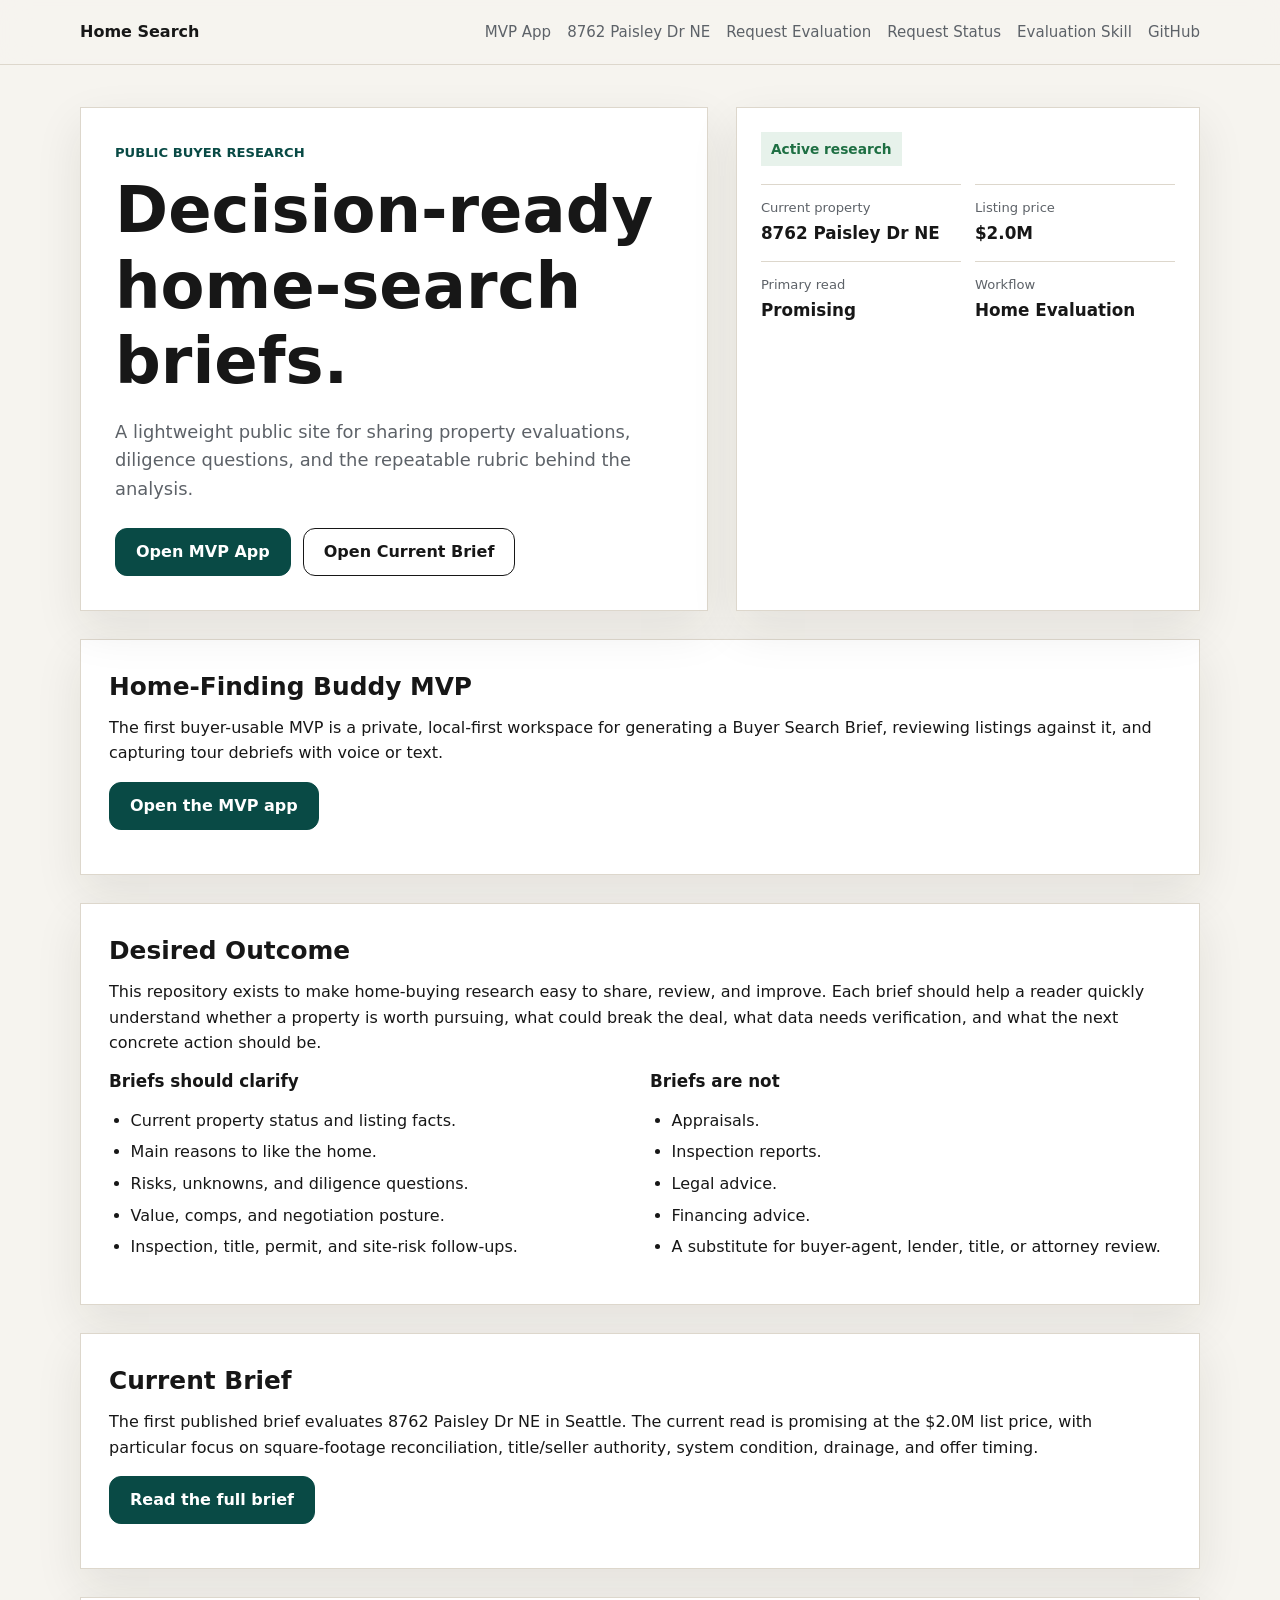
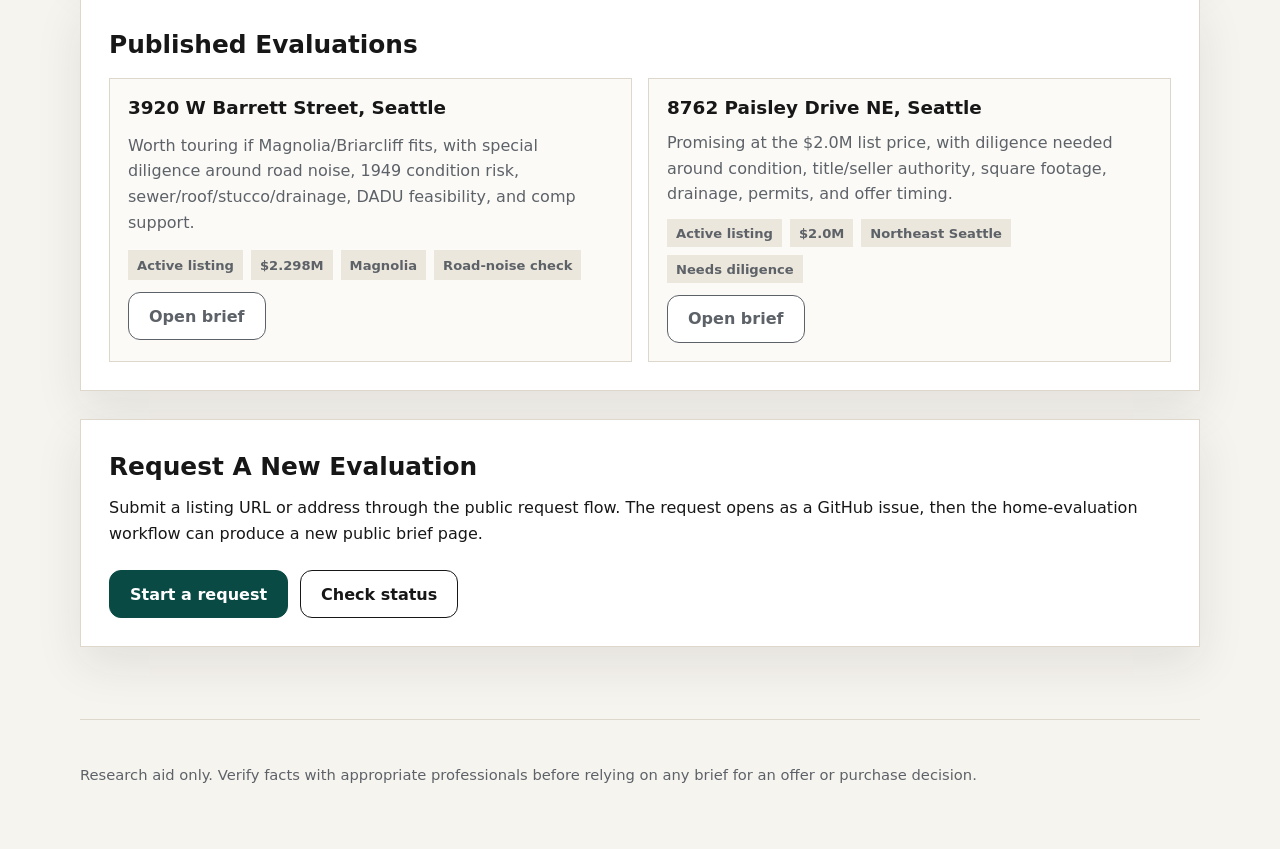
<file: index.html>
<!doctype html>
<html lang="en">
  <head>
    <meta charset="utf-8">
    <meta name="viewport" content="width=device-width, initial-scale=1">
    <title>Home Search Briefs</title>
    <meta name="description" content="Decision-ready home-search research briefs and reusable evaluation workflow.">
    <link rel="stylesheet" href="assets/site.css">
  </head>
  <body>
    <header class="site-header">
      <nav class="nav" aria-label="Primary navigation">
        <a class="brand" href="index.html">Home Search</a>
        <div class="nav-links">
          <a href="app.html">MVP App</a>
          <a href="homes/8762-paisley-drive-ne.html">8762 Paisley Dr NE</a>
          <a href="submit.html">Request Evaluation</a>
          <a href="requests.html">Request Status</a>
          <a href="skills/home-evaluation/SKILL.md">Evaluation Skill</a>
          <a href="https://github.com/mass-efa/home-search">GitHub</a>
        </div>
      </nav>
    </header>

    <main class="page">
      <section class="hero">
        <div class="hero-main">
          <p class="eyebrow">Public buyer research</p>
          <h1>Decision-ready home-search briefs.</h1>
          <p class="lede">A lightweight public site for sharing property evaluations, diligence questions, and the repeatable rubric behind the analysis.</p>
          <div class="hero-actions">
            <a class="button" href="app.html">Open MVP App</a>
            <a class="button secondary" href="homes/8762-paisley-drive-ne.html">Open Current Brief</a>
          </div>
        </div>
        <aside class="panel fact-panel" aria-label="Site outcome">
          <div class="status-pill">Active research</div>
          <div class="fact-grid">
            <div class="fact">
              <span>Current property</span>
              <strong>8762 Paisley Dr NE</strong>
            </div>
            <div class="fact">
              <span>Listing price</span>
              <strong>$2.0M</strong>
            </div>
            <div class="fact">
              <span>Primary read</span>
              <strong>Promising</strong>
            </div>
            <div class="fact">
              <span>Workflow</span>
              <strong>Home Evaluation</strong>
            </div>
          </div>
        </aside>
      </section>

      <section class="section">
        <h2>Home-Finding Buddy MVP</h2>
        <p>The first buyer-usable MVP is a private, local-first workspace for generating a Buyer Search Brief, reviewing listings against it, and capturing tour debriefs with voice or text.</p>
        <p><a class="button" href="app.html">Open the MVP app</a></p>
      </section>

      <section class="section">
        <h2>Desired Outcome</h2>
        <p>This repository exists to make home-buying research easy to share, review, and improve. Each brief should help a reader quickly understand whether a property is worth pursuing, what could break the deal, what data needs verification, and what the next concrete action should be.</p>
        <div class="split">
          <div>
            <h3>Briefs should clarify</h3>
            <ul>
              <li>Current property status and listing facts.</li>
              <li>Main reasons to like the home.</li>
              <li>Risks, unknowns, and diligence questions.</li>
              <li>Value, comps, and negotiation posture.</li>
              <li>Inspection, title, permit, and site-risk follow-ups.</li>
            </ul>
          </div>
          <div>
            <h3>Briefs are not</h3>
            <ul>
              <li>Appraisals.</li>
              <li>Inspection reports.</li>
              <li>Legal advice.</li>
              <li>Financing advice.</li>
              <li>A substitute for buyer-agent, lender, title, or attorney review.</li>
            </ul>
          </div>
        </div>
      </section>

      <section class="section">
        <h2>Current Brief</h2>
        <p>The first published brief evaluates 8762 Paisley Dr NE in Seattle. The current read is promising at the $2.0M list price, with particular focus on square-footage reconciliation, title/seller authority, system condition, drainage, and offer timing.</p>
        <p><a class="button" href="homes/8762-paisley-drive-ne.html">Read the full brief</a></p>
      </section>

      <section class="section">
        <h2>Published Evaluations</h2>
        <div class="home-list" data-home-list data-src="data/homes.json">
          <p>Loading published evaluations...</p>
        </div>
      </section>

      <section class="section">
        <h2>Request A New Evaluation</h2>
        <p>Submit a listing URL or address through the public request flow. The request opens as a GitHub issue, then the home-evaluation workflow can produce a new public brief page.</p>
        <div class="hero-actions">
          <a class="button" href="submit.html">Start a request</a>
          <a class="button secondary" href="requests.html">Check status</a>
        </div>
      </section>
    </main>

    <footer class="footer">
      <p>Research aid only. Verify facts with appropriate professionals before relying on any brief for an offer or purchase decision.</p>
    </footer>
    <script src="assets/site.js"></script>
  </body>
</html>
</file>
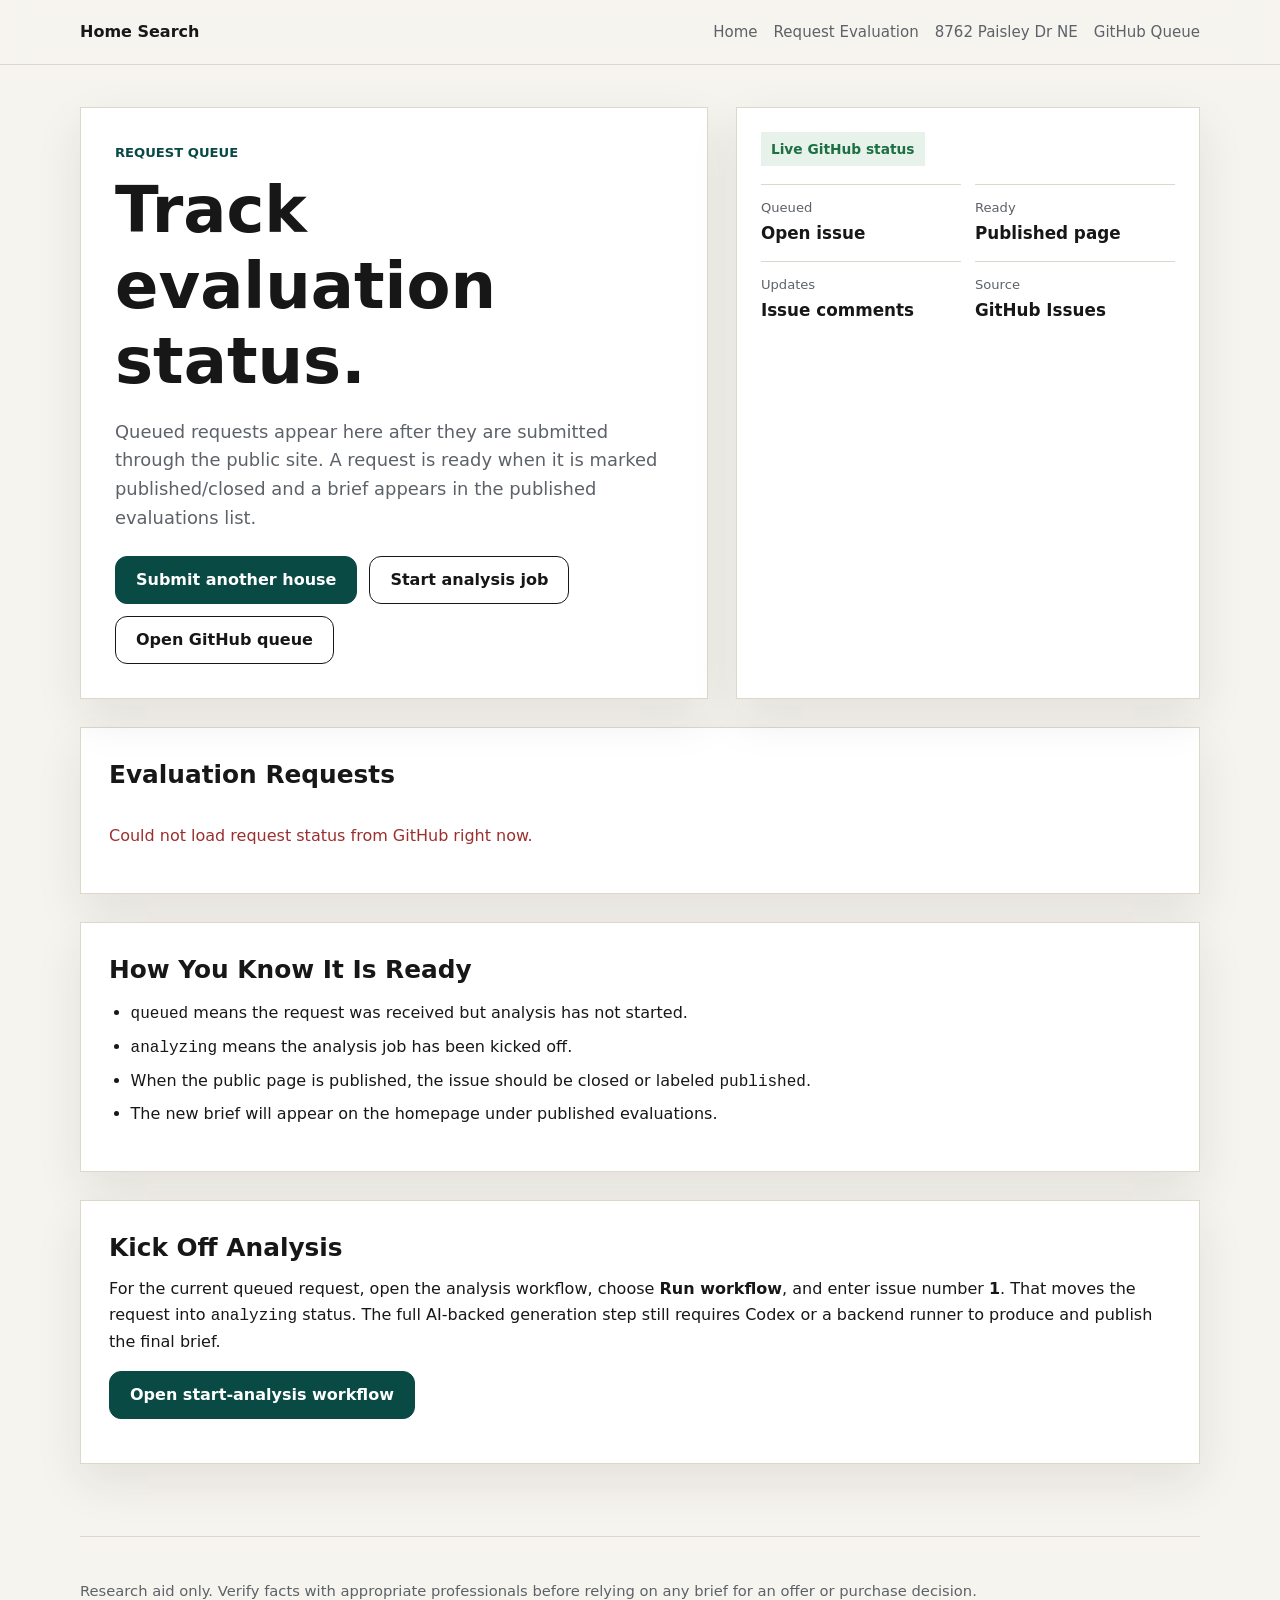
<file: requests.html>
<!doctype html>
<html lang="en">
  <head>
    <meta charset="utf-8">
    <meta name="viewport" content="width=device-width, initial-scale=1">
    <title>Home Evaluation Request Status</title>
    <meta name="description" content="Track queued and published home evaluation requests.">
    <link rel="stylesheet" href="assets/site.css">
  </head>
  <body>
    <header class="site-header">
      <nav class="nav" aria-label="Primary navigation">
        <a class="brand" href="index.html">Home Search</a>
        <div class="nav-links">
          <a href="index.html">Home</a>
          <a href="submit.html">Request Evaluation</a>
          <a href="homes/8762-paisley-drive-ne.html">8762 Paisley Dr NE</a>
          <a href="https://github.com/mass-efa/home-search/issues?q=label%3Ahome-evaluation">GitHub Queue</a>
        </div>
      </nav>
    </header>

    <main class="page">
      <section class="hero">
        <div class="hero-main">
          <p class="eyebrow">Request queue</p>
          <h1>Track evaluation status.</h1>
          <p class="lede">Queued requests appear here after they are submitted through the public site. A request is ready when it is marked published/closed and a brief appears in the published evaluations list.</p>
          <div class="hero-actions">
            <a class="button" href="submit.html">Submit another house</a>
            <a class="button secondary" href="https://github.com/mass-efa/home-search/actions/workflows/start-analysis.yml">Start analysis job</a>
            <a class="button secondary" href="https://github.com/mass-efa/home-search/issues?q=label%3Ahome-evaluation">Open GitHub queue</a>
          </div>
        </div>
        <aside class="panel fact-panel">
          <div class="status-pill">Live GitHub status</div>
          <div class="fact-grid">
            <div class="fact">
              <span>Queued</span>
              <strong>Open issue</strong>
            </div>
            <div class="fact">
              <span>Ready</span>
              <strong>Published page</strong>
            </div>
            <div class="fact">
              <span>Updates</span>
              <strong>Issue comments</strong>
            </div>
            <div class="fact">
              <span>Source</span>
              <strong>GitHub Issues</strong>
            </div>
          </div>
        </aside>
      </section>

      <section class="section">
        <h2>Evaluation Requests</h2>
        <div class="status-list" data-request-status>
          <p>Loading request status...</p>
        </div>
      </section>

      <section class="section">
        <h2>How You Know It Is Ready</h2>
        <ul>
          <li><code>queued</code> means the request was received but analysis has not started.</li>
          <li><code>analyzing</code> means the analysis job has been kicked off.</li>
          <li>When the public page is published, the issue should be closed or labeled <code>published</code>.</li>
          <li>The new brief will appear on the homepage under published evaluations.</li>
        </ul>
      </section>

      <section class="section">
        <h2>Kick Off Analysis</h2>
        <p>For the current queued request, open the analysis workflow, choose <strong>Run workflow</strong>, and enter issue number <strong>1</strong>. That moves the request into <code>analyzing</code> status. The full AI-backed generation step still requires Codex or a backend runner to produce and publish the final brief.</p>
        <p><a class="button" href="https://github.com/mass-efa/home-search/actions/workflows/start-analysis.yml">Open start-analysis workflow</a></p>
      </section>
    </main>

    <footer class="footer">
      <p>Research aid only. Verify facts with appropriate professionals before relying on any brief for an offer or purchase decision.</p>
    </footer>
    <script src="assets/site.js"></script>
  </body>
</html>
</file>
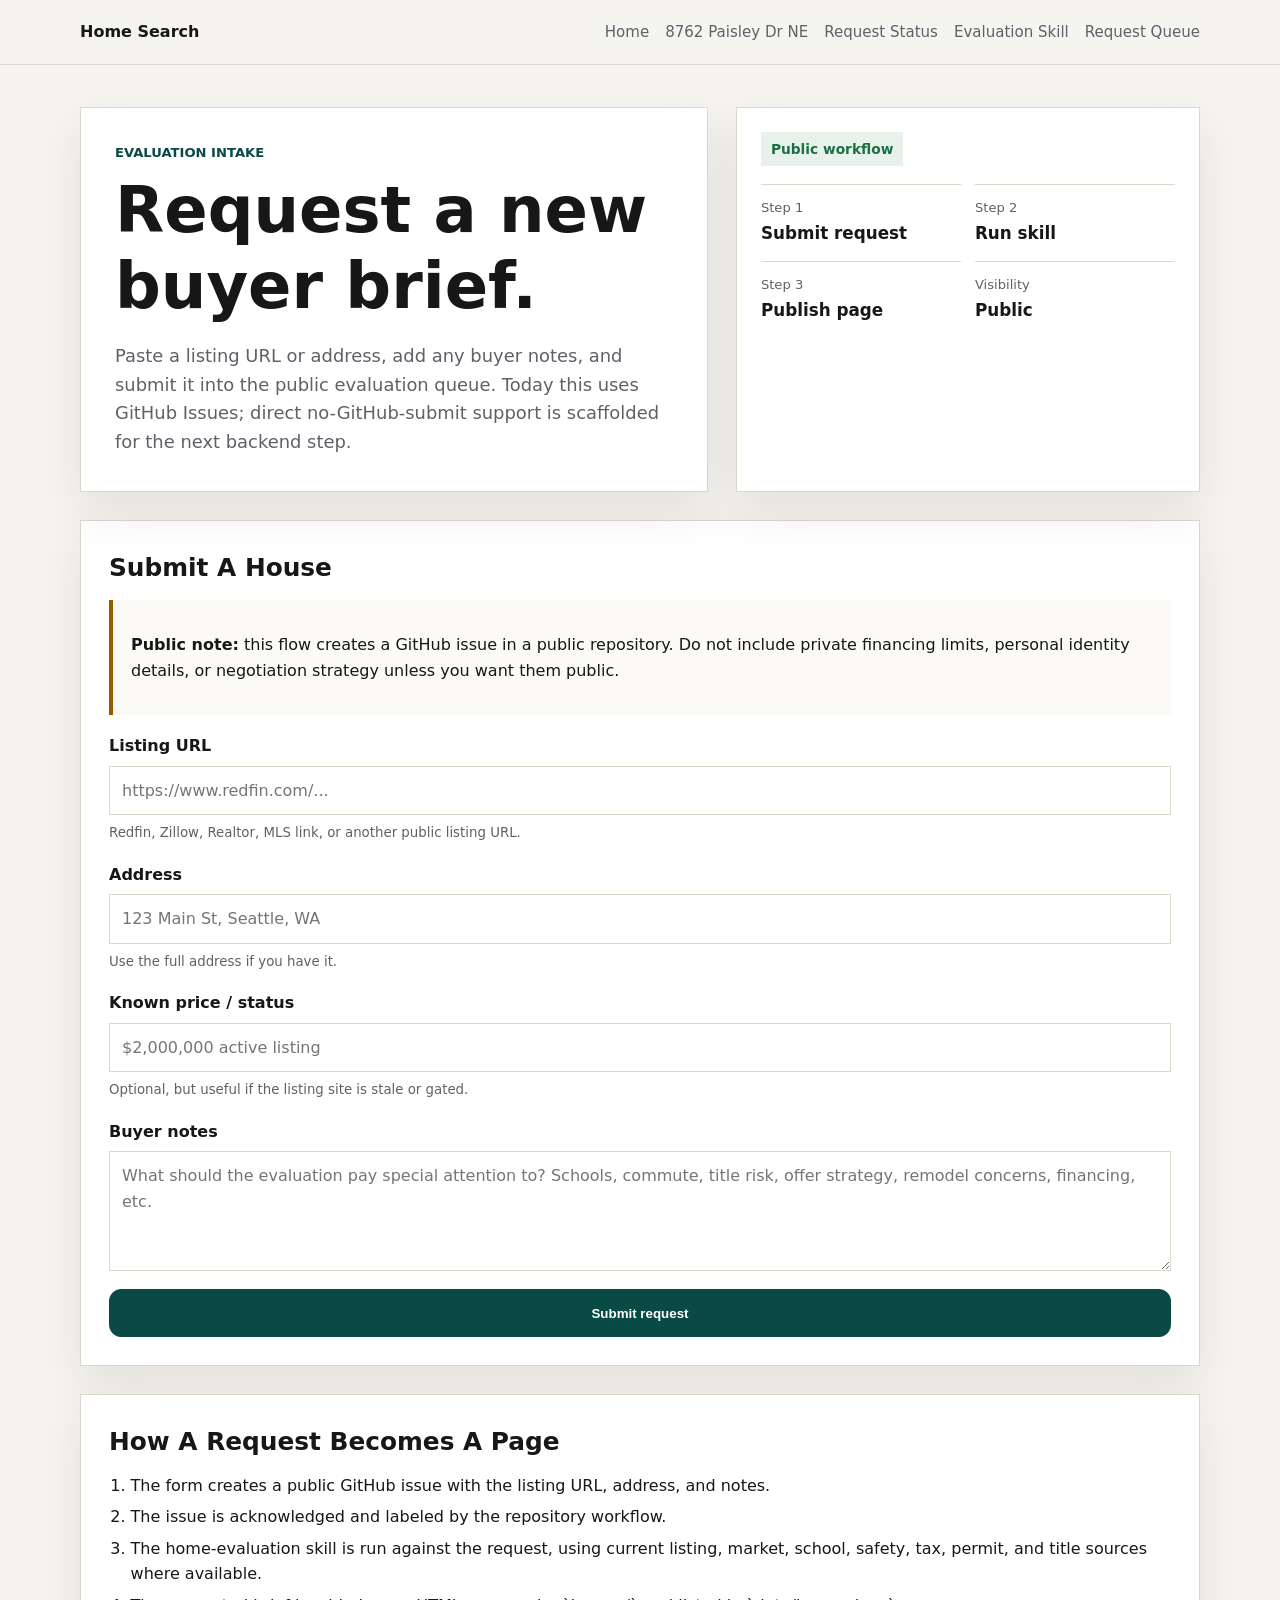
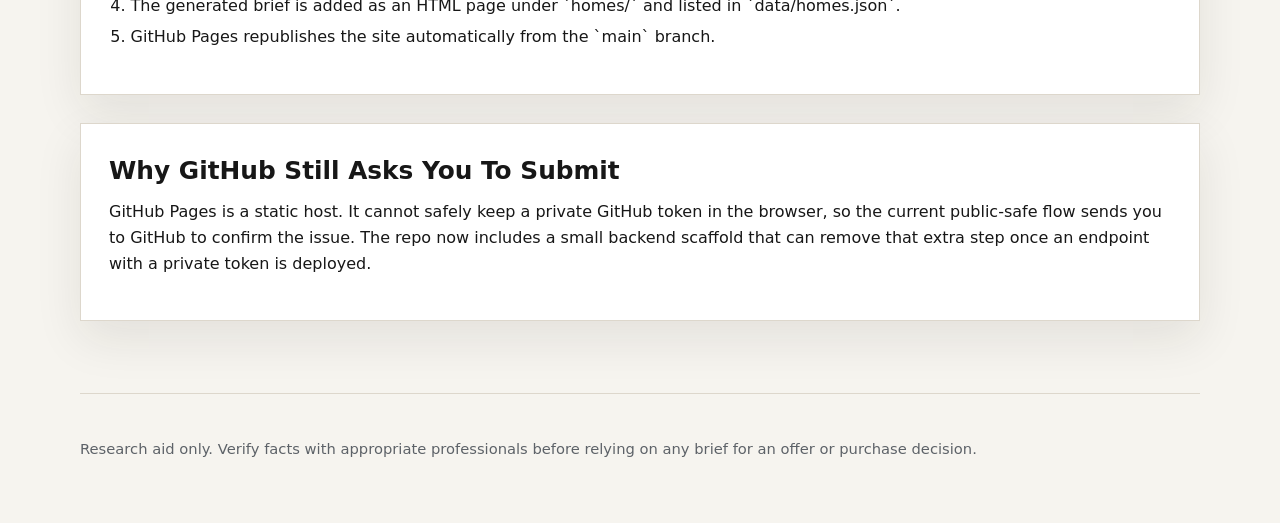
<file: submit.html>
<!doctype html>
<html lang="en">
  <head>
    <meta charset="utf-8">
    <meta name="viewport" content="width=device-width, initial-scale=1">
    <title>Request A Home Evaluation</title>
    <meta name="description" content="Submit a home for evaluation through the public home-search workflow.">
    <link rel="stylesheet" href="assets/site.css">
  </head>
  <body>
    <header class="site-header">
      <nav class="nav" aria-label="Primary navigation">
        <a class="brand" href="index.html">Home Search</a>
        <div class="nav-links">
          <a href="index.html">Home</a>
          <a href="homes/8762-paisley-drive-ne.html">8762 Paisley Dr NE</a>
          <a href="requests.html">Request Status</a>
          <a href="skills/home-evaluation/SKILL.md">Evaluation Skill</a>
          <a href="https://github.com/mass-efa/home-search/issues">Request Queue</a>
        </div>
      </nav>
    </header>

    <main class="page">
      <section class="hero">
        <div class="hero-main">
          <p class="eyebrow">Evaluation intake</p>
          <h1>Request a new buyer brief.</h1>
          <p class="lede">Paste a listing URL or address, add any buyer notes, and submit it into the public evaluation queue. Today this uses GitHub Issues; direct no-GitHub-submit support is scaffolded for the next backend step.</p>
        </div>
        <aside class="panel fact-panel">
          <div class="status-pill">Public workflow</div>
          <div class="fact-grid">
            <div class="fact">
              <span>Step 1</span>
              <strong>Submit request</strong>
            </div>
            <div class="fact">
              <span>Step 2</span>
              <strong>Run skill</strong>
            </div>
            <div class="fact">
              <span>Step 3</span>
              <strong>Publish page</strong>
            </div>
            <div class="fact">
              <span>Visibility</span>
              <strong>Public</strong>
            </div>
          </div>
        </aside>
      </section>

      <section class="section">
        <h2>Submit A House</h2>
        <div class="callout warning">
          <p><strong>Public note:</strong> this flow creates a GitHub issue in a public repository. Do not include private financing limits, personal identity details, or negotiation strategy unless you want them public.</p>
        </div>
        <form class="form-grid" data-request-form>
          <div class="field">
            <label for="listingUrl">Listing URL</label>
            <input id="listingUrl" name="listingUrl" type="url" placeholder="https://www.redfin.com/..." autocomplete="url">
            <small>Redfin, Zillow, Realtor, MLS link, or another public listing URL.</small>
          </div>

          <div class="field">
            <label for="address">Address</label>
            <input id="address" name="address" type="text" placeholder="123 Main St, Seattle, WA">
            <small>Use the full address if you have it.</small>
          </div>

          <div class="field">
            <label for="price">Known price / status</label>
            <input id="price" name="price" type="text" placeholder="$2,000,000 active listing">
            <small>Optional, but useful if the listing site is stale or gated.</small>
          </div>

          <div class="field">
            <label for="notes">Buyer notes</label>
            <textarea id="notes" name="notes" placeholder="What should the evaluation pay special attention to? Schools, commute, title risk, offer strategy, remodel concerns, financing, etc."></textarea>
          </div>

          <button class="button" type="submit">Submit request</button>
        </form>

        <div class="generated-link" data-generated-link>
          <h3>Request Ready</h3>
          <p data-fallback-copy>Open the GitHub issue link below, review the text, and submit it. That issue becomes the public queue item for evaluation and publishing.</p>
          <p data-direct-copy hidden>Your request was submitted to the queue. Use the status page to track it.</p>
          <p><a class="button" href="#" data-issue-link>Open GitHub issue</a></p>
          <p><a class="button secondary" href="requests.html">Check request status</a></p>
          <div class="field">
            <label for="requestBody">Generated issue body</label>
            <textarea id="requestBody" class="copy-box" data-request-body readonly></textarea>
          </div>
        </div>
      </section>

      <section class="section">
        <h2>How A Request Becomes A Page</h2>
        <ol>
          <li>The form creates a public GitHub issue with the listing URL, address, and notes.</li>
          <li>The issue is acknowledged and labeled by the repository workflow.</li>
          <li>The home-evaluation skill is run against the request, using current listing, market, school, safety, tax, permit, and title sources where available.</li>
          <li>The generated brief is added as an HTML page under `homes/` and listed in `data/homes.json`.</li>
          <li>GitHub Pages republishes the site automatically from the `main` branch.</li>
        </ol>
      </section>

      <section class="section">
        <h2>Why GitHub Still Asks You To Submit</h2>
        <p>GitHub Pages is a static host. It cannot safely keep a private GitHub token in the browser, so the current public-safe flow sends you to GitHub to confirm the issue. The repo now includes a small backend scaffold that can remove that extra step once an endpoint with a private token is deployed.</p>
      </section>
    </main>

    <footer class="footer">
      <p>Research aid only. Verify facts with appropriate professionals before relying on any brief for an offer or purchase decision.</p>
    </footer>
    <script src="assets/config.js"></script>
    <script src="assets/site.js"></script>
  </body>
</html>
</file>
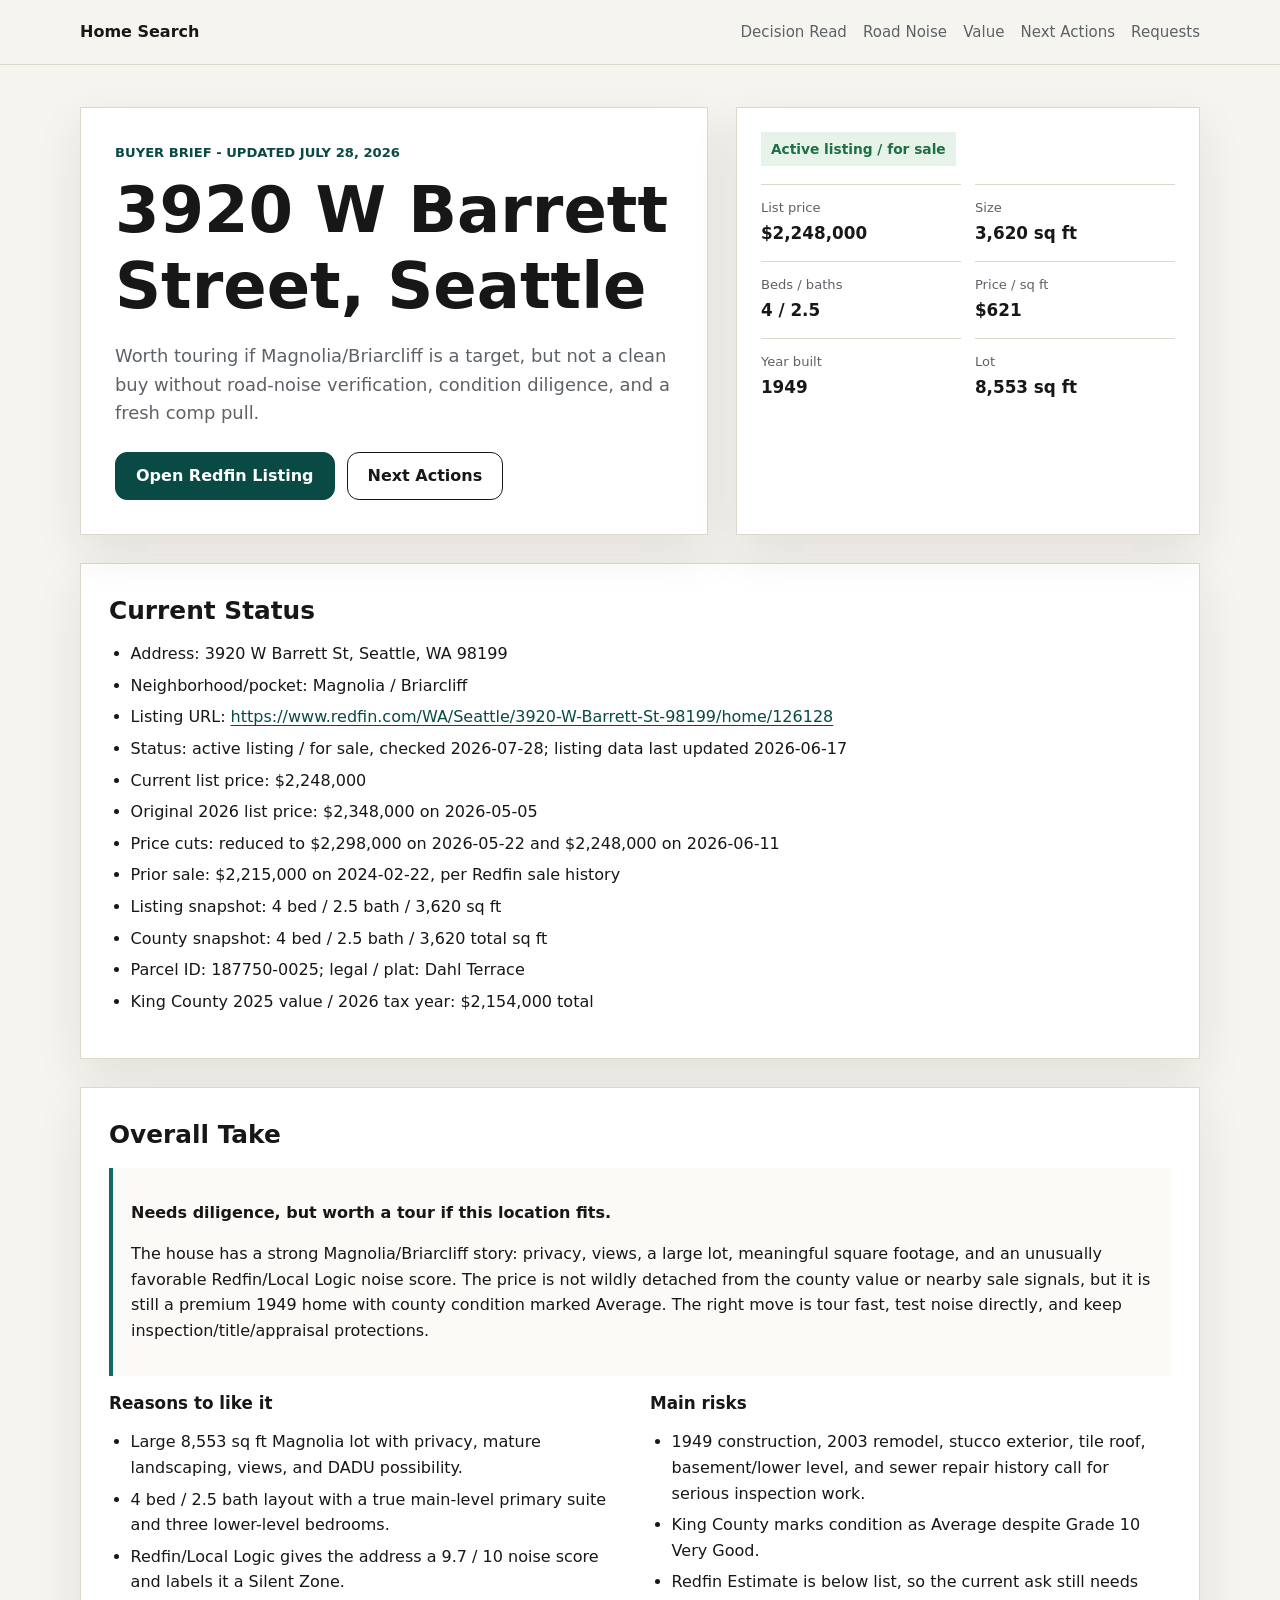
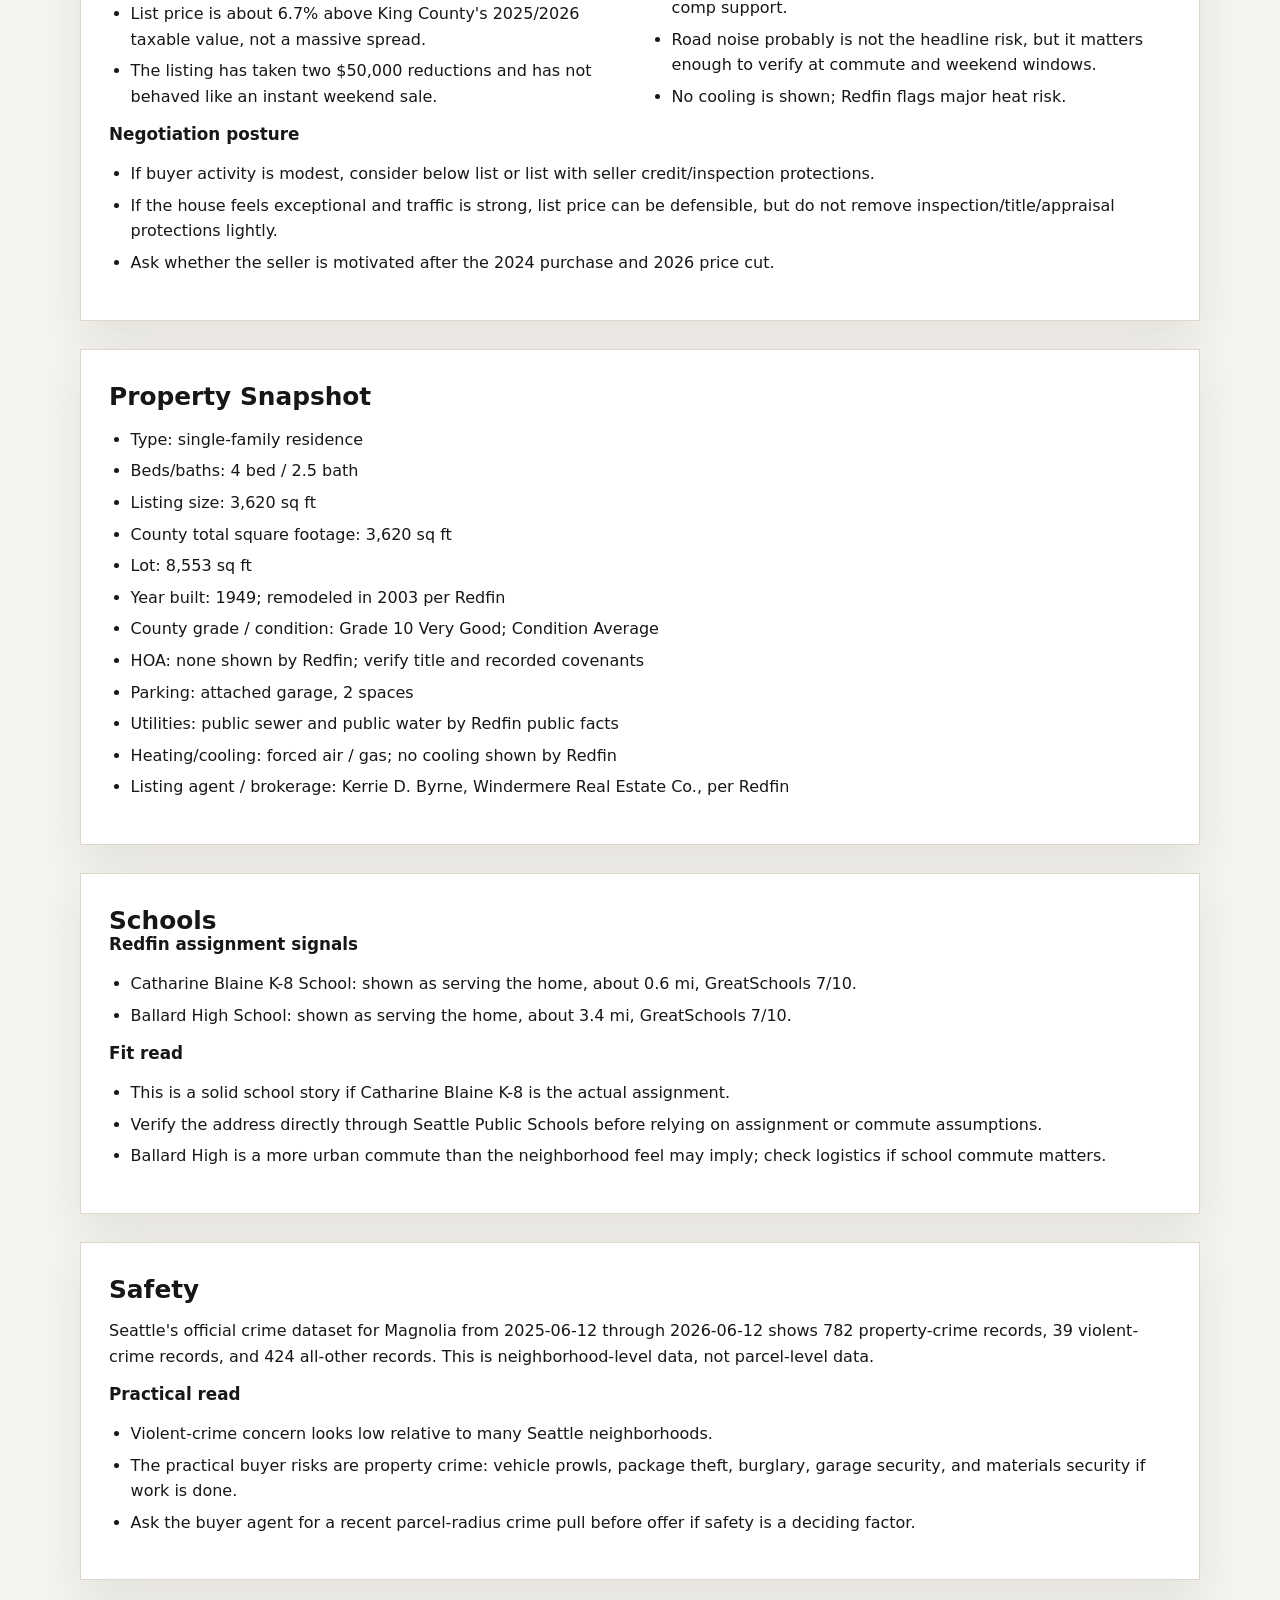
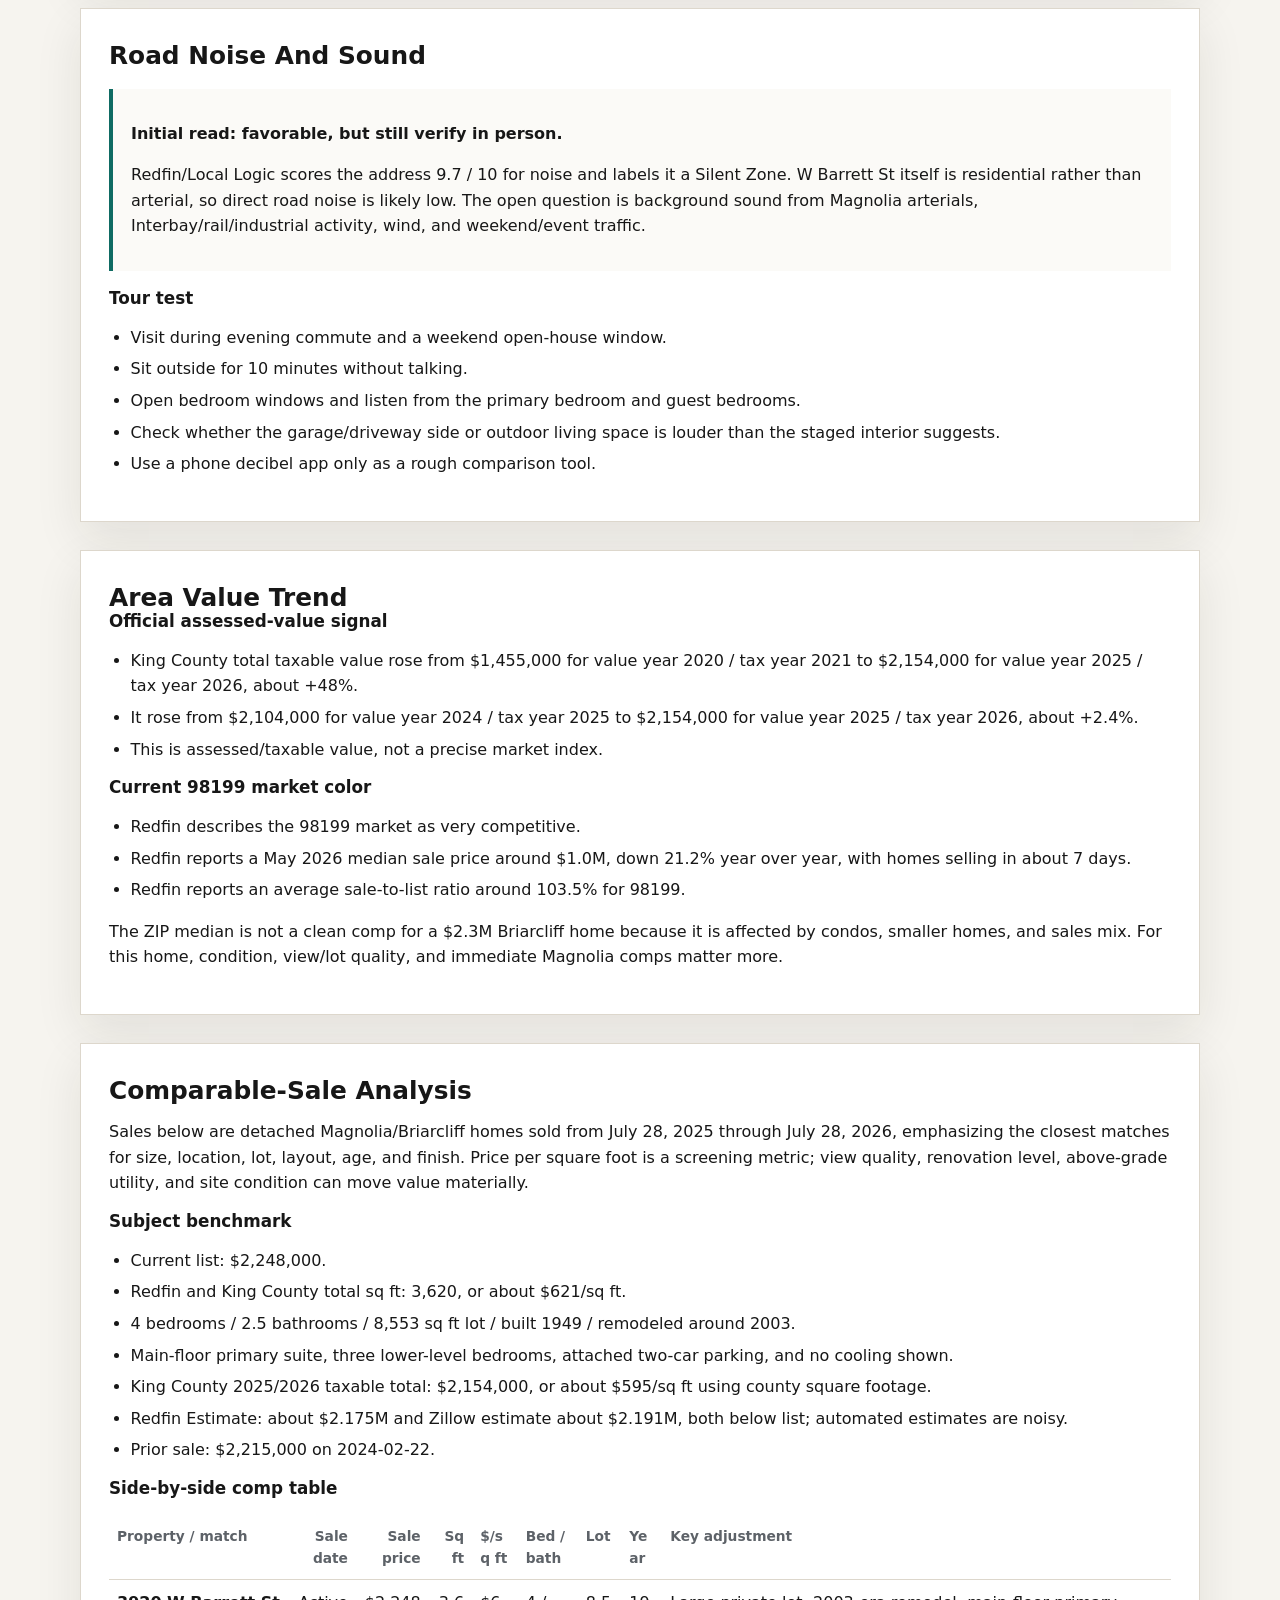
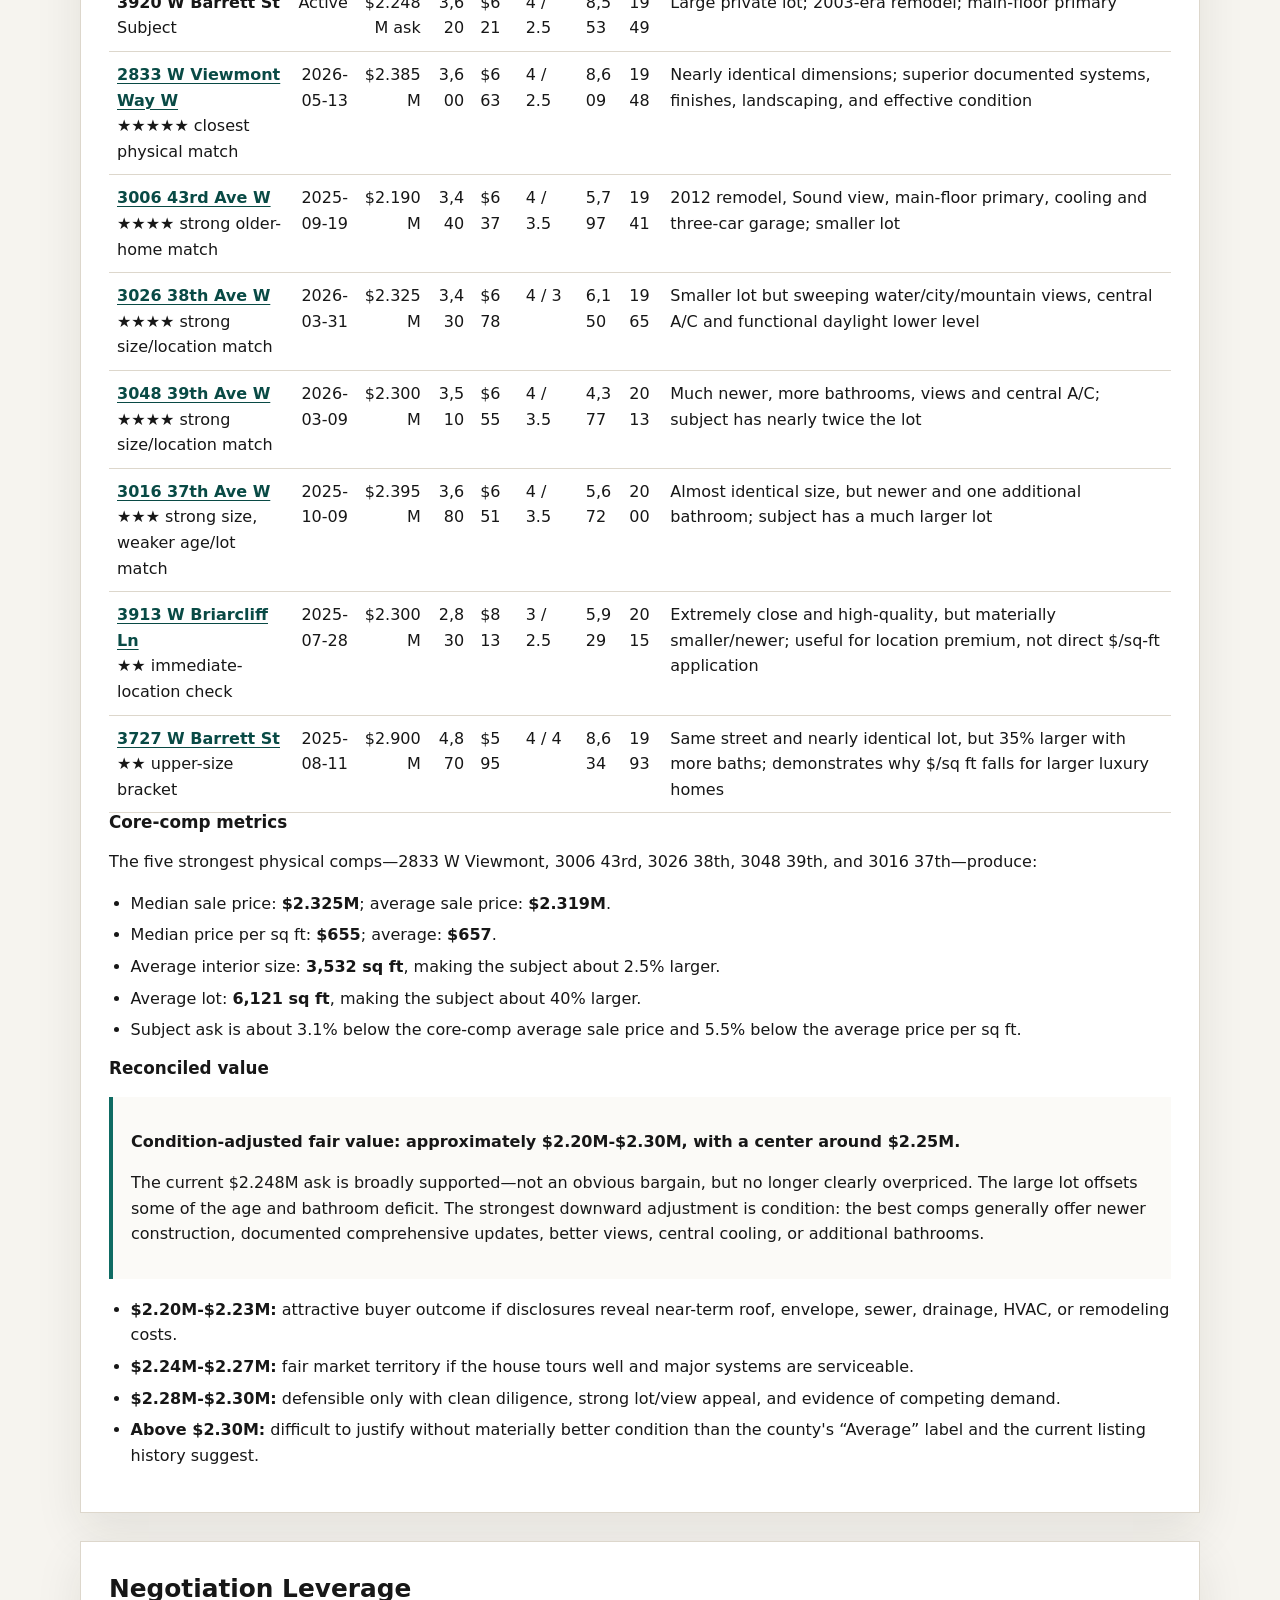
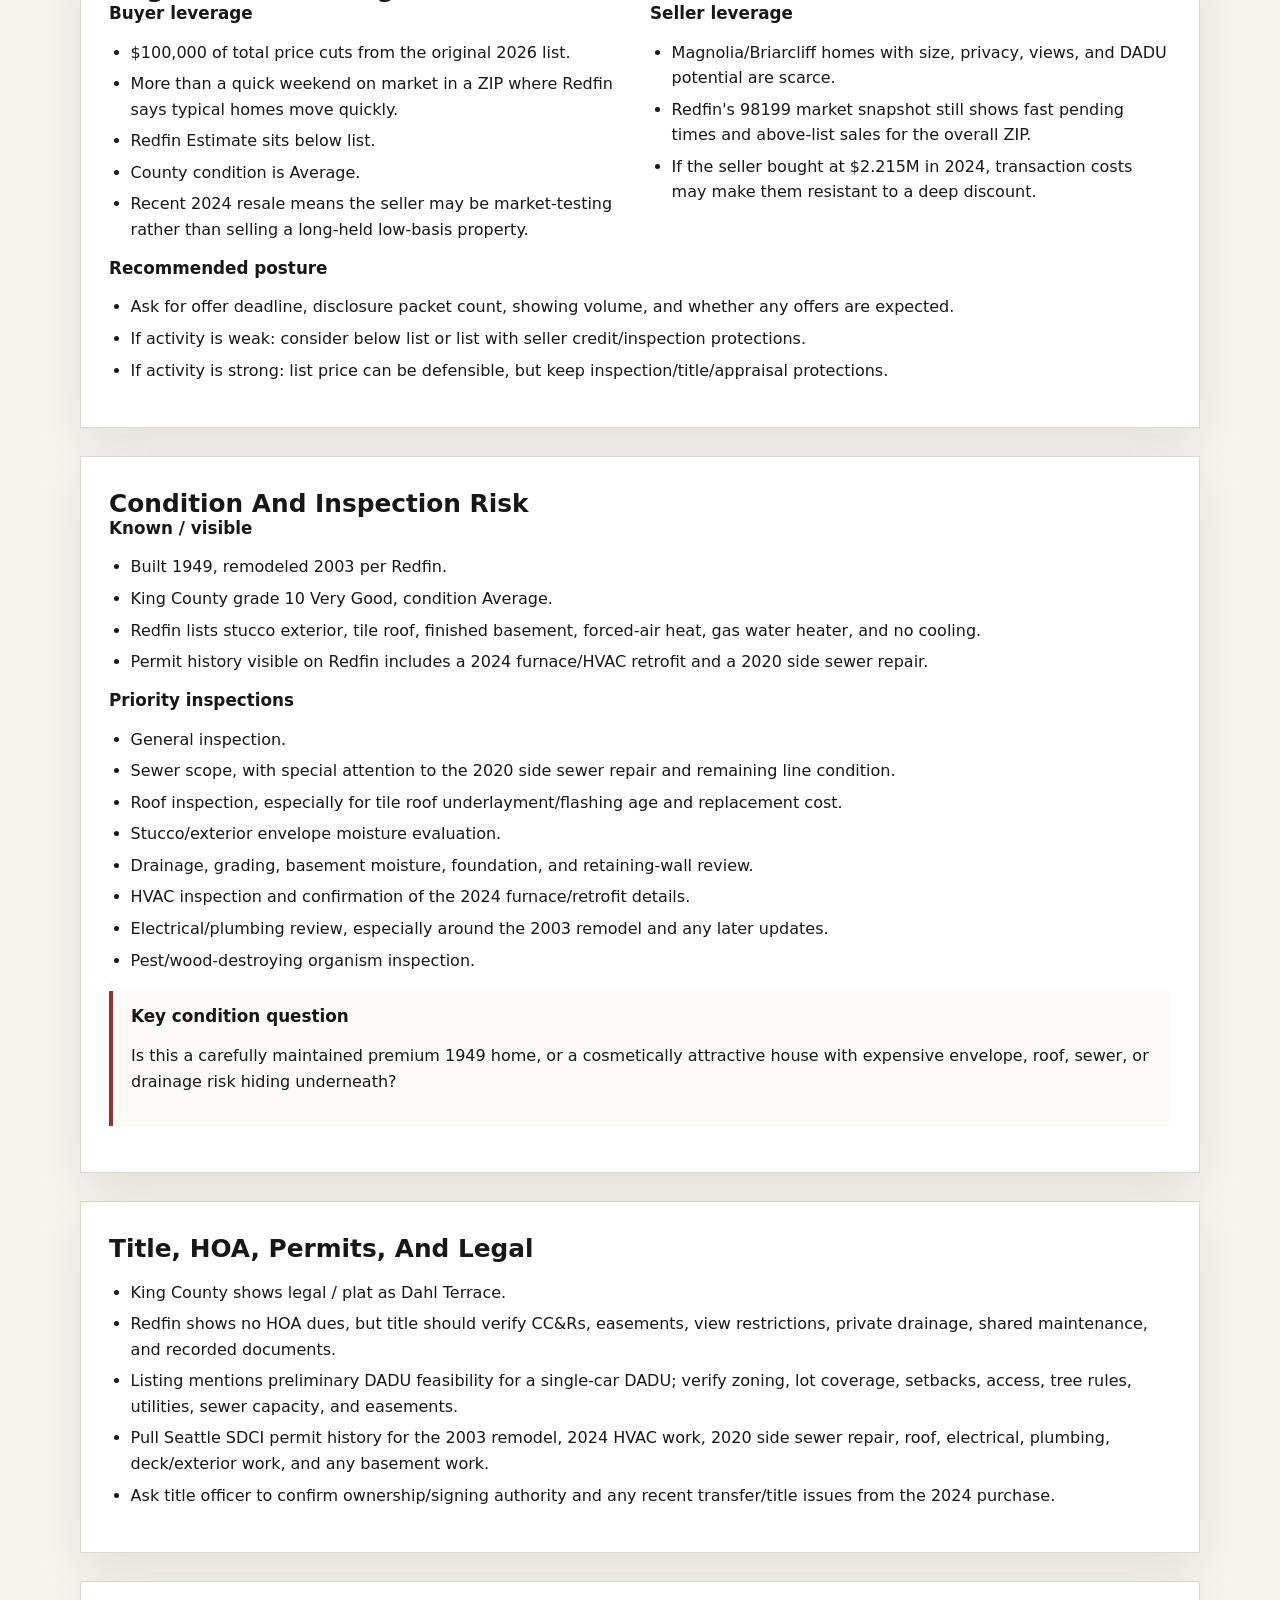
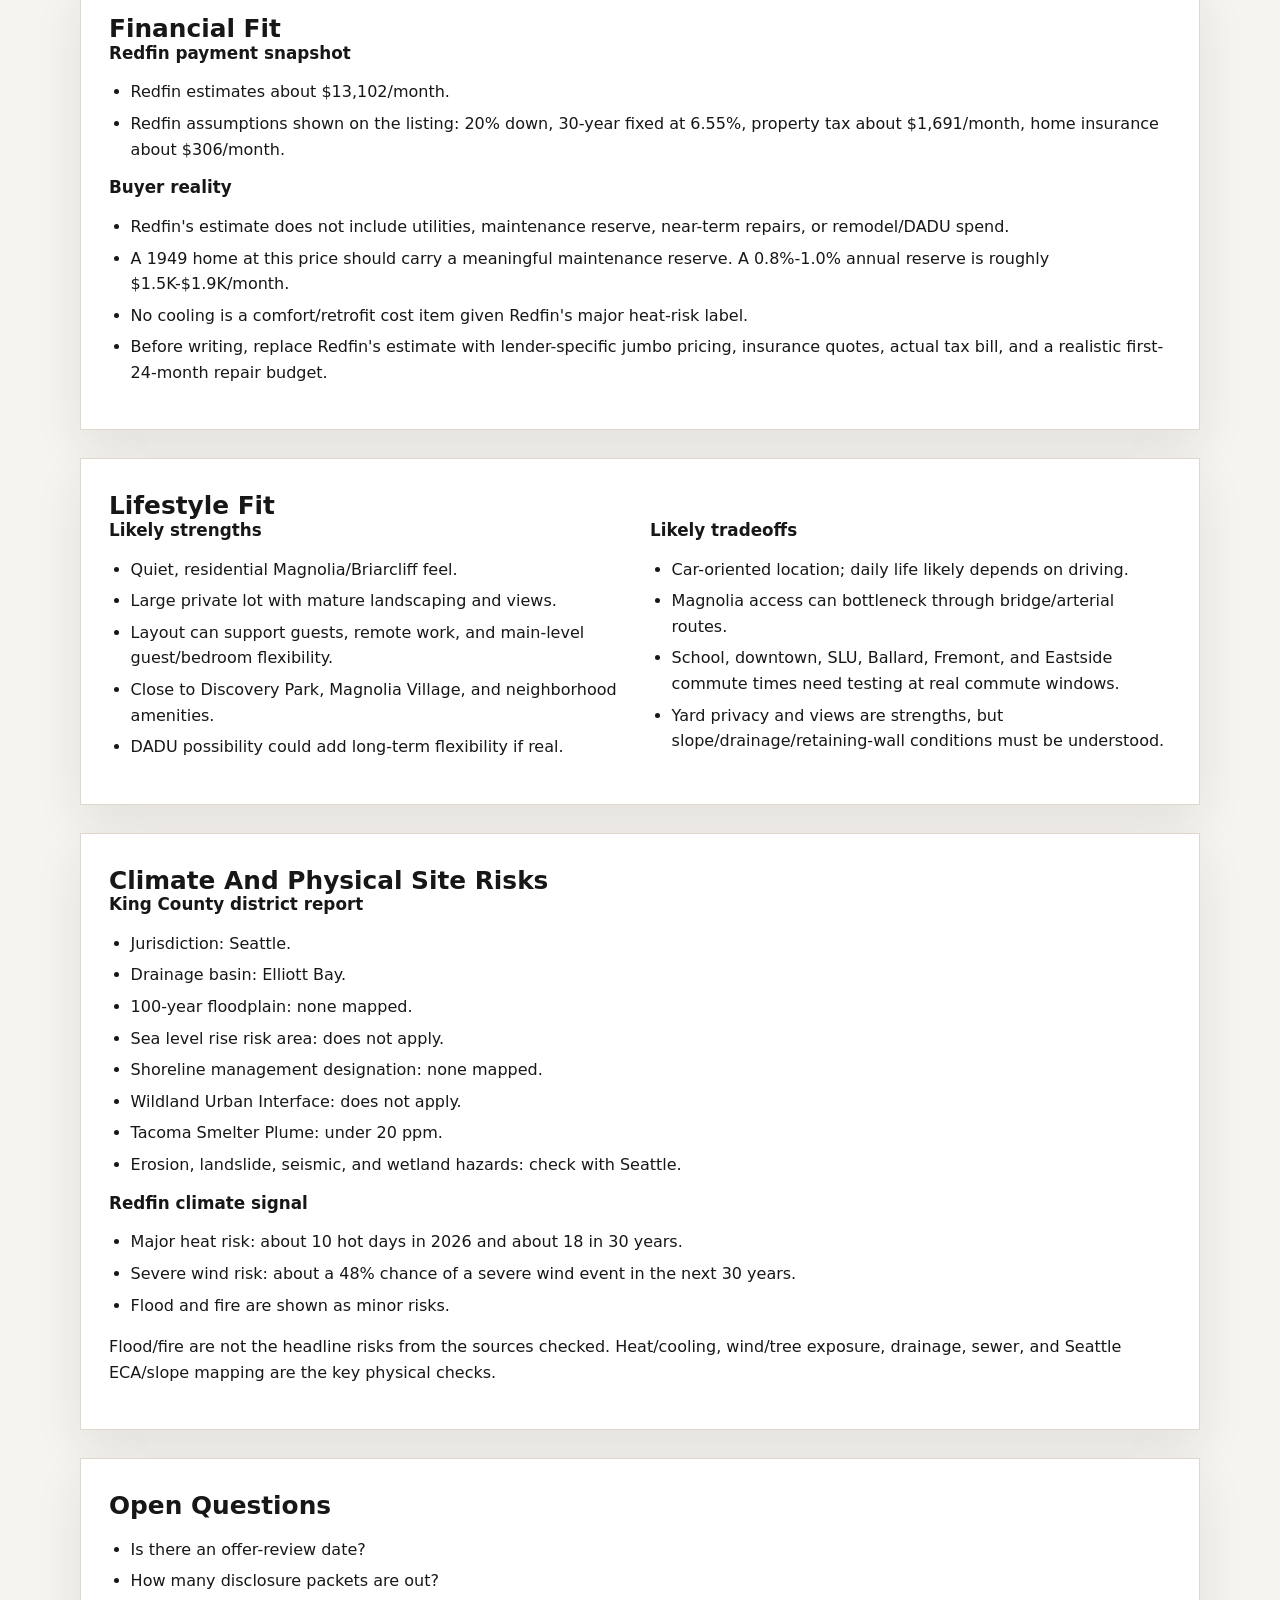
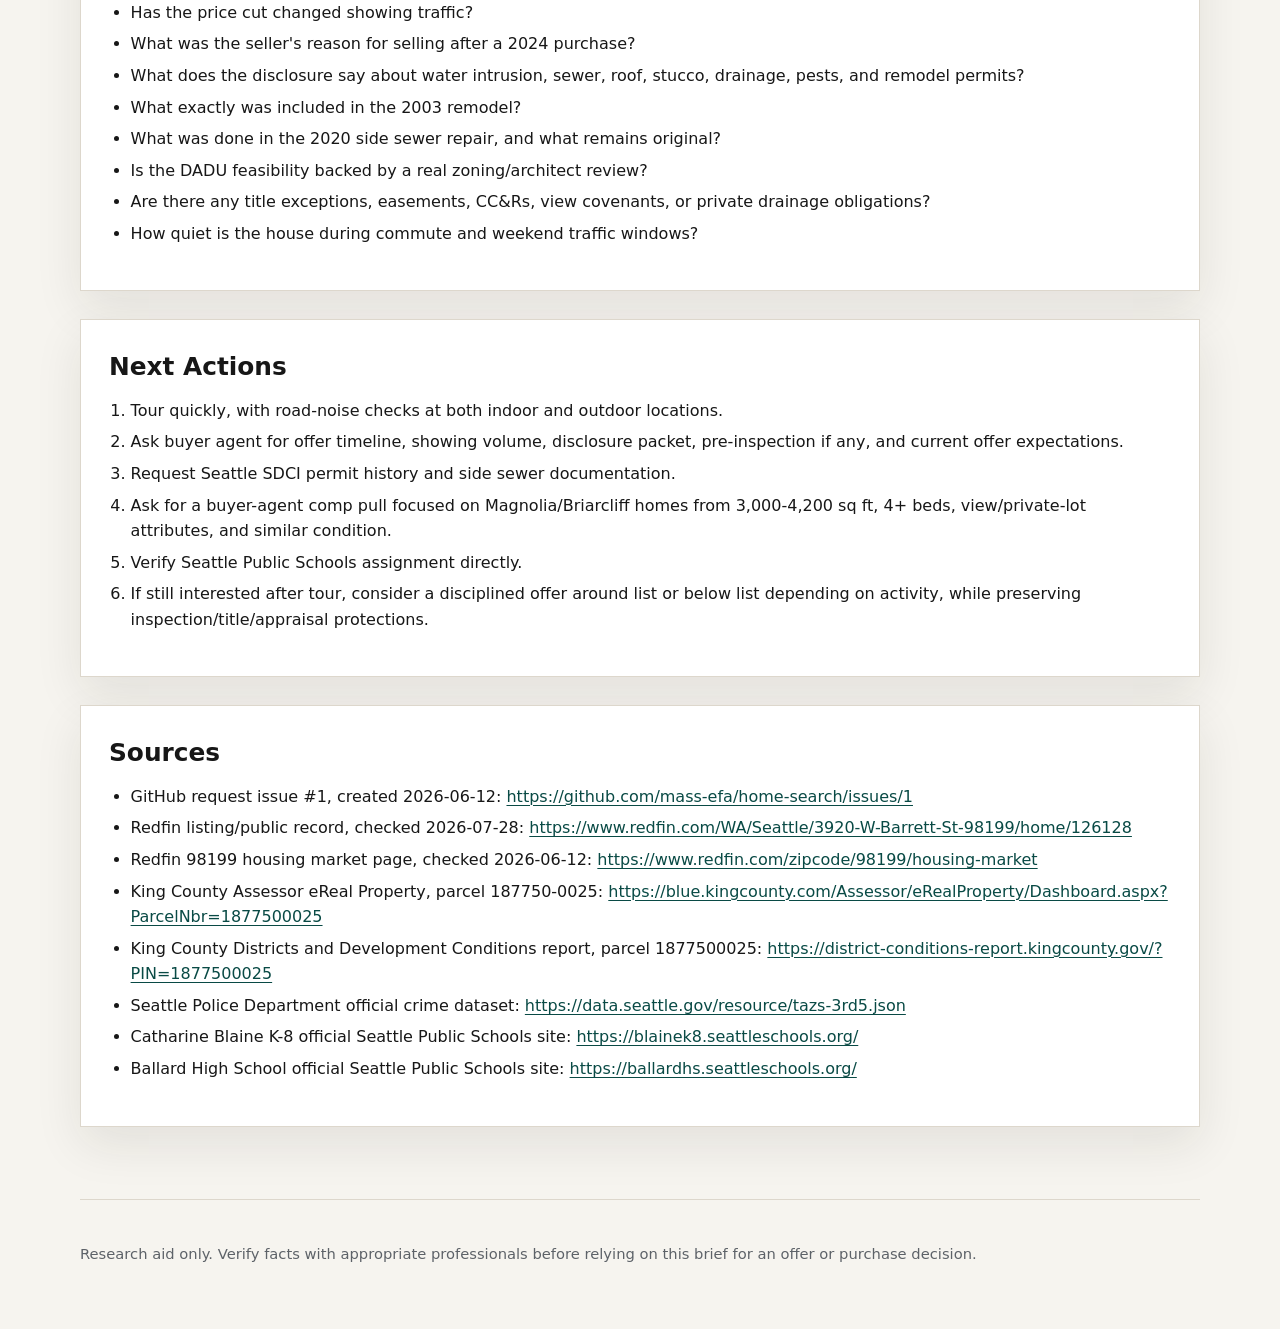
<file: homes/3920-w-barrett-st-seattle-wa-98199.html>
<!doctype html>
<html lang="en">
  <head>
    <meta charset="utf-8">
    <meta name="viewport" content="width=device-width, initial-scale=1">
    <title>3920 W Barrett Street Buyer Brief</title>
    <meta name="description" content="Buyer brief for 3920 W Barrett St, Seattle, WA 98199.">
    <link rel="stylesheet" href="../assets/site.css">
  </head>
  <body>
    <header class="site-header">
      <nav class="nav" aria-label="Primary navigation">
        <a class="brand" href="../index.html">Home Search</a>
        <div class="nav-links">
          <a href="#overall">Decision Read</a>
          <a href="#noise">Road Noise</a>
          <a href="#value">Value</a>
          <a href="#next-actions">Next Actions</a>
          <a href="../requests.html">Requests</a>
        </div>
      </nav>
    </header>

    <main class="page">
      <section class="hero">
        <div class="hero-main">
          <p class="eyebrow">Buyer brief - updated July 28, 2026</p>
          <h1>3920 W Barrett Street, Seattle</h1>
          <p class="lede">Worth touring if Magnolia/Briarcliff is a target, but not a clean buy without road-noise verification, condition diligence, and a fresh comp pull.</p>
          <div class="hero-actions">
            <a class="button" href="https://www.redfin.com/WA/Seattle/3920-W-Barrett-St-98199/home/126128">Open Redfin Listing</a>
            <a class="button secondary" href="#next-actions">Next Actions</a>
          </div>
        </div>
        <aside class="panel fact-panel" aria-label="Property snapshot">
          <div class="status-pill">Active listing / for sale</div>
          <div class="fact-grid">
            <div class="fact">
              <span>List price</span>
              <strong>$2,248,000</strong>
            </div>
            <div class="fact">
              <span>Size</span>
              <strong>3,620 sq ft</strong>
            </div>
            <div class="fact">
              <span>Beds / baths</span>
              <strong>4 / 2.5</strong>
            </div>
            <div class="fact">
              <span>Price / sq ft</span>
              <strong>$621</strong>
            </div>
            <div class="fact">
              <span>Year built</span>
              <strong>1949</strong>
            </div>
            <div class="fact">
              <span>Lot</span>
              <strong>8,553 sq ft</strong>
            </div>
          </div>
        </aside>
      </section>

      <section class="section" id="current-status">
        <h2>Current Status</h2>
        <ul>
          <li>Address: 3920 W Barrett St, Seattle, WA 98199</li>
          <li>Neighborhood/pocket: Magnolia / Briarcliff</li>
          <li>Listing URL: <a href="https://www.redfin.com/WA/Seattle/3920-W-Barrett-St-98199/home/126128">https://www.redfin.com/WA/Seattle/3920-W-Barrett-St-98199/home/126128</a></li>
          <li>Status: active listing / for sale, checked 2026-07-28; listing data last updated 2026-06-17</li>
          <li>Current list price: $2,248,000</li>
          <li>Original 2026 list price: $2,348,000 on 2026-05-05</li>
          <li>Price cuts: reduced to $2,298,000 on 2026-05-22 and $2,248,000 on 2026-06-11</li>
          <li>Prior sale: $2,215,000 on 2024-02-22, per Redfin sale history</li>
          <li>Listing snapshot: 4 bed / 2.5 bath / 3,620 sq ft</li>
          <li>County snapshot: 4 bed / 2.5 bath / 3,620 total sq ft</li>
          <li>Parcel ID: 187750-0025; legal / plat: Dahl Terrace</li>
          <li>King County 2025 value / 2026 tax year: $2,154,000 total</li>
        </ul>
      </section>

      <section class="section" id="overall">
        <h2>Overall Take</h2>
        <div class="callout">
          <p><strong>Needs diligence, but worth a tour if this location fits.</strong></p>
          <p>The house has a strong Magnolia/Briarcliff story: privacy, views, a large lot, meaningful square footage, and an unusually favorable Redfin/Local Logic noise score. The price is not wildly detached from the county value or nearby sale signals, but it is still a premium 1949 home with county condition marked Average. The right move is tour fast, test noise directly, and keep inspection/title/appraisal protections.</p>
        </div>

        <div class="split">
          <div>
            <h3>Reasons to like it</h3>
            <ul>
              <li>Large 8,553 sq ft Magnolia lot with privacy, mature landscaping, views, and DADU possibility.</li>
              <li>4 bed / 2.5 bath layout with a true main-level primary suite and three lower-level bedrooms.</li>
              <li>Redfin/Local Logic gives the address a 9.7 / 10 noise score and labels it a Silent Zone.</li>
              <li>List price is about 6.7% above King County's 2025/2026 taxable value, not a massive spread.</li>
              <li>The listing has taken two $50,000 reductions and has not behaved like an instant weekend sale.</li>
            </ul>
          </div>
          <div>
            <h3>Main risks</h3>
            <ul>
              <li>1949 construction, 2003 remodel, stucco exterior, tile roof, basement/lower level, and sewer repair history call for serious inspection work.</li>
              <li>King County marks condition as Average despite Grade 10 Very Good.</li>
              <li>Redfin Estimate is below list, so the current ask still needs comp support.</li>
              <li>Road noise probably is not the headline risk, but it matters enough to verify at commute and weekend windows.</li>
              <li>No cooling is shown; Redfin flags major heat risk.</li>
            </ul>
          </div>
        </div>

        <h3>Negotiation posture</h3>
        <ul>
          <li>If buyer activity is modest, consider below list or list with seller credit/inspection protections.</li>
          <li>If the house feels exceptional and traffic is strong, list price can be defensible, but do not remove inspection/title/appraisal protections lightly.</li>
          <li>Ask whether the seller is motivated after the 2024 purchase and 2026 price cut.</li>
        </ul>
      </section>

      <section class="section" id="snapshot">
        <h2>Property Snapshot</h2>
        <ul>
          <li>Type: single-family residence</li>
          <li>Beds/baths: 4 bed / 2.5 bath</li>
          <li>Listing size: 3,620 sq ft</li>
          <li>County total square footage: 3,620 sq ft</li>
          <li>Lot: 8,553 sq ft</li>
          <li>Year built: 1949; remodeled in 2003 per Redfin</li>
          <li>County grade / condition: Grade 10 Very Good; Condition Average</li>
          <li>HOA: none shown by Redfin; verify title and recorded covenants</li>
          <li>Parking: attached garage, 2 spaces</li>
          <li>Utilities: public sewer and public water by Redfin public facts</li>
          <li>Heating/cooling: forced air / gas; no cooling shown by Redfin</li>
          <li>Listing agent / brokerage: Kerrie D. Byrne, Windermere Real Estate Co., per Redfin</li>
        </ul>
      </section>

      <section class="section" id="schools">
        <h2>Schools</h2>
        <h3>Redfin assignment signals</h3>
        <ul>
          <li>Catharine Blaine K-8 School: shown as serving the home, about 0.6 mi, GreatSchools 7/10.</li>
          <li>Ballard High School: shown as serving the home, about 3.4 mi, GreatSchools 7/10.</li>
        </ul>
        <h3>Fit read</h3>
        <ul>
          <li>This is a solid school story if Catharine Blaine K-8 is the actual assignment.</li>
          <li>Verify the address directly through Seattle Public Schools before relying on assignment or commute assumptions.</li>
          <li>Ballard High is a more urban commute than the neighborhood feel may imply; check logistics if school commute matters.</li>
        </ul>
      </section>

      <section class="section" id="safety">
        <h2>Safety</h2>
        <p>Seattle's official crime dataset for Magnolia from 2025-06-12 through 2026-06-12 shows 782 property-crime records, 39 violent-crime records, and 424 all-other records. This is neighborhood-level data, not parcel-level data.</p>
        <h3>Practical read</h3>
        <ul>
          <li>Violent-crime concern looks low relative to many Seattle neighborhoods.</li>
          <li>The practical buyer risks are property crime: vehicle prowls, package theft, burglary, garage security, and materials security if work is done.</li>
          <li>Ask the buyer agent for a recent parcel-radius crime pull before offer if safety is a deciding factor.</li>
        </ul>
      </section>

      <section class="section" id="noise">
        <h2>Road Noise And Sound</h2>
        <div class="callout">
          <p><strong>Initial read: favorable, but still verify in person.</strong></p>
          <p>Redfin/Local Logic scores the address 9.7 / 10 for noise and labels it a Silent Zone. W Barrett St itself is residential rather than arterial, so direct road noise is likely low. The open question is background sound from Magnolia arterials, Interbay/rail/industrial activity, wind, and weekend/event traffic.</p>
        </div>
        <h3>Tour test</h3>
        <ul>
          <li>Visit during evening commute and a weekend open-house window.</li>
          <li>Sit outside for 10 minutes without talking.</li>
          <li>Open bedroom windows and listen from the primary bedroom and guest bedrooms.</li>
          <li>Check whether the garage/driveway side or outdoor living space is louder than the staged interior suggests.</li>
          <li>Use a phone decibel app only as a rough comparison tool.</li>
        </ul>
      </section>

      <section class="section" id="area-trend">
        <h2>Area Value Trend</h2>
        <h3>Official assessed-value signal</h3>
        <ul>
          <li>King County total taxable value rose from $1,455,000 for value year 2020 / tax year 2021 to $2,154,000 for value year 2025 / tax year 2026, about +48%.</li>
          <li>It rose from $2,104,000 for value year 2024 / tax year 2025 to $2,154,000 for value year 2025 / tax year 2026, about +2.4%.</li>
          <li>This is assessed/taxable value, not a precise market index.</li>
        </ul>
        <h3>Current 98199 market color</h3>
        <ul>
          <li>Redfin describes the 98199 market as very competitive.</li>
          <li>Redfin reports a May 2026 median sale price around $1.0M, down 21.2% year over year, with homes selling in about 7 days.</li>
          <li>Redfin reports an average sale-to-list ratio around 103.5% for 98199.</li>
        </ul>
        <p>The ZIP median is not a clean comp for a $2.3M Briarcliff home because it is affected by condos, smaller homes, and sales mix. For this home, condition, view/lot quality, and immediate Magnolia comps matter more.</p>
      </section>

      <section class="section" id="value">
        <h2>Comparable-Sale Analysis</h2>
        <p>Sales below are detached Magnolia/Briarcliff homes sold from July 28, 2025 through July 28, 2026, emphasizing the closest matches for size, location, lot, layout, age, and finish. Price per square foot is a screening metric; view quality, renovation level, above-grade utility, and site condition can move value materially.</p>

        <h3>Subject benchmark</h3>
        <ul>
          <li>Current list: $2,248,000.</li>
          <li>Redfin and King County total sq ft: 3,620, or about $621/sq ft.</li>
          <li>4 bedrooms / 2.5 bathrooms / 8,553 sq ft lot / built 1949 / remodeled around 2003.</li>
          <li>Main-floor primary suite, three lower-level bedrooms, attached two-car parking, and no cooling shown.</li>
          <li>King County 2025/2026 taxable total: $2,154,000, or about $595/sq ft using county square footage.</li>
          <li>Redfin Estimate: about $2.175M and Zillow estimate about $2.191M, both below list; automated estimates are noisy.</li>
          <li>Prior sale: $2,215,000 on 2024-02-22.</li>
        </ul>

        <h3>Side-by-side comp table</h3>
        <table class="data-table">
          <thead>
            <tr>
              <th>Property / match</th>
              <th>Sale date</th>
              <th>Sale price</th>
              <th>Sq ft</th>
              <th>$/sq ft</th>
              <th>Bed / bath</th>
              <th>Lot</th>
              <th>Year</th>
              <th>Key adjustment</th>
            </tr>
          </thead>
          <tbody>
            <tr>
              <td><strong>3920 W Barrett St</strong><br>Subject</td>
              <td>Active</td>
              <td>$2.248M ask</td>
              <td>3,620</td>
              <td>$621</td>
              <td>4 / 2.5</td>
              <td>8,553</td>
              <td>1949</td>
              <td>Large private lot; 2003-era remodel; main-floor primary</td>
            </tr>
            <tr>
              <td><a href="https://www.redfin.com/WA/Seattle/2833-W-Viewmont-Way-W-98199/home/125329"><strong>2833 W Viewmont Way W</strong></a><br>★★★★★ closest physical match</td>
              <td>2026-05-13</td>
              <td>$2.385M</td>
              <td>3,600</td>
              <td>$663</td>
              <td>4 / 2.5</td>
              <td>8,609</td>
              <td>1948</td>
              <td>Nearly identical dimensions; superior documented systems, finishes, landscaping, and effective condition</td>
            </tr>
            <tr>
              <td><a href="https://www.zillow.com/homedetails/3006-43rd-Ave-W-Seattle-WA-98199/48855699_zpid/"><strong>3006 43rd Ave W</strong></a><br>★★★★ strong older-home match</td>
              <td>2025-09-19</td>
              <td>$2.190M</td>
              <td>3,440</td>
              <td>$637</td>
              <td>4 / 3.5</td>
              <td>5,797</td>
              <td>1941</td>
              <td>2012 remodel, Sound view, main-floor primary, cooling and three-car garage; smaller lot</td>
            </tr>
            <tr>
              <td><a href="https://www.zillow.com/homedetails/3026-38th-Ave-W-Seattle-WA-98199/48943285_zpid/"><strong>3026 38th Ave W</strong></a><br>★★★★ strong size/location match</td>
              <td>2026-03-31</td>
              <td>$2.325M</td>
              <td>3,430</td>
              <td>$678</td>
              <td>4 / 3</td>
              <td>6,150</td>
              <td>1965</td>
              <td>Smaller lot but sweeping water/city/mountain views, central A/C and functional daylight lower level</td>
            </tr>
            <tr>
              <td><a href="https://www.zillow.com/homedetails/3048-39th-Ave-W-Seattle-WA-98199/96657352_zpid/"><strong>3048 39th Ave W</strong></a><br>★★★★ strong size/location match</td>
              <td>2026-03-09</td>
              <td>$2.300M</td>
              <td>3,510</td>
              <td>$655</td>
              <td>4 / 3.5</td>
              <td>4,377</td>
              <td>2013</td>
              <td>Much newer, more bathrooms, views and central A/C; subject has nearly twice the lot</td>
            </tr>
            <tr>
              <td><a href="https://www.zillow.com/homedetails/3016-37th-Ave-W-Seattle-WA-98199/48943306_zpid/"><strong>3016 37th Ave W</strong></a><br>★★★ strong size, weaker age/lot match</td>
              <td>2025-10-09</td>
              <td>$2.395M</td>
              <td>3,680</td>
              <td>$651</td>
              <td>4 / 3.5</td>
              <td>5,672</td>
              <td>2000</td>
              <td>Almost identical size, but newer and one additional bathroom; subject has a much larger lot</td>
            </tr>
            <tr>
              <td><a href="https://www.redfin.com/WA/Seattle/3913-W-Briarcliff-Ln-98199/home/22808062"><strong>3913 W Briarcliff Ln</strong></a><br>★★ immediate-location check</td>
              <td>2025-07-28</td>
              <td>$2.300M</td>
              <td>2,830</td>
              <td>$813</td>
              <td>3 / 2.5</td>
              <td>5,929</td>
              <td>2015</td>
              <td>Extremely close and high-quality, but materially smaller/newer; useful for location premium, not direct $/sq-ft application</td>
            </tr>
            <tr>
              <td><a href="https://www.redfin.com/WA/Seattle/3727-W-Barrett-St-98199/home/126675"><strong>3727 W Barrett St</strong></a><br>★★ upper-size bracket</td>
              <td>2025-08-11</td>
              <td>$2.900M</td>
              <td>4,870</td>
              <td>$595</td>
              <td>4 / 4</td>
              <td>8,634</td>
              <td>1993</td>
              <td>Same street and nearly identical lot, but 35% larger with more baths; demonstrates why $/sq ft falls for larger luxury homes</td>
            </tr>
          </tbody>
        </table>

        <h3>Core-comp metrics</h3>
        <p>The five strongest physical comps—2833 W Viewmont, 3006 43rd, 3026 38th, 3048 39th, and 3016 37th—produce:</p>
        <ul>
          <li>Median sale price: <strong>$2.325M</strong>; average sale price: <strong>$2.319M</strong>.</li>
          <li>Median price per sq ft: <strong>$655</strong>; average: <strong>$657</strong>.</li>
          <li>Average interior size: <strong>3,532 sq ft</strong>, making the subject about 2.5% larger.</li>
          <li>Average lot: <strong>6,121 sq ft</strong>, making the subject about 40% larger.</li>
          <li>Subject ask is about 3.1% below the core-comp average sale price and 5.5% below the average price per sq ft.</li>
        </ul>

        <h3>Reconciled value</h3>
        <div class="callout">
          <p><strong>Condition-adjusted fair value: approximately $2.20M-$2.30M, with a center around $2.25M.</strong></p>
          <p>The current $2.248M ask is broadly supported—not an obvious bargain, but no longer clearly overpriced. The large lot offsets some of the age and bathroom deficit. The strongest downward adjustment is condition: the best comps generally offer newer construction, documented comprehensive updates, better views, central cooling, or additional bathrooms.</p>
        </div>
        <ul>
          <li><strong>$2.20M-$2.23M:</strong> attractive buyer outcome if disclosures reveal near-term roof, envelope, sewer, drainage, HVAC, or remodeling costs.</li>
          <li><strong>$2.24M-$2.27M:</strong> fair market territory if the house tours well and major systems are serviceable.</li>
          <li><strong>$2.28M-$2.30M:</strong> defensible only with clean diligence, strong lot/view appeal, and evidence of competing demand.</li>
          <li><strong>Above $2.30M:</strong> difficult to justify without materially better condition than the county's “Average” label and the current listing history suggest.</li>
        </ul>
      </section>

      <section class="section" id="negotiation">
        <h2>Negotiation Leverage</h2>
        <div class="split">
          <div>
            <h3>Buyer leverage</h3>
            <ul>
              <li>$100,000 of total price cuts from the original 2026 list.</li>
              <li>More than a quick weekend on market in a ZIP where Redfin says typical homes move quickly.</li>
              <li>Redfin Estimate sits below list.</li>
              <li>County condition is Average.</li>
              <li>Recent 2024 resale means the seller may be market-testing rather than selling a long-held low-basis property.</li>
            </ul>
          </div>
          <div>
            <h3>Seller leverage</h3>
            <ul>
              <li>Magnolia/Briarcliff homes with size, privacy, views, and DADU potential are scarce.</li>
              <li>Redfin's 98199 market snapshot still shows fast pending times and above-list sales for the overall ZIP.</li>
              <li>If the seller bought at $2.215M in 2024, transaction costs may make them resistant to a deep discount.</li>
            </ul>
          </div>
        </div>
        <h3>Recommended posture</h3>
        <ul>
          <li>Ask for offer deadline, disclosure packet count, showing volume, and whether any offers are expected.</li>
          <li>If activity is weak: consider below list or list with seller credit/inspection protections.</li>
          <li>If activity is strong: list price can be defensible, but keep inspection/title/appraisal protections.</li>
        </ul>
      </section>

      <section class="section" id="condition">
        <h2>Condition And Inspection Risk</h2>
        <h3>Known / visible</h3>
        <ul>
          <li>Built 1949, remodeled 2003 per Redfin.</li>
          <li>King County grade 10 Very Good, condition Average.</li>
          <li>Redfin lists stucco exterior, tile roof, finished basement, forced-air heat, gas water heater, and no cooling.</li>
          <li>Permit history visible on Redfin includes a 2024 furnace/HVAC retrofit and a 2020 side sewer repair.</li>
        </ul>
        <h3>Priority inspections</h3>
        <ul>
          <li>General inspection.</li>
          <li>Sewer scope, with special attention to the 2020 side sewer repair and remaining line condition.</li>
          <li>Roof inspection, especially for tile roof underlayment/flashing age and replacement cost.</li>
          <li>Stucco/exterior envelope moisture evaluation.</li>
          <li>Drainage, grading, basement moisture, foundation, and retaining-wall review.</li>
          <li>HVAC inspection and confirmation of the 2024 furnace/retrofit details.</li>
          <li>Electrical/plumbing review, especially around the 2003 remodel and any later updates.</li>
          <li>Pest/wood-destroying organism inspection.</li>
        </ul>
        <div class="callout risk">
          <h3>Key condition question</h3>
          <p>Is this a carefully maintained premium 1949 home, or a cosmetically attractive house with expensive envelope, roof, sewer, or drainage risk hiding underneath?</p>
        </div>
      </section>

      <section class="section" id="title">
        <h2>Title, HOA, Permits, And Legal</h2>
        <ul>
          <li>King County shows legal / plat as Dahl Terrace.</li>
          <li>Redfin shows no HOA dues, but title should verify CC&amp;Rs, easements, view restrictions, private drainage, shared maintenance, and recorded documents.</li>
          <li>Listing mentions preliminary DADU feasibility for a single-car DADU; verify zoning, lot coverage, setbacks, access, tree rules, utilities, sewer capacity, and easements.</li>
          <li>Pull Seattle SDCI permit history for the 2003 remodel, 2024 HVAC work, 2020 side sewer repair, roof, electrical, plumbing, deck/exterior work, and any basement work.</li>
          <li>Ask title officer to confirm ownership/signing authority and any recent transfer/title issues from the 2024 purchase.</li>
        </ul>
      </section>

      <section class="section" id="financial">
        <h2>Financial Fit</h2>
        <h3>Redfin payment snapshot</h3>
        <ul>
          <li>Redfin estimates about $13,102/month.</li>
          <li>Redfin assumptions shown on the listing: 20% down, 30-year fixed at 6.55%, property tax about $1,691/month, home insurance about $306/month.</li>
        </ul>
        <h3>Buyer reality</h3>
        <ul>
          <li>Redfin's estimate does not include utilities, maintenance reserve, near-term repairs, or remodel/DADU spend.</li>
          <li>A 1949 home at this price should carry a meaningful maintenance reserve. A 0.8%-1.0% annual reserve is roughly $1.5K-$1.9K/month.</li>
          <li>No cooling is a comfort/retrofit cost item given Redfin's major heat-risk label.</li>
          <li>Before writing, replace Redfin's estimate with lender-specific jumbo pricing, insurance quotes, actual tax bill, and a realistic first-24-month repair budget.</li>
        </ul>
      </section>

      <section class="section" id="lifestyle">
        <h2>Lifestyle Fit</h2>
        <div class="split">
          <div>
            <h3>Likely strengths</h3>
            <ul>
              <li>Quiet, residential Magnolia/Briarcliff feel.</li>
              <li>Large private lot with mature landscaping and views.</li>
              <li>Layout can support guests, remote work, and main-level guest/bedroom flexibility.</li>
              <li>Close to Discovery Park, Magnolia Village, and neighborhood amenities.</li>
              <li>DADU possibility could add long-term flexibility if real.</li>
            </ul>
          </div>
          <div>
            <h3>Likely tradeoffs</h3>
            <ul>
              <li>Car-oriented location; daily life likely depends on driving.</li>
              <li>Magnolia access can bottleneck through bridge/arterial routes.</li>
              <li>School, downtown, SLU, Ballard, Fremont, and Eastside commute times need testing at real commute windows.</li>
              <li>Yard privacy and views are strengths, but slope/drainage/retaining-wall conditions must be understood.</li>
            </ul>
          </div>
        </div>
      </section>

      <section class="section" id="climate">
        <h2>Climate And Physical Site Risks</h2>
        <h3>King County district report</h3>
        <ul>
          <li>Jurisdiction: Seattle.</li>
          <li>Drainage basin: Elliott Bay.</li>
          <li>100-year floodplain: none mapped.</li>
          <li>Sea level rise risk area: does not apply.</li>
          <li>Shoreline management designation: none mapped.</li>
          <li>Wildland Urban Interface: does not apply.</li>
          <li>Tacoma Smelter Plume: under 20 ppm.</li>
          <li>Erosion, landslide, seismic, and wetland hazards: check with Seattle.</li>
        </ul>
        <h3>Redfin climate signal</h3>
        <ul>
          <li>Major heat risk: about 10 hot days in 2026 and about 18 in 30 years.</li>
          <li>Severe wind risk: about a 48% chance of a severe wind event in the next 30 years.</li>
          <li>Flood and fire are shown as minor risks.</li>
        </ul>
        <p>Flood/fire are not the headline risks from the sources checked. Heat/cooling, wind/tree exposure, drainage, sewer, and Seattle ECA/slope mapping are the key physical checks.</p>
      </section>

      <section class="section" id="questions">
        <h2>Open Questions</h2>
        <ul>
          <li>Is there an offer-review date?</li>
          <li>How many disclosure packets are out?</li>
          <li>Has the price cut changed showing traffic?</li>
          <li>What was the seller's reason for selling after a 2024 purchase?</li>
          <li>What does the disclosure say about water intrusion, sewer, roof, stucco, drainage, pests, and remodel permits?</li>
          <li>What exactly was included in the 2003 remodel?</li>
          <li>What was done in the 2020 side sewer repair, and what remains original?</li>
          <li>Is the DADU feasibility backed by a real zoning/architect review?</li>
          <li>Are there any title exceptions, easements, CC&amp;Rs, view covenants, or private drainage obligations?</li>
          <li>How quiet is the house during commute and weekend traffic windows?</li>
        </ul>
      </section>

      <section class="section" id="next-actions">
        <h2>Next Actions</h2>
        <ol>
          <li>Tour quickly, with road-noise checks at both indoor and outdoor locations.</li>
          <li>Ask buyer agent for offer timeline, showing volume, disclosure packet, pre-inspection if any, and current offer expectations.</li>
          <li>Request Seattle SDCI permit history and side sewer documentation.</li>
          <li>Ask for a buyer-agent comp pull focused on Magnolia/Briarcliff homes from 3,000-4,200 sq ft, 4+ beds, view/private-lot attributes, and similar condition.</li>
          <li>Verify Seattle Public Schools assignment directly.</li>
          <li>If still interested after tour, consider a disciplined offer around list or below list depending on activity, while preserving inspection/title/appraisal protections.</li>
        </ol>
      </section>

      <section class="section" id="sources">
        <h2>Sources</h2>
        <ul class="source-list">
          <li>GitHub request issue #1, created 2026-06-12: <a href="https://github.com/mass-efa/home-search/issues/1">https://github.com/mass-efa/home-search/issues/1</a></li>
          <li>Redfin listing/public record, checked 2026-07-28: <a href="https://www.redfin.com/WA/Seattle/3920-W-Barrett-St-98199/home/126128">https://www.redfin.com/WA/Seattle/3920-W-Barrett-St-98199/home/126128</a></li>
          <li>Redfin 98199 housing market page, checked 2026-06-12: <a href="https://www.redfin.com/zipcode/98199/housing-market">https://www.redfin.com/zipcode/98199/housing-market</a></li>
          <li>King County Assessor eReal Property, parcel 187750-0025: <a href="https://blue.kingcounty.com/Assessor/eRealProperty/Dashboard.aspx?ParcelNbr=1877500025">https://blue.kingcounty.com/Assessor/eRealProperty/Dashboard.aspx?ParcelNbr=1877500025</a></li>
          <li>King County Districts and Development Conditions report, parcel 1877500025: <a href="https://district-conditions-report.kingcounty.gov/?PIN=1877500025">https://district-conditions-report.kingcounty.gov/?PIN=1877500025</a></li>
          <li>Seattle Police Department official crime dataset: <a href="https://data.seattle.gov/resource/tazs-3rd5.json">https://data.seattle.gov/resource/tazs-3rd5.json</a></li>
          <li>Catharine Blaine K-8 official Seattle Public Schools site: <a href="https://blainek8.seattleschools.org/">https://blainek8.seattleschools.org/</a></li>
          <li>Ballard High School official Seattle Public Schools site: <a href="https://ballardhs.seattleschools.org/">https://ballardhs.seattleschools.org/</a></li>
        </ul>
      </section>
    </main>

    <footer class="footer">
      <p>Research aid only. Verify facts with appropriate professionals before relying on this brief for an offer or purchase decision.</p>
    </footer>
  </body>
</html>
</file>
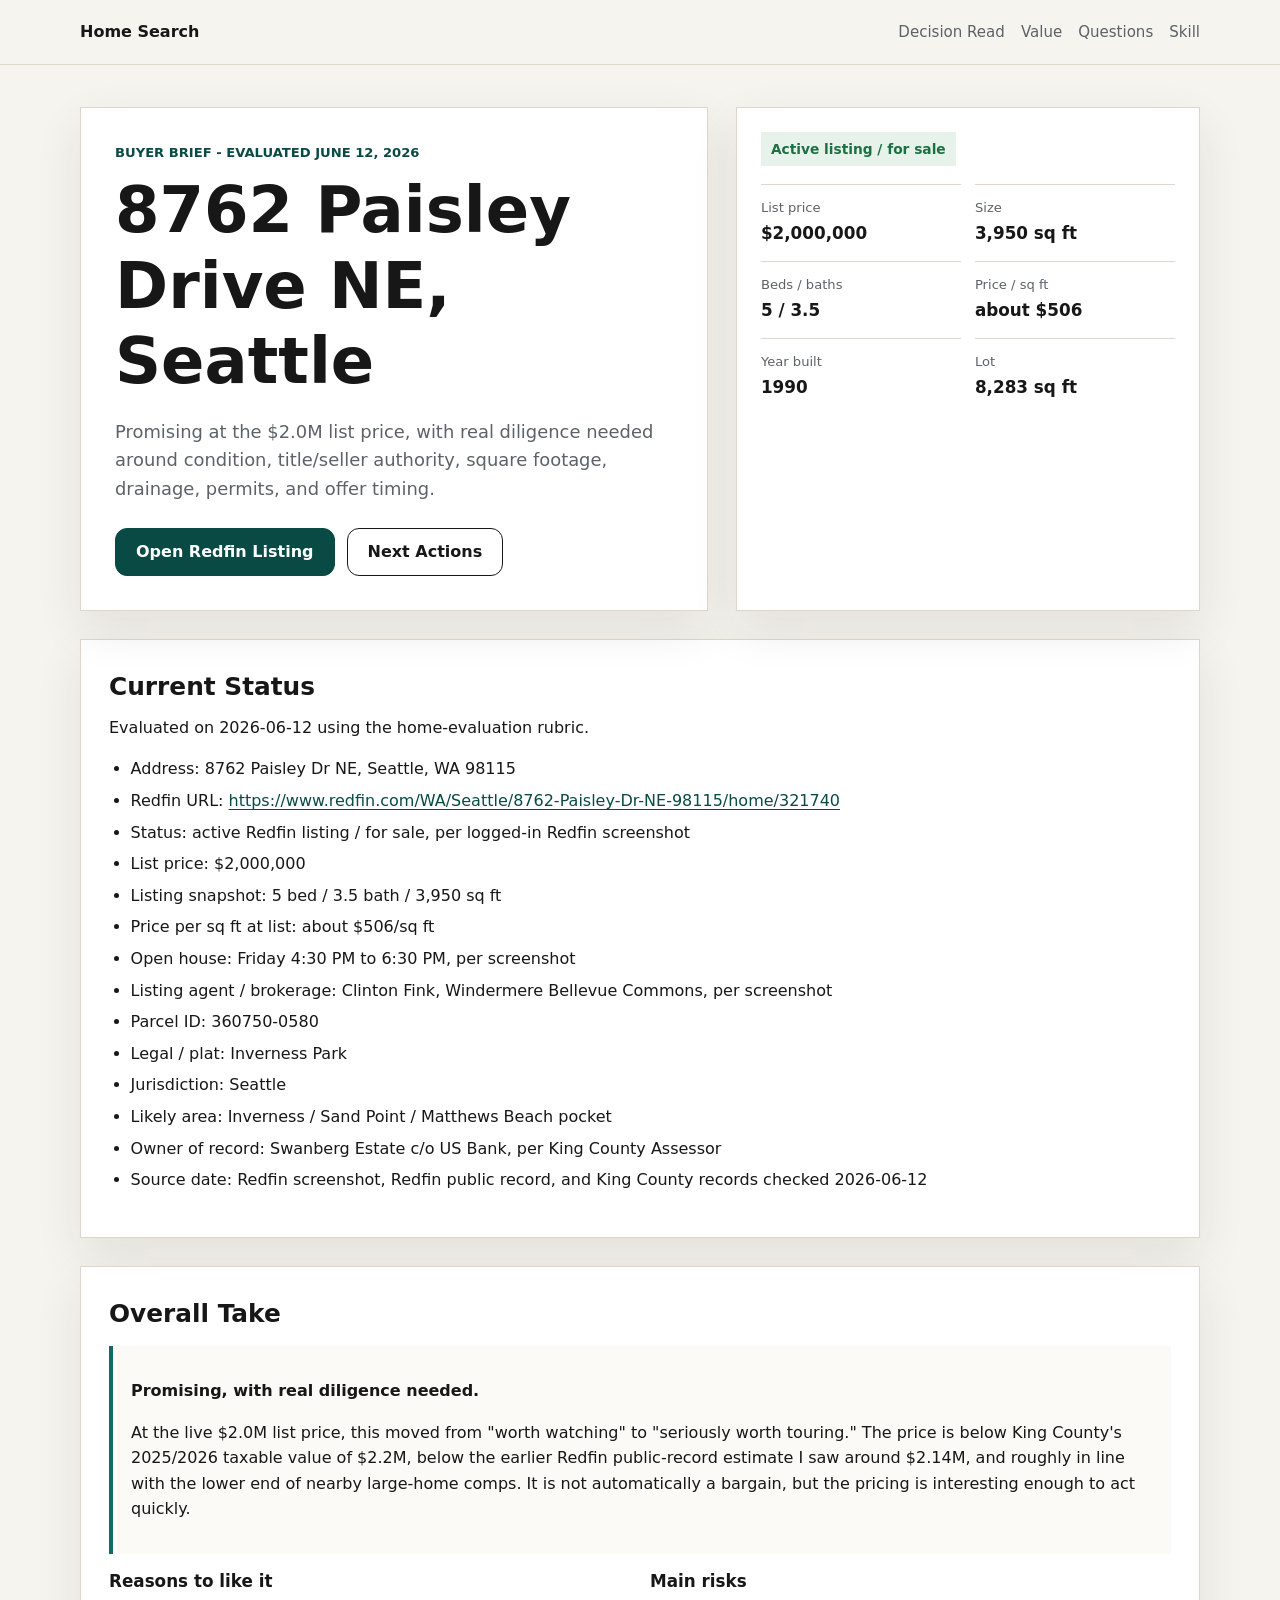
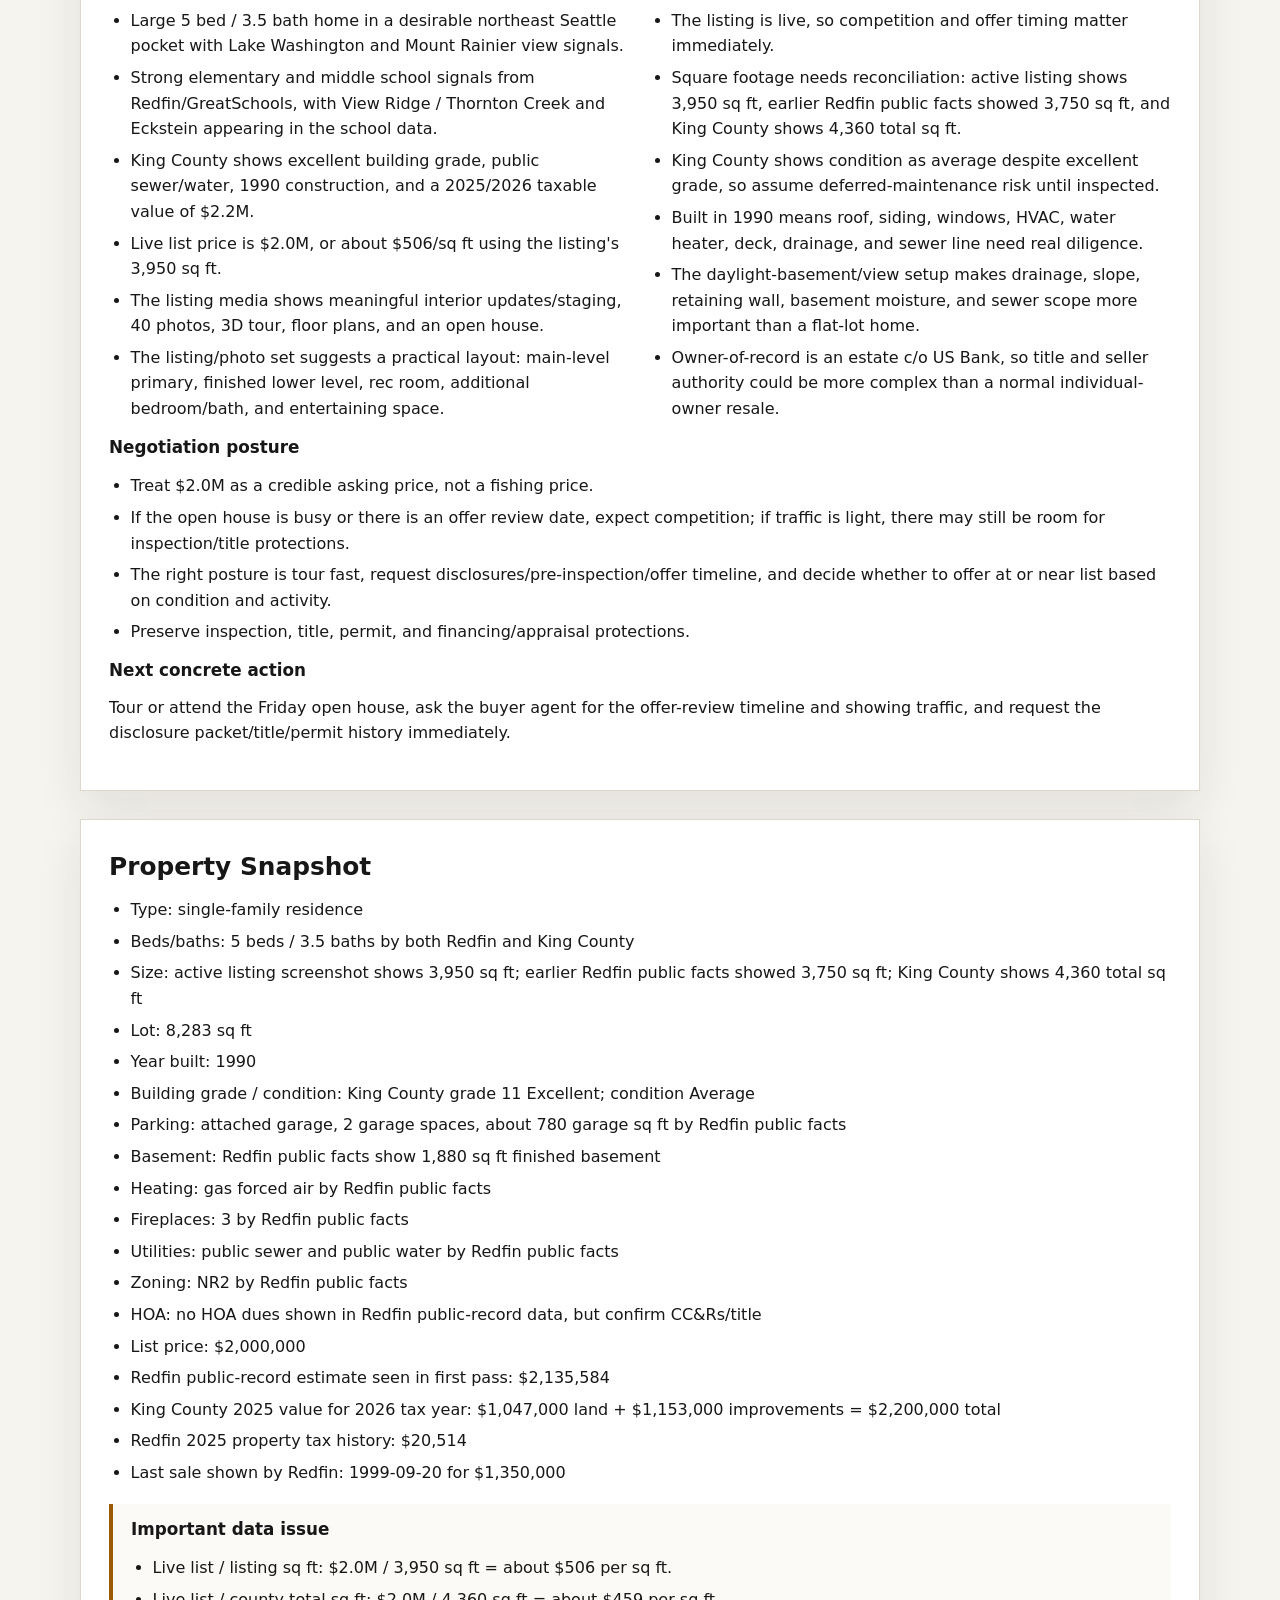
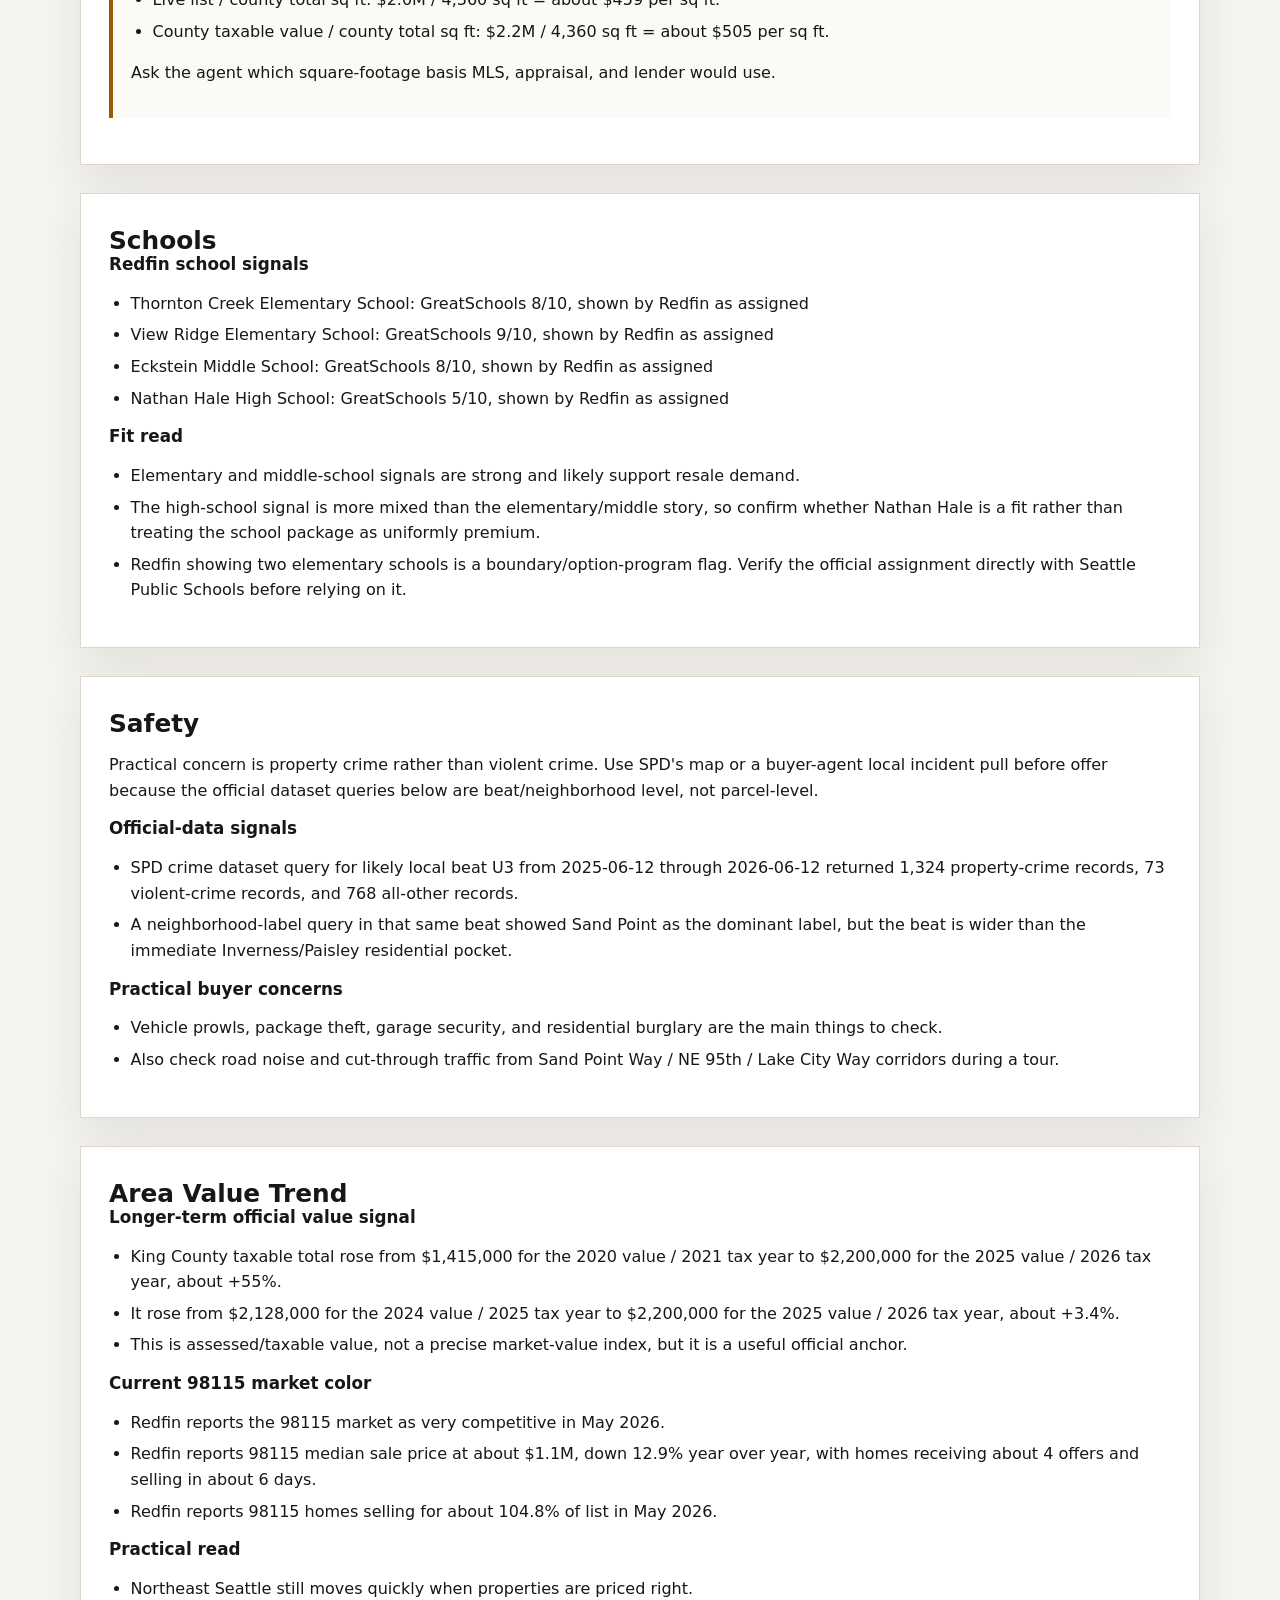
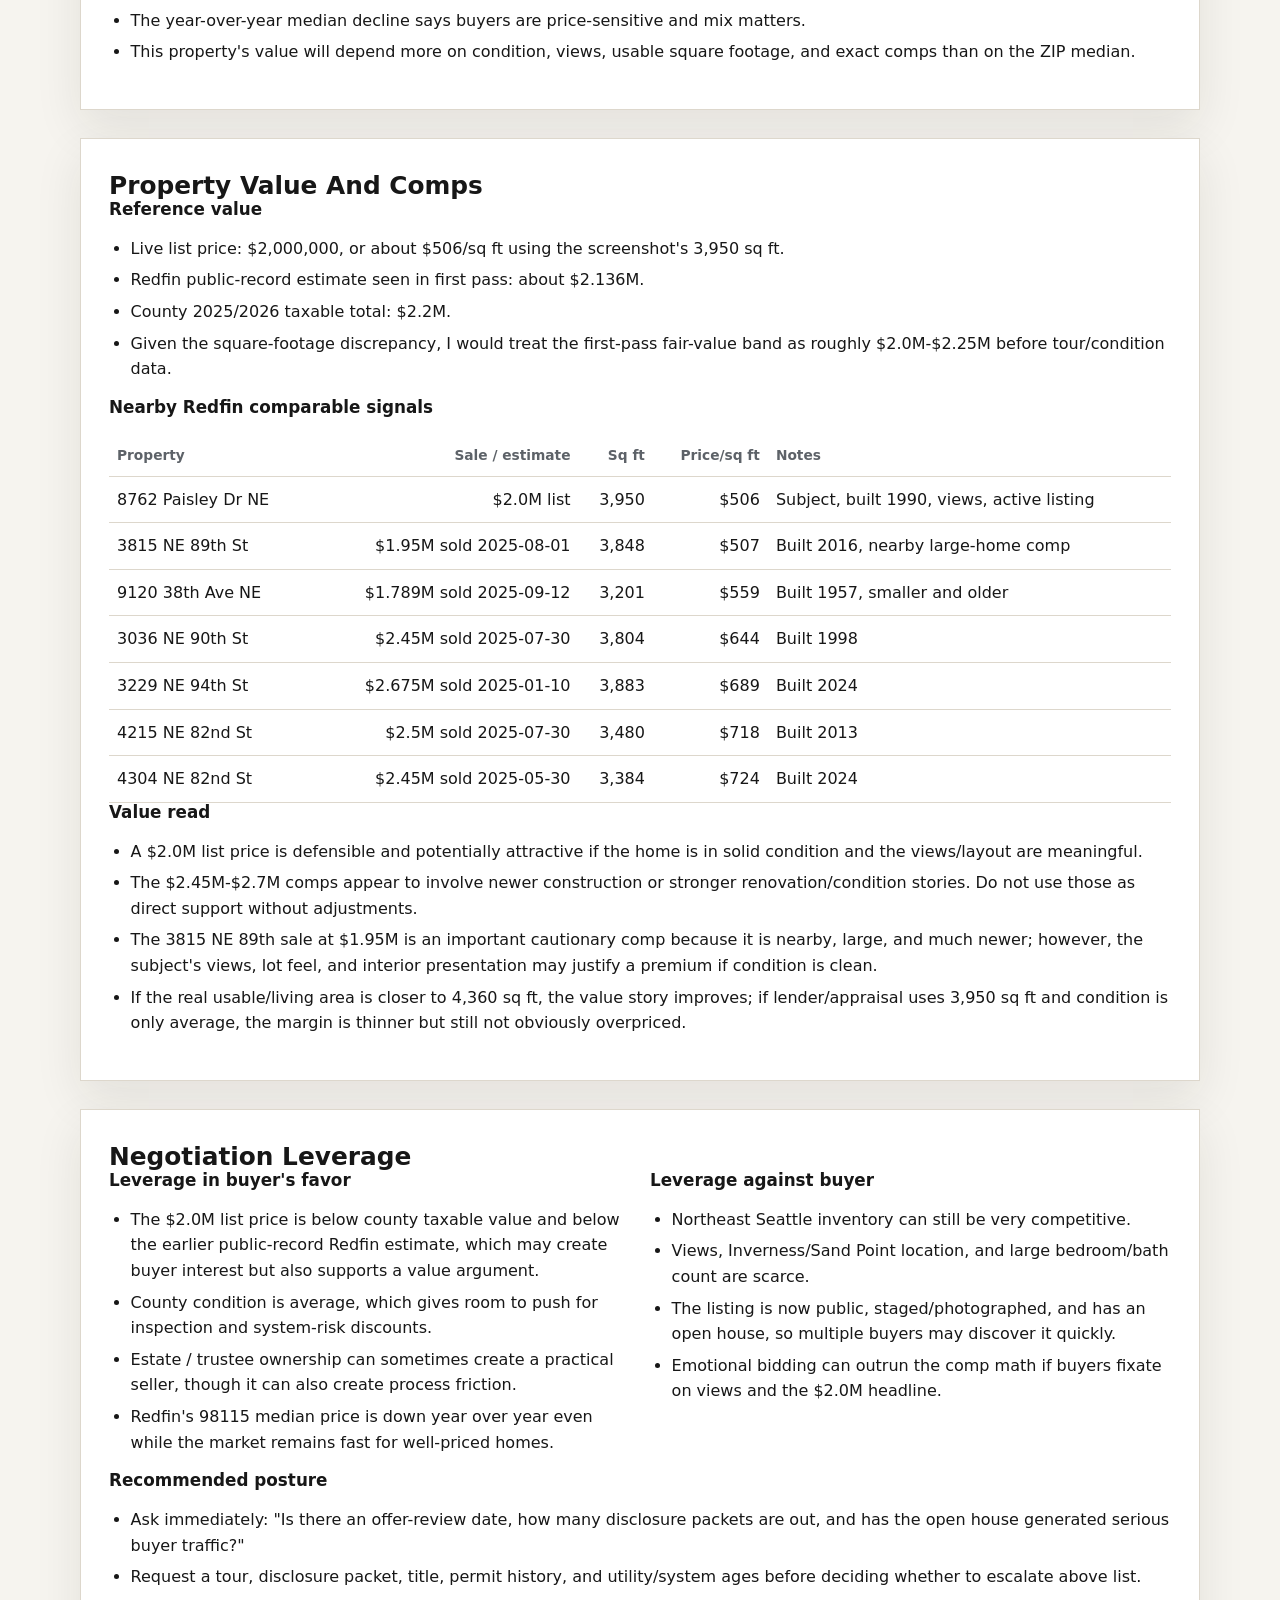
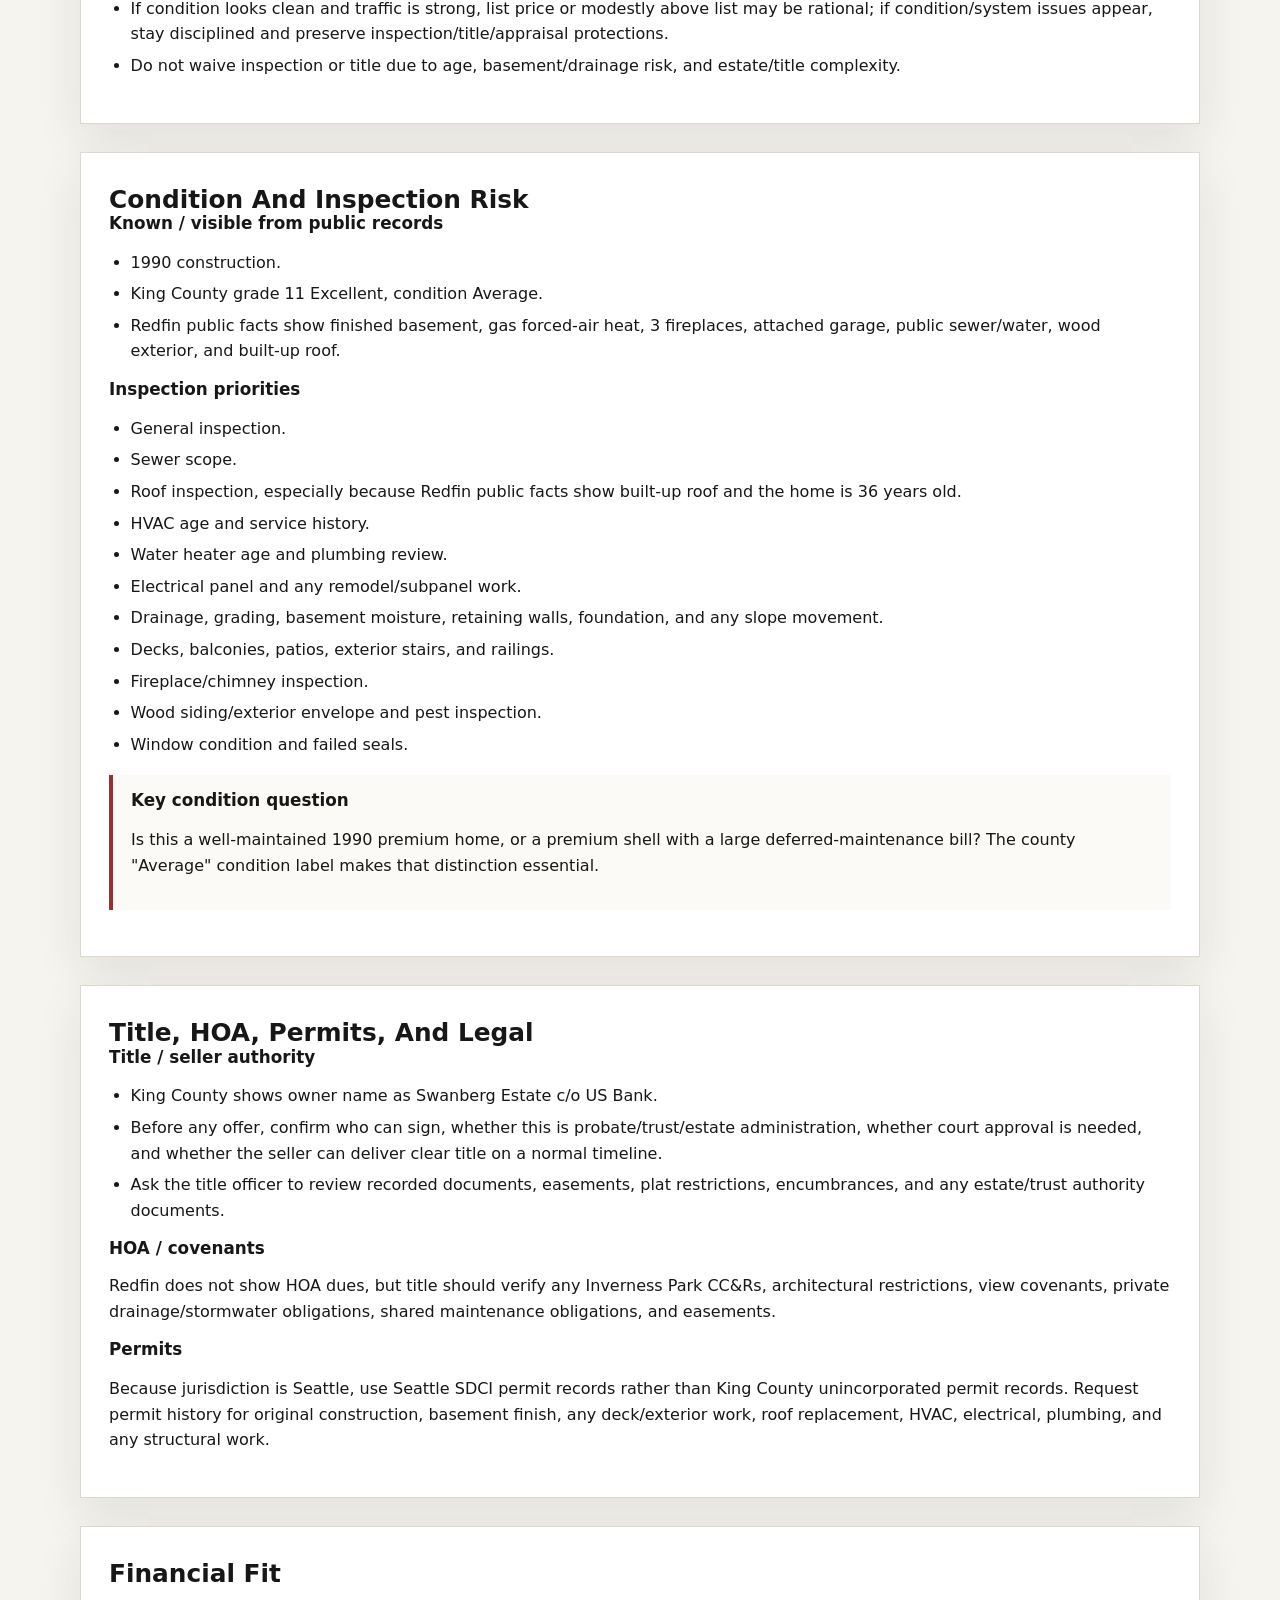
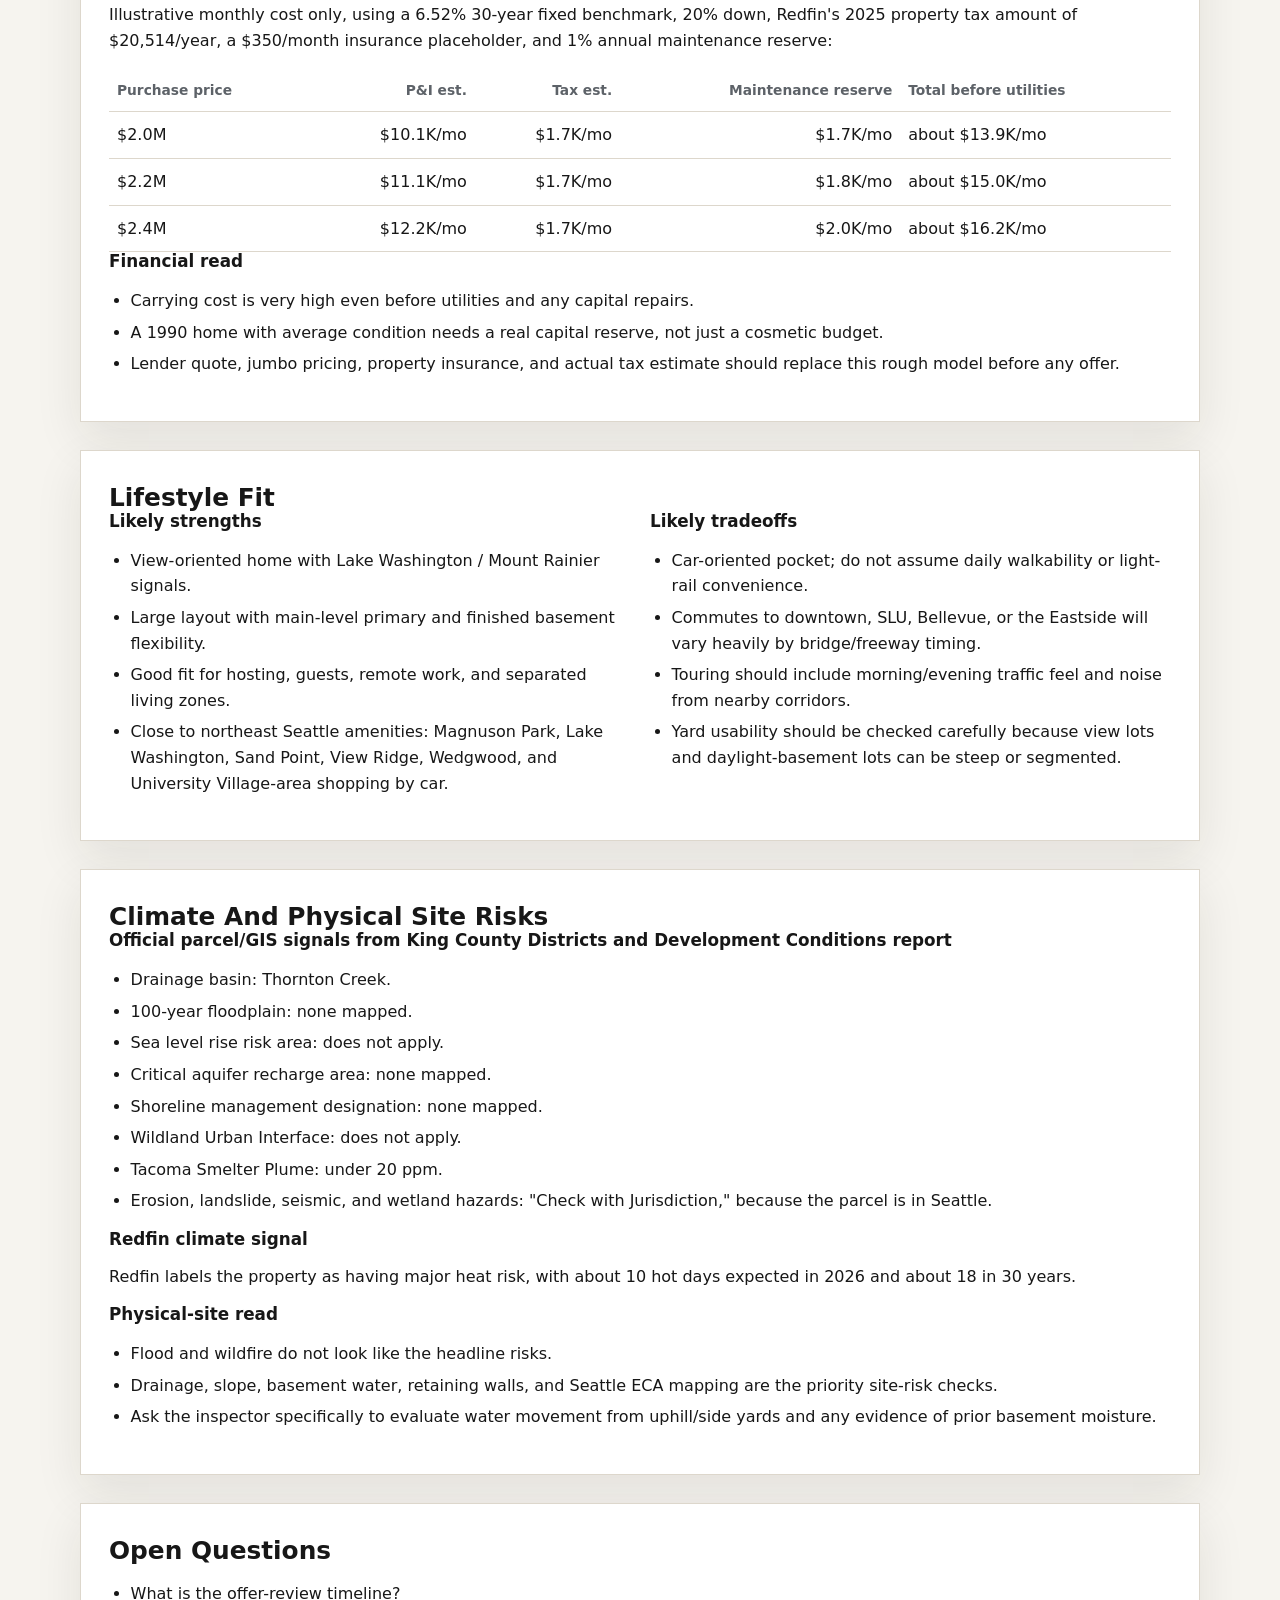
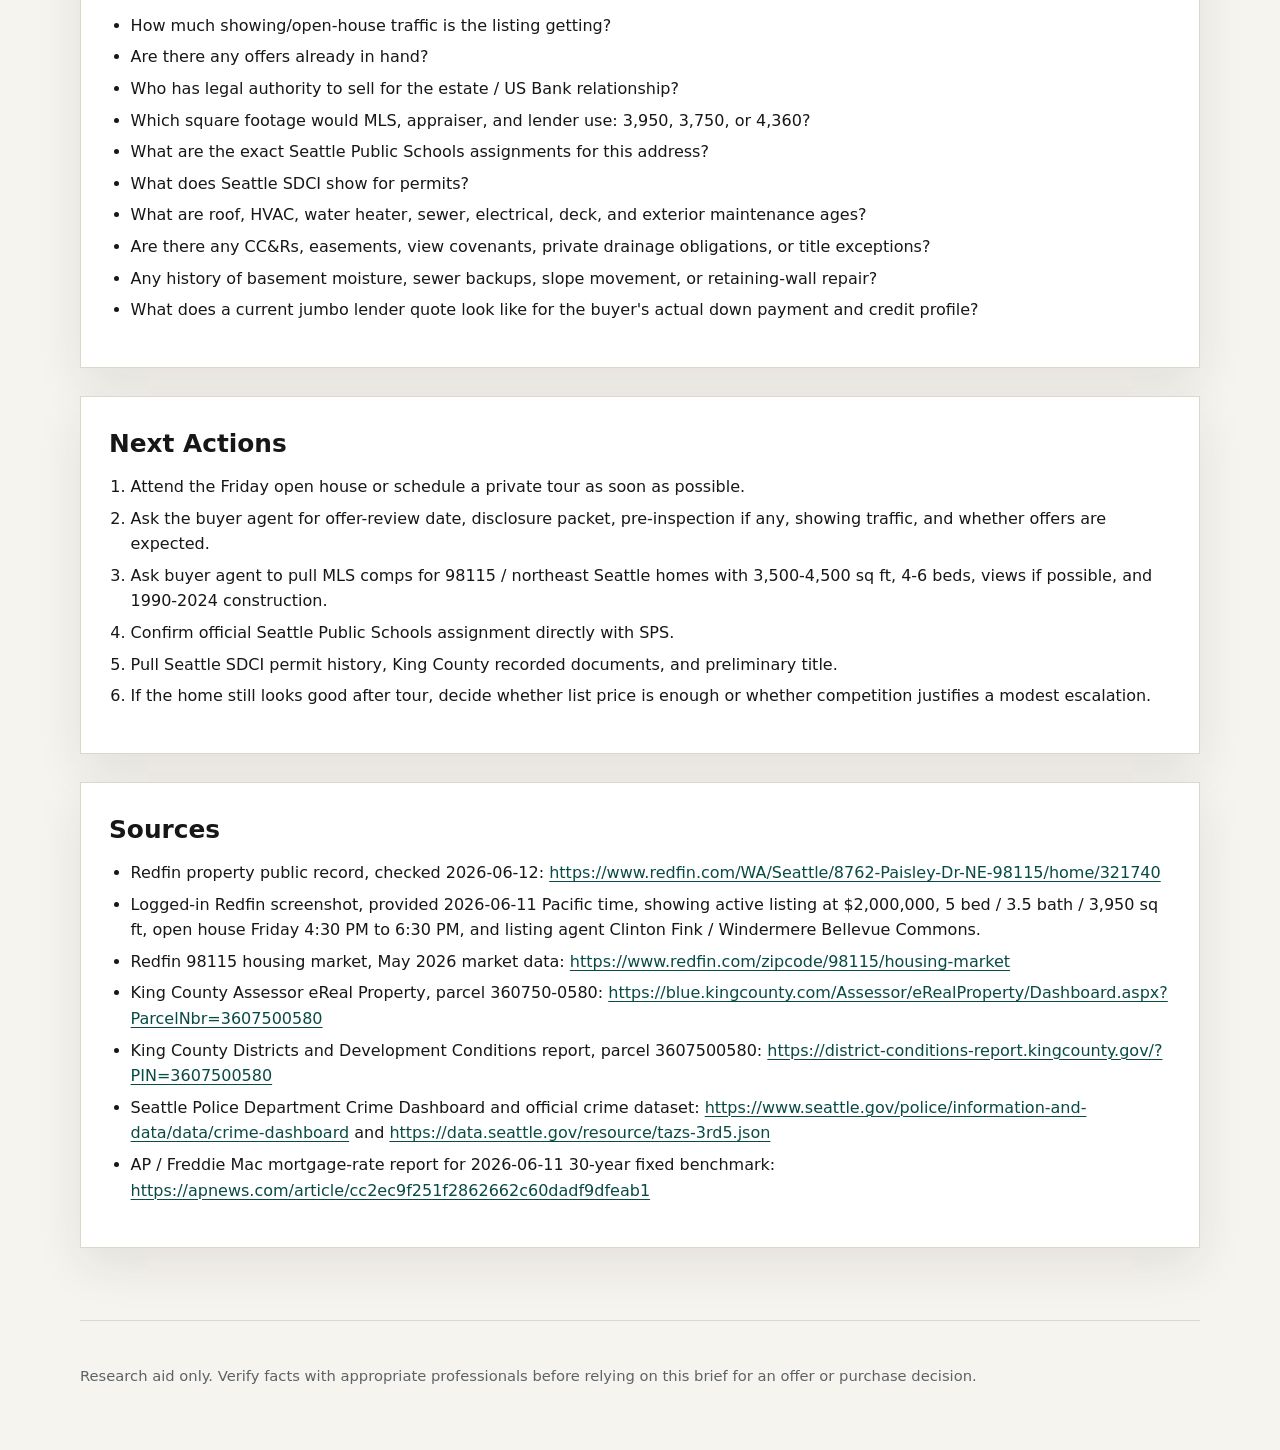
<file: homes/8762-paisley-drive-ne.html>
<!doctype html>
<html lang="en">
  <head>
    <meta charset="utf-8">
    <meta name="viewport" content="width=device-width, initial-scale=1">
    <title>8762 Paisley Drive NE Buyer Brief</title>
    <meta name="description" content="Buyer brief for 8762 Paisley Dr NE, Seattle, WA 98115.">
    <link rel="stylesheet" href="../assets/site.css">
  </head>
  <body>
    <header class="site-header">
      <nav class="nav" aria-label="Primary navigation">
        <a class="brand" href="../index.html">Home Search</a>
        <div class="nav-links">
          <a href="#overall">Decision Read</a>
          <a href="#value">Value</a>
          <a href="#questions">Questions</a>
          <a href="../skills/home-evaluation/SKILL.md">Skill</a>
        </div>
      </nav>
    </header>

    <main class="page">
      <section class="hero">
        <div class="hero-main">
          <p class="eyebrow">Buyer brief - evaluated June 12, 2026</p>
          <h1>8762 Paisley Drive NE, Seattle</h1>
          <p class="lede">Promising at the $2.0M list price, with real diligence needed around condition, title/seller authority, square footage, drainage, permits, and offer timing.</p>
          <div class="hero-actions">
            <a class="button" href="https://www.redfin.com/WA/Seattle/8762-Paisley-Dr-NE-98115/home/321740">Open Redfin Listing</a>
            <a class="button secondary" href="#next-actions">Next Actions</a>
          </div>
        </div>
        <aside class="panel fact-panel" aria-label="Property snapshot">
          <div class="status-pill">Active listing / for sale</div>
          <div class="fact-grid">
            <div class="fact">
              <span>List price</span>
              <strong>$2,000,000</strong>
            </div>
            <div class="fact">
              <span>Size</span>
              <strong>3,950 sq ft</strong>
            </div>
            <div class="fact">
              <span>Beds / baths</span>
              <strong>5 / 3.5</strong>
            </div>
            <div class="fact">
              <span>Price / sq ft</span>
              <strong>about $506</strong>
            </div>
            <div class="fact">
              <span>Year built</span>
              <strong>1990</strong>
            </div>
            <div class="fact">
              <span>Lot</span>
              <strong>8,283 sq ft</strong>
            </div>
          </div>
        </aside>
      </section>

      <section class="section" id="current-status">
        <h2>Current Status</h2>
        <p>Evaluated on 2026-06-12 using the home-evaluation rubric.</p>
        <ul>
          <li>Address: 8762 Paisley Dr NE, Seattle, WA 98115</li>
          <li>Redfin URL: <a href="https://www.redfin.com/WA/Seattle/8762-Paisley-Dr-NE-98115/home/321740">https://www.redfin.com/WA/Seattle/8762-Paisley-Dr-NE-98115/home/321740</a></li>
          <li>Status: active Redfin listing / for sale, per logged-in Redfin screenshot</li>
          <li>List price: $2,000,000</li>
          <li>Listing snapshot: 5 bed / 3.5 bath / 3,950 sq ft</li>
          <li>Price per sq ft at list: about $506/sq ft</li>
          <li>Open house: Friday 4:30 PM to 6:30 PM, per screenshot</li>
          <li>Listing agent / brokerage: Clinton Fink, Windermere Bellevue Commons, per screenshot</li>
          <li>Parcel ID: 360750-0580</li>
          <li>Legal / plat: Inverness Park</li>
          <li>Jurisdiction: Seattle</li>
          <li>Likely area: Inverness / Sand Point / Matthews Beach pocket</li>
          <li>Owner of record: Swanberg Estate c/o US Bank, per King County Assessor</li>
          <li>Source date: Redfin screenshot, Redfin public record, and King County records checked 2026-06-12</li>
        </ul>
      </section>

      <section class="section" id="overall">
        <h2>Overall Take</h2>
        <div class="callout">
          <p><strong>Promising, with real diligence needed.</strong></p>
          <p>At the live $2.0M list price, this moved from "worth watching" to "seriously worth touring." The price is below King County's 2025/2026 taxable value of $2.2M, below the earlier Redfin public-record estimate I saw around $2.14M, and roughly in line with the lower end of nearby large-home comps. It is not automatically a bargain, but the pricing is interesting enough to act quickly.</p>
        </div>

        <div class="split">
          <div>
            <h3>Reasons to like it</h3>
            <ul>
              <li>Large 5 bed / 3.5 bath home in a desirable northeast Seattle pocket with Lake Washington and Mount Rainier view signals.</li>
              <li>Strong elementary and middle school signals from Redfin/GreatSchools, with View Ridge / Thornton Creek and Eckstein appearing in the school data.</li>
              <li>King County shows excellent building grade, public sewer/water, 1990 construction, and a 2025/2026 taxable value of $2.2M.</li>
              <li>Live list price is $2.0M, or about $506/sq ft using the listing's 3,950 sq ft.</li>
              <li>The listing media shows meaningful interior updates/staging, 40 photos, 3D tour, floor plans, and an open house.</li>
              <li>The listing/photo set suggests a practical layout: main-level primary, finished lower level, rec room, additional bedroom/bath, and entertaining space.</li>
            </ul>
          </div>
          <div>
            <h3>Main risks</h3>
            <ul>
              <li>The listing is live, so competition and offer timing matter immediately.</li>
              <li>Square footage needs reconciliation: active listing shows 3,950 sq ft, earlier Redfin public facts showed 3,750 sq ft, and King County shows 4,360 total sq ft.</li>
              <li>King County shows condition as average despite excellent grade, so assume deferred-maintenance risk until inspected.</li>
              <li>Built in 1990 means roof, siding, windows, HVAC, water heater, deck, drainage, and sewer line need real diligence.</li>
              <li>The daylight-basement/view setup makes drainage, slope, retaining wall, basement moisture, and sewer scope more important than a flat-lot home.</li>
              <li>Owner-of-record is an estate c/o US Bank, so title and seller authority could be more complex than a normal individual-owner resale.</li>
            </ul>
          </div>
        </div>

        <h3>Negotiation posture</h3>
        <ul>
          <li>Treat $2.0M as a credible asking price, not a fishing price.</li>
          <li>If the open house is busy or there is an offer review date, expect competition; if traffic is light, there may still be room for inspection/title protections.</li>
          <li>The right posture is tour fast, request disclosures/pre-inspection/offer timeline, and decide whether to offer at or near list based on condition and activity.</li>
          <li>Preserve inspection, title, permit, and financing/appraisal protections.</li>
        </ul>

        <h3>Next concrete action</h3>
        <p>Tour or attend the Friday open house, ask the buyer agent for the offer-review timeline and showing traffic, and request the disclosure packet/title/permit history immediately.</p>
      </section>

      <section class="section" id="snapshot">
        <h2>Property Snapshot</h2>
        <ul>
          <li>Type: single-family residence</li>
          <li>Beds/baths: 5 beds / 3.5 baths by both Redfin and King County</li>
          <li>Size: active listing screenshot shows 3,950 sq ft; earlier Redfin public facts showed 3,750 sq ft; King County shows 4,360 total sq ft</li>
          <li>Lot: 8,283 sq ft</li>
          <li>Year built: 1990</li>
          <li>Building grade / condition: King County grade 11 Excellent; condition Average</li>
          <li>Parking: attached garage, 2 garage spaces, about 780 garage sq ft by Redfin public facts</li>
          <li>Basement: Redfin public facts show 1,880 sq ft finished basement</li>
          <li>Heating: gas forced air by Redfin public facts</li>
          <li>Fireplaces: 3 by Redfin public facts</li>
          <li>Utilities: public sewer and public water by Redfin public facts</li>
          <li>Zoning: NR2 by Redfin public facts</li>
          <li>HOA: no HOA dues shown in Redfin public-record data, but confirm CC&Rs/title</li>
          <li>List price: $2,000,000</li>
          <li>Redfin public-record estimate seen in first pass: $2,135,584</li>
          <li>King County 2025 value for 2026 tax year: $1,047,000 land + $1,153,000 improvements = $2,200,000 total</li>
          <li>Redfin 2025 property tax history: $20,514</li>
          <li>Last sale shown by Redfin: 1999-09-20 for $1,350,000</li>
        </ul>

        <div class="callout warning">
          <h3>Important data issue</h3>
          <ul>
            <li>Live list / listing sq ft: $2.0M / 3,950 sq ft = about $506 per sq ft.</li>
            <li>Live list / county total sq ft: $2.0M / 4,360 sq ft = about $459 per sq ft.</li>
            <li>County taxable value / county total sq ft: $2.2M / 4,360 sq ft = about $505 per sq ft.</li>
          </ul>
          <p>Ask the agent which square-footage basis MLS, appraisal, and lender would use.</p>
        </div>
      </section>

      <section class="section" id="schools">
        <h2>Schools</h2>
        <h3>Redfin school signals</h3>
        <ul>
          <li>Thornton Creek Elementary School: GreatSchools 8/10, shown by Redfin as assigned</li>
          <li>View Ridge Elementary School: GreatSchools 9/10, shown by Redfin as assigned</li>
          <li>Eckstein Middle School: GreatSchools 8/10, shown by Redfin as assigned</li>
          <li>Nathan Hale High School: GreatSchools 5/10, shown by Redfin as assigned</li>
        </ul>
        <h3>Fit read</h3>
        <ul>
          <li>Elementary and middle-school signals are strong and likely support resale demand.</li>
          <li>The high-school signal is more mixed than the elementary/middle story, so confirm whether Nathan Hale is a fit rather than treating the school package as uniformly premium.</li>
          <li>Redfin showing two elementary schools is a boundary/option-program flag. Verify the official assignment directly with Seattle Public Schools before relying on it.</li>
        </ul>
      </section>

      <section class="section" id="safety">
        <h2>Safety</h2>
        <p>Practical concern is property crime rather than violent crime. Use SPD's map or a buyer-agent local incident pull before offer because the official dataset queries below are beat/neighborhood level, not parcel-level.</p>
        <h3>Official-data signals</h3>
        <ul>
          <li>SPD crime dataset query for likely local beat U3 from 2025-06-12 through 2026-06-12 returned 1,324 property-crime records, 73 violent-crime records, and 768 all-other records.</li>
          <li>A neighborhood-label query in that same beat showed Sand Point as the dominant label, but the beat is wider than the immediate Inverness/Paisley residential pocket.</li>
        </ul>
        <h3>Practical buyer concerns</h3>
        <ul>
          <li>Vehicle prowls, package theft, garage security, and residential burglary are the main things to check.</li>
          <li>Also check road noise and cut-through traffic from Sand Point Way / NE 95th / Lake City Way corridors during a tour.</li>
        </ul>
      </section>

      <section class="section" id="area-trend">
        <h2>Area Value Trend</h2>
        <h3>Longer-term official value signal</h3>
        <ul>
          <li>King County taxable total rose from $1,415,000 for the 2020 value / 2021 tax year to $2,200,000 for the 2025 value / 2026 tax year, about +55%.</li>
          <li>It rose from $2,128,000 for the 2024 value / 2025 tax year to $2,200,000 for the 2025 value / 2026 tax year, about +3.4%.</li>
          <li>This is assessed/taxable value, not a precise market-value index, but it is a useful official anchor.</li>
        </ul>
        <h3>Current 98115 market color</h3>
        <ul>
          <li>Redfin reports the 98115 market as very competitive in May 2026.</li>
          <li>Redfin reports 98115 median sale price at about $1.1M, down 12.9% year over year, with homes receiving about 4 offers and selling in about 6 days.</li>
          <li>Redfin reports 98115 homes selling for about 104.8% of list in May 2026.</li>
        </ul>
        <h3>Practical read</h3>
        <ul>
          <li>Northeast Seattle still moves quickly when properties are priced right.</li>
          <li>The year-over-year median decline says buyers are price-sensitive and mix matters.</li>
          <li>This property's value will depend more on condition, views, usable square footage, and exact comps than on the ZIP median.</li>
        </ul>
      </section>

      <section class="section" id="value">
        <h2>Property Value And Comps</h2>
        <h3>Reference value</h3>
        <ul>
          <li>Live list price: $2,000,000, or about $506/sq ft using the screenshot's 3,950 sq ft.</li>
          <li>Redfin public-record estimate seen in first pass: about $2.136M.</li>
          <li>County 2025/2026 taxable total: $2.2M.</li>
          <li>Given the square-footage discrepancy, I would treat the first-pass fair-value band as roughly $2.0M-$2.25M before tour/condition data.</li>
        </ul>

        <h3>Nearby Redfin comparable signals</h3>
        <table class="data-table">
          <thead>
            <tr>
              <th>Property</th>
              <th>Sale / estimate</th>
              <th>Sq ft</th>
              <th>Price/sq ft</th>
              <th>Notes</th>
            </tr>
          </thead>
          <tbody>
            <tr>
              <td>8762 Paisley Dr NE</td>
              <td>$2.0M list</td>
              <td>3,950</td>
              <td>$506</td>
              <td>Subject, built 1990, views, active listing</td>
            </tr>
            <tr>
              <td>3815 NE 89th St</td>
              <td>$1.95M sold 2025-08-01</td>
              <td>3,848</td>
              <td>$507</td>
              <td>Built 2016, nearby large-home comp</td>
            </tr>
            <tr>
              <td>9120 38th Ave NE</td>
              <td>$1.789M sold 2025-09-12</td>
              <td>3,201</td>
              <td>$559</td>
              <td>Built 1957, smaller and older</td>
            </tr>
            <tr>
              <td>3036 NE 90th St</td>
              <td>$2.45M sold 2025-07-30</td>
              <td>3,804</td>
              <td>$644</td>
              <td>Built 1998</td>
            </tr>
            <tr>
              <td>3229 NE 94th St</td>
              <td>$2.675M sold 2025-01-10</td>
              <td>3,883</td>
              <td>$689</td>
              <td>Built 2024</td>
            </tr>
            <tr>
              <td>4215 NE 82nd St</td>
              <td>$2.5M sold 2025-07-30</td>
              <td>3,480</td>
              <td>$718</td>
              <td>Built 2013</td>
            </tr>
            <tr>
              <td>4304 NE 82nd St</td>
              <td>$2.45M sold 2025-05-30</td>
              <td>3,384</td>
              <td>$724</td>
              <td>Built 2024</td>
            </tr>
          </tbody>
        </table>

        <h3>Value read</h3>
        <ul>
          <li>A $2.0M list price is defensible and potentially attractive if the home is in solid condition and the views/layout are meaningful.</li>
          <li>The $2.45M-$2.7M comps appear to involve newer construction or stronger renovation/condition stories. Do not use those as direct support without adjustments.</li>
          <li>The 3815 NE 89th sale at $1.95M is an important cautionary comp because it is nearby, large, and much newer; however, the subject's views, lot feel, and interior presentation may justify a premium if condition is clean.</li>
          <li>If the real usable/living area is closer to 4,360 sq ft, the value story improves; if lender/appraisal uses 3,950 sq ft and condition is only average, the margin is thinner but still not obviously overpriced.</li>
        </ul>
      </section>

      <section class="section" id="negotiation">
        <h2>Negotiation Leverage</h2>
        <div class="split">
          <div>
            <h3>Leverage in buyer's favor</h3>
            <ul>
              <li>The $2.0M list price is below county taxable value and below the earlier public-record Redfin estimate, which may create buyer interest but also supports a value argument.</li>
              <li>County condition is average, which gives room to push for inspection and system-risk discounts.</li>
              <li>Estate / trustee ownership can sometimes create a practical seller, though it can also create process friction.</li>
              <li>Redfin's 98115 median price is down year over year even while the market remains fast for well-priced homes.</li>
            </ul>
          </div>
          <div>
            <h3>Leverage against buyer</h3>
            <ul>
              <li>Northeast Seattle inventory can still be very competitive.</li>
              <li>Views, Inverness/Sand Point location, and large bedroom/bath count are scarce.</li>
              <li>The listing is now public, staged/photographed, and has an open house, so multiple buyers may discover it quickly.</li>
              <li>Emotional bidding can outrun the comp math if buyers fixate on views and the $2.0M headline.</li>
            </ul>
          </div>
        </div>
        <h3>Recommended posture</h3>
        <ul>
          <li>Ask immediately: "Is there an offer-review date, how many disclosure packets are out, and has the open house generated serious buyer traffic?"</li>
          <li>Request a tour, disclosure packet, title, permit history, and utility/system ages before deciding whether to escalate above list.</li>
          <li>If condition looks clean and traffic is strong, list price or modestly above list may be rational; if condition/system issues appear, stay disciplined and preserve inspection/title/appraisal protections.</li>
          <li>Do not waive inspection or title due to age, basement/drainage risk, and estate/title complexity.</li>
        </ul>
      </section>

      <section class="section" id="condition">
        <h2>Condition And Inspection Risk</h2>
        <h3>Known / visible from public records</h3>
        <ul>
          <li>1990 construction.</li>
          <li>King County grade 11 Excellent, condition Average.</li>
          <li>Redfin public facts show finished basement, gas forced-air heat, 3 fireplaces, attached garage, public sewer/water, wood exterior, and built-up roof.</li>
        </ul>
        <h3>Inspection priorities</h3>
        <ul>
          <li>General inspection.</li>
          <li>Sewer scope.</li>
          <li>Roof inspection, especially because Redfin public facts show built-up roof and the home is 36 years old.</li>
          <li>HVAC age and service history.</li>
          <li>Water heater age and plumbing review.</li>
          <li>Electrical panel and any remodel/subpanel work.</li>
          <li>Drainage, grading, basement moisture, retaining walls, foundation, and any slope movement.</li>
          <li>Decks, balconies, patios, exterior stairs, and railings.</li>
          <li>Fireplace/chimney inspection.</li>
          <li>Wood siding/exterior envelope and pest inspection.</li>
          <li>Window condition and failed seals.</li>
        </ul>
        <div class="callout risk">
          <h3>Key condition question</h3>
          <p>Is this a well-maintained 1990 premium home, or a premium shell with a large deferred-maintenance bill? The county "Average" condition label makes that distinction essential.</p>
        </div>
      </section>

      <section class="section" id="title">
        <h2>Title, HOA, Permits, And Legal</h2>
        <h3>Title / seller authority</h3>
        <ul>
          <li>King County shows owner name as Swanberg Estate c/o US Bank.</li>
          <li>Before any offer, confirm who can sign, whether this is probate/trust/estate administration, whether court approval is needed, and whether the seller can deliver clear title on a normal timeline.</li>
          <li>Ask the title officer to review recorded documents, easements, plat restrictions, encumbrances, and any estate/trust authority documents.</li>
        </ul>
        <h3>HOA / covenants</h3>
        <p>Redfin does not show HOA dues, but title should verify any Inverness Park CC&Rs, architectural restrictions, view covenants, private drainage/stormwater obligations, shared maintenance obligations, and easements.</p>
        <h3>Permits</h3>
        <p>Because jurisdiction is Seattle, use Seattle SDCI permit records rather than King County unincorporated permit records. Request permit history for original construction, basement finish, any deck/exterior work, roof replacement, HVAC, electrical, plumbing, and any structural work.</p>
      </section>

      <section class="section" id="financial">
        <h2>Financial Fit</h2>
        <p>Illustrative monthly cost only, using a 6.52% 30-year fixed benchmark, 20% down, Redfin's 2025 property tax amount of $20,514/year, a $350/month insurance placeholder, and 1% annual maintenance reserve:</p>
        <table class="data-table">
          <thead>
            <tr>
              <th>Purchase price</th>
              <th>P&I est.</th>
              <th>Tax est.</th>
              <th>Maintenance reserve</th>
              <th>Total before utilities</th>
            </tr>
          </thead>
          <tbody>
            <tr>
              <td>$2.0M</td>
              <td>$10.1K/mo</td>
              <td>$1.7K/mo</td>
              <td>$1.7K/mo</td>
              <td>about $13.9K/mo</td>
            </tr>
            <tr>
              <td>$2.2M</td>
              <td>$11.1K/mo</td>
              <td>$1.7K/mo</td>
              <td>$1.8K/mo</td>
              <td>about $15.0K/mo</td>
            </tr>
            <tr>
              <td>$2.4M</td>
              <td>$12.2K/mo</td>
              <td>$1.7K/mo</td>
              <td>$2.0K/mo</td>
              <td>about $16.2K/mo</td>
            </tr>
          </tbody>
        </table>
        <h3>Financial read</h3>
        <ul>
          <li>Carrying cost is very high even before utilities and any capital repairs.</li>
          <li>A 1990 home with average condition needs a real capital reserve, not just a cosmetic budget.</li>
          <li>Lender quote, jumbo pricing, property insurance, and actual tax estimate should replace this rough model before any offer.</li>
        </ul>
      </section>

      <section class="section" id="lifestyle">
        <h2>Lifestyle Fit</h2>
        <div class="split">
          <div>
            <h3>Likely strengths</h3>
            <ul>
              <li>View-oriented home with Lake Washington / Mount Rainier signals.</li>
              <li>Large layout with main-level primary and finished basement flexibility.</li>
              <li>Good fit for hosting, guests, remote work, and separated living zones.</li>
              <li>Close to northeast Seattle amenities: Magnuson Park, Lake Washington, Sand Point, View Ridge, Wedgwood, and University Village-area shopping by car.</li>
            </ul>
          </div>
          <div>
            <h3>Likely tradeoffs</h3>
            <ul>
              <li>Car-oriented pocket; do not assume daily walkability or light-rail convenience.</li>
              <li>Commutes to downtown, SLU, Bellevue, or the Eastside will vary heavily by bridge/freeway timing.</li>
              <li>Touring should include morning/evening traffic feel and noise from nearby corridors.</li>
              <li>Yard usability should be checked carefully because view lots and daylight-basement lots can be steep or segmented.</li>
            </ul>
          </div>
        </div>
      </section>

      <section class="section" id="climate">
        <h2>Climate And Physical Site Risks</h2>
        <h3>Official parcel/GIS signals from King County Districts and Development Conditions report</h3>
        <ul>
          <li>Drainage basin: Thornton Creek.</li>
          <li>100-year floodplain: none mapped.</li>
          <li>Sea level rise risk area: does not apply.</li>
          <li>Critical aquifer recharge area: none mapped.</li>
          <li>Shoreline management designation: none mapped.</li>
          <li>Wildland Urban Interface: does not apply.</li>
          <li>Tacoma Smelter Plume: under 20 ppm.</li>
          <li>Erosion, landslide, seismic, and wetland hazards: "Check with Jurisdiction," because the parcel is in Seattle.</li>
        </ul>
        <h3>Redfin climate signal</h3>
        <p>Redfin labels the property as having major heat risk, with about 10 hot days expected in 2026 and about 18 in 30 years.</p>
        <h3>Physical-site read</h3>
        <ul>
          <li>Flood and wildfire do not look like the headline risks.</li>
          <li>Drainage, slope, basement water, retaining walls, and Seattle ECA mapping are the priority site-risk checks.</li>
          <li>Ask the inspector specifically to evaluate water movement from uphill/side yards and any evidence of prior basement moisture.</li>
        </ul>
      </section>

      <section class="section" id="questions">
        <h2>Open Questions</h2>
        <ul>
          <li>What is the offer-review timeline?</li>
          <li>How much showing/open-house traffic is the listing getting?</li>
          <li>Are there any offers already in hand?</li>
          <li>Who has legal authority to sell for the estate / US Bank relationship?</li>
          <li>Which square footage would MLS, appraiser, and lender use: 3,950, 3,750, or 4,360?</li>
          <li>What are the exact Seattle Public Schools assignments for this address?</li>
          <li>What does Seattle SDCI show for permits?</li>
          <li>What are roof, HVAC, water heater, sewer, electrical, deck, and exterior maintenance ages?</li>
          <li>Are there any CC&Rs, easements, view covenants, private drainage obligations, or title exceptions?</li>
          <li>Any history of basement moisture, sewer backups, slope movement, or retaining-wall repair?</li>
          <li>What does a current jumbo lender quote look like for the buyer's actual down payment and credit profile?</li>
        </ul>
      </section>

      <section class="section" id="next-actions">
        <h2>Next Actions</h2>
        <ol>
          <li>Attend the Friday open house or schedule a private tour as soon as possible.</li>
          <li>Ask the buyer agent for offer-review date, disclosure packet, pre-inspection if any, showing traffic, and whether offers are expected.</li>
          <li>Ask buyer agent to pull MLS comps for 98115 / northeast Seattle homes with 3,500-4,500 sq ft, 4-6 beds, views if possible, and 1990-2024 construction.</li>
          <li>Confirm official Seattle Public Schools assignment directly with SPS.</li>
          <li>Pull Seattle SDCI permit history, King County recorded documents, and preliminary title.</li>
          <li>If the home still looks good after tour, decide whether list price is enough or whether competition justifies a modest escalation.</li>
        </ol>
      </section>

      <section class="section" id="sources">
        <h2>Sources</h2>
        <ul class="source-list">
          <li>Redfin property public record, checked 2026-06-12: <a href="https://www.redfin.com/WA/Seattle/8762-Paisley-Dr-NE-98115/home/321740">https://www.redfin.com/WA/Seattle/8762-Paisley-Dr-NE-98115/home/321740</a></li>
          <li>Logged-in Redfin screenshot, provided 2026-06-11 Pacific time, showing active listing at $2,000,000, 5 bed / 3.5 bath / 3,950 sq ft, open house Friday 4:30 PM to 6:30 PM, and listing agent Clinton Fink / Windermere Bellevue Commons.</li>
          <li>Redfin 98115 housing market, May 2026 market data: <a href="https://www.redfin.com/zipcode/98115/housing-market">https://www.redfin.com/zipcode/98115/housing-market</a></li>
          <li>King County Assessor eReal Property, parcel 360750-0580: <a href="https://blue.kingcounty.com/Assessor/eRealProperty/Dashboard.aspx?ParcelNbr=3607500580">https://blue.kingcounty.com/Assessor/eRealProperty/Dashboard.aspx?ParcelNbr=3607500580</a></li>
          <li>King County Districts and Development Conditions report, parcel 3607500580: <a href="https://district-conditions-report.kingcounty.gov/?PIN=3607500580">https://district-conditions-report.kingcounty.gov/?PIN=3607500580</a></li>
          <li>Seattle Police Department Crime Dashboard and official crime dataset: <a href="https://www.seattle.gov/police/information-and-data/data/crime-dashboard">https://www.seattle.gov/police/information-and-data/data/crime-dashboard</a> and <a href="https://data.seattle.gov/resource/tazs-3rd5.json">https://data.seattle.gov/resource/tazs-3rd5.json</a></li>
          <li>AP / Freddie Mac mortgage-rate report for 2026-06-11 30-year fixed benchmark: <a href="https://apnews.com/article/cc2ec9f251f2862662c60dadf9dfeab1">https://apnews.com/article/cc2ec9f251f2862662c60dadf9dfeab1</a></li>
        </ul>
      </section>
    </main>

    <footer class="footer">
      <p>Research aid only. Verify facts with appropriate professionals before relying on this brief for an offer or purchase decision.</p>
    </footer>
  </body>
</html>
</file>
<file: assets/site.css>
:root {
  color-scheme: light;
  --bg: #f6f4ef;
  --surface: #ffffff;
  --surface-soft: #fbfaf7;
  --ink: #171717;
  --muted: #5d6268;
  --line: #ddd7cc;
  --accent: #0f6b63;
  --accent-dark: #094a45;
  --warn: #9a5b00;
  --risk: #9b2f2f;
  --good: #1e6f43;
  --shadow: 0 18px 45px rgba(34, 31, 25, 0.09);
}

* {
  box-sizing: border-box;
}

html {
  scroll-behavior: smooth;
}

body {
  margin: 0;
  background: var(--bg);
  color: var(--ink);
  font-family: Inter, ui-sans-serif, system-ui, -apple-system, BlinkMacSystemFont, "Segoe UI", sans-serif;
  font-size: 16px;
  line-height: 1.6;
}

a {
  color: var(--accent-dark);
  text-decoration-thickness: 1px;
  text-underline-offset: 3px;
}

a:hover {
  color: var(--accent);
}

.site-header {
  border-bottom: 1px solid var(--line);
  background: rgba(246, 244, 239, 0.92);
  position: sticky;
  top: 0;
  z-index: 10;
  backdrop-filter: blur(14px);
}

.nav {
  width: min(1120px, calc(100% - 32px));
  margin: 0 auto;
  min-height: 64px;
  display: flex;
  align-items: center;
  justify-content: space-between;
  gap: 20px;
}

.brand {
  font-weight: 750;
  color: var(--ink);
  text-decoration: none;
}

.nav-links {
  display: flex;
  align-items: center;
  gap: 16px;
  flex-wrap: wrap;
  min-width: 0;
}

.nav-links a {
  color: var(--muted);
  text-decoration: none;
  font-size: 0.94rem;
}

.page {
  width: min(1120px, calc(100% - 32px));
  margin: 0 auto;
  padding: 42px 0 72px;
}

.hero {
  display: grid;
  grid-template-columns: minmax(0, 1.15fr) minmax(300px, 0.85fr);
  gap: 28px;
  align-items: stretch;
  margin-bottom: 28px;
}

.hero-main,
.panel,
.card {
  background: var(--surface);
  border: 1px solid var(--line);
  box-shadow: var(--shadow);
}

.hero-main {
  padding: 34px;
}

.eyebrow {
  margin: 0 0 10px;
  color: var(--accent-dark);
  font-size: 0.82rem;
  font-weight: 750;
  letter-spacing: 0;
  text-transform: uppercase;
}

h1,
h2,
h3 {
  margin: 0;
  line-height: 1.18;
  letter-spacing: 0;
}

h1 {
  font-size: clamp(2rem, 5vw, 4.3rem);
  max-width: 780px;
}

h2 {
  font-size: 1.55rem;
  padding-top: 4px;
}

h3 {
  font-size: 1.05rem;
}

.lede {
  margin: 18px 0 0;
  color: var(--muted);
  font-size: 1.12rem;
  max-width: 800px;
}

.hero-actions {
  display: flex;
  gap: 12px;
  margin-top: 24px;
  flex-wrap: wrap;
}

.button {
  display: inline-flex;
  align-items: center;
  justify-content: center;
  min-height: 42px;
  padding: 0 16px;
  border: 1px solid var(--accent-dark);
  background: var(--accent-dark);
  color: white;
  text-decoration: none;
  font-weight: 700;
}

.button.secondary {
  background: transparent;
  color: var(--accent-dark);
}

.button:disabled {
  border-color: var(--line);
  background: #f0eee8;
  color: var(--muted);
  cursor: not-allowed;
  opacity: 1;
}

[hidden] {
  display: none !important;
}

.fact-panel {
  padding: 24px;
}

.status-pill {
  display: inline-flex;
  align-items: center;
  gap: 8px;
  padding: 6px 10px;
  background: #e7f2eb;
  color: var(--good);
  font-weight: 750;
  font-size: 0.86rem;
  margin-bottom: 18px;
}

.status-pill[data-state="signed-out"],
.status-pill[data-state="local"] {
  background: #ece7dc;
  color: var(--muted);
}

.status-pill[data-state="signed-in"] {
  background: #e7f2eb;
  color: var(--good);
}

.fact-grid {
  display: grid;
  grid-template-columns: 1fr 1fr;
  gap: 14px;
}

.fact {
  border-top: 1px solid var(--line);
  padding-top: 12px;
}

.fact span {
  display: block;
  color: var(--muted);
  font-size: 0.82rem;
}

.fact strong {
  display: block;
  margin-top: 2px;
  font-size: 1.05rem;
}

.section {
  margin-top: 28px;
  background: var(--surface);
  border: 1px solid var(--line);
  padding: 28px;
  box-shadow: var(--shadow);
}

.section > p:first-of-type {
  margin-top: 14px;
}

.callout {
  background: var(--surface-soft);
  border-left: 4px solid var(--accent);
  padding: 16px 18px;
  margin: 18px 0;
}

.callout.warning {
  border-left-color: var(--warn);
}

.callout.risk {
  border-left-color: var(--risk);
}

.split {
  display: grid;
  grid-template-columns: repeat(2, minmax(0, 1fr));
  gap: 20px;
}

ul,
ol {
  padding-left: 1.35rem;
}

li + li {
  margin-top: 6px;
}

.data-table {
  width: 100%;
  border-collapse: collapse;
  margin-top: 16px;
  overflow-wrap: anywhere;
}

.data-table th,
.data-table td {
  border-bottom: 1px solid var(--line);
  padding: 10px 8px;
  vertical-align: top;
  text-align: left;
}

.data-table th {
  color: var(--muted);
  font-size: 0.86rem;
}

.data-table td:nth-child(2),
.data-table td:nth-child(3),
.data-table td:nth-child(4),
.data-table th:nth-child(2),
.data-table th:nth-child(3),
.data-table th:nth-child(4) {
  text-align: right;
}

.source-list a {
  word-break: break-word;
}

.home-list {
  display: grid;
  grid-template-columns: repeat(2, minmax(0, 1fr));
  gap: 16px;
  margin-top: 18px;
}

.home-card {
  display: grid;
  gap: 12px;
  padding: 18px;
  background: var(--surface-soft);
  border: 1px solid var(--line);
}

.home-card h3 {
  font-size: 1.15rem;
}

.home-card p {
  margin: 0;
  color: var(--muted);
}

.home-meta {
  display: flex;
  gap: 8px;
  flex-wrap: wrap;
}

.tag {
  display: inline-flex;
  align-items: center;
  min-height: 28px;
  padding: 0 9px;
  background: #ece7dc;
  color: var(--muted);
  font-size: 0.82rem;
  font-weight: 700;
}

.form-grid {
  display: grid;
  gap: 18px;
  margin-top: 18px;
}

.field {
  display: grid;
  gap: 7px;
}

.field label {
  font-weight: 750;
}

.field small {
  color: var(--muted);
}

input,
textarea,
select {
  width: 100%;
  border: 1px solid var(--line);
  background: white;
  color: var(--ink);
  font: inherit;
  padding: 11px 12px;
}

textarea {
  min-height: 120px;
  resize: vertical;
}

.generated-link {
  display: none;
  margin-top: 18px;
  padding: 16px;
  background: var(--surface-soft);
  border: 1px solid var(--line);
}

.generated-link.is-visible {
  display: block;
}

.copy-box {
  width: 100%;
  min-height: 220px;
  margin-top: 12px;
  font-family: ui-monospace, SFMono-Regular, Menlo, Consolas, monospace;
  font-size: 0.9rem;
}

.status-list {
  display: grid;
  gap: 14px;
  margin-top: 18px;
}

.status-card {
  padding: 18px;
  background: var(--surface-soft);
  border: 1px solid var(--line);
}

.status-card h3 {
  margin-bottom: 8px;
}

.status-card p {
  margin: 0;
  color: var(--muted);
}

.status-card .home-meta {
  margin-top: 12px;
}

.tag.open {
  background: #fff0cf;
  color: #7a4b00;
}

.tag.closed,
.tag.published {
  background: #e7f2eb;
  color: var(--good);
}

.tag.ready {
  background: #e3eef7;
  color: #23506f;
}

.error-text {
  color: var(--risk);
}

.app-body {
  overflow-x: hidden;
  background: #f5f3ee;
}

.app-shell {
  width: min(1180px, calc(100% - 32px));
  margin: 0 auto;
  padding: 30px 0 72px;
}

.app-flow-hero {
  display: grid;
  grid-template-columns: minmax(0, 1.35fr) minmax(320px, 0.65fr);
  gap: 20px;
  align-items: stretch;
  margin-bottom: 18px;
}

.app-flow-hero > *,
.task-grid > *,
.dashboard-strip > *,
.flow-roadmap > *,
.workspace-form > *,
.app-form-compact > * {
  min-width: 0;
}

.hero-copy {
  min-height: 390px;
  display: grid;
  align-content: center;
  padding: 36px 0;
}

.hero-copy h1 {
  font-size: clamp(2.35rem, 5.4vw, 5.15rem);
  max-width: 900px;
}

.hero-copy .lede {
  max-width: 760px;
}

.next-step-panel,
.task-card,
.dashboard-strip article,
.flow-roadmap article,
.workflow-shell {
  background: var(--surface);
  border: 1px solid var(--line);
  box-shadow: var(--shadow);
}

.next-step-panel {
  display: grid;
  gap: 16px;
  align-content: start;
  padding: 24px;
}

.panel-label,
.section-kicker {
  color: var(--accent-dark);
  font-size: 0.78rem;
  font-weight: 800;
  letter-spacing: 0;
  margin: 0;
  text-transform: uppercase;
}

.next-step-panel > strong {
  display: block;
  font-size: 1.45rem;
  line-height: 1.18;
}

.next-step-panel p {
  margin: 0;
  color: var(--muted);
  overflow-wrap: anywhere;
}

.flow-meter {
  height: 10px;
  overflow: hidden;
  background: #ece7dc;
  border: 1px solid var(--line);
}

.flow-meter span {
  display: block;
  width: 8%;
  height: 100%;
  background: var(--accent);
  transition: width 220ms ease;
}

.summary-pairs {
  display: grid;
  grid-template-columns: repeat(2, minmax(0, 1fr));
  gap: 12px;
  border-top: 1px solid var(--line);
  padding-top: 16px;
}

.summary-pairs span,
.dashboard-strip span,
.flow-roadmap span,
.task-card span {
  display: block;
  color: var(--muted);
  font-size: 0.78rem;
  font-weight: 800;
}

.summary-pairs strong,
.dashboard-strip strong {
  display: block;
  margin-top: 2px;
  line-height: 1.25;
}

.task-grid {
  display: grid;
  grid-template-columns: repeat(4, minmax(0, 1fr));
  gap: 14px;
  margin-bottom: 18px;
}

.task-card {
  display: grid;
  grid-template-rows: auto auto 1fr auto;
  gap: 10px;
  min-height: 210px;
  padding: 20px;
  color: var(--ink);
  text-decoration: none;
}

.task-card:hover {
  border-color: var(--accent);
}

.task-card > span {
  display: inline-flex;
  align-items: center;
  justify-content: center;
  width: 30px;
  height: 30px;
  background: #e7f2eb;
  color: var(--accent-dark);
}

.task-card strong {
  display: block;
  font-size: 1.2rem;
  line-height: 1.2;
}

.task-card p {
  margin: 0;
  color: var(--muted);
  overflow-wrap: anywhere;
}

.task-card em,
.flow-roadmap em {
  align-self: end;
  justify-self: start;
  min-height: 28px;
  padding: 4px 9px;
  background: #ece7dc;
  color: var(--muted);
  font-style: normal;
  font-size: 0.82rem;
  font-weight: 800;
}

.task-card[data-state="ready"] em {
  background: #e7f2eb;
  color: var(--good);
}

.dashboard-strip {
  display: grid;
  grid-template-columns: 0.8fr 1.4fr 1fr;
  gap: 14px;
  margin: 18px 0;
}

.dashboard-strip article {
  padding: 18px;
  box-shadow: none;
}

.flow-roadmap {
  display: grid;
  grid-template-columns: repeat(4, minmax(0, 1fr));
  gap: 1px;
  margin: 18px 0;
  background: var(--line);
  border: 1px solid var(--line);
}

.flow-roadmap article {
  display: grid;
  gap: 8px;
  min-height: 132px;
  padding: 18px;
  box-shadow: none;
  border: 0;
}

.flow-roadmap strong {
  line-height: 1.2;
}

.flow-roadmap article[data-state="done"] em {
  background: #e7f2eb;
  color: var(--good);
}

.workflow-shell {
  margin-top: 18px;
  padding: 28px;
}

.work-section {
  scroll-margin-top: 82px;
}

.workspace-form {
  grid-template-columns: repeat(5, minmax(0, 1fr));
  align-items: end;
}

.workspace-form .field:first-child,
.workspace-form .field:nth-child(2) {
  grid-column: span 2;
}

.workspace-form button {
  min-height: 47px;
}

.app-hero {
  display: grid;
  grid-template-columns: minmax(0, 1.25fr) minmax(280px, 0.75fr);
  gap: 18px;
  align-items: stretch;
  margin-bottom: 18px;
}

.app-hero > div,
.app-summary,
.app-panel,
.brief-block,
.listing-card,
.debrief-card,
.suggestion-card,
.mini-card {
  background: var(--surface);
  border: 1px solid var(--line);
  box-shadow: var(--shadow);
}

.app-hero > div {
  padding: 28px;
}

.app-hero h1 {
  font-size: clamp(2rem, 6vw, 4rem);
}

.app-summary {
  display: grid;
  grid-template-columns: 1fr;
  gap: 12px;
  padding: 18px;
}

.metric {
  border-top: 1px solid var(--line);
  padding-top: 12px;
}

.metric:first-child {
  border-top: 0;
  padding-top: 0;
}

.metric span,
.mini-card span {
  display: block;
  color: var(--muted);
  font-size: 0.82rem;
  font-weight: 700;
}

.metric strong,
.mini-card strong {
  display: block;
  margin-top: 2px;
  font-size: 1.08rem;
}

.app-grid {
  display: grid;
  grid-template-columns: minmax(0, 1fr) minmax(300px, 0.72fr);
  gap: 18px;
  align-items: start;
}

.auth-grid {
  display: grid;
  grid-template-columns: minmax(0, 0.9fr) minmax(280px, 1.1fr);
  gap: 18px;
  align-items: end;
  margin-top: 18px;
}

.auth-card {
  display: grid;
  gap: 6px;
  background: var(--surface-soft);
  border: 1px solid var(--line);
  padding: 18px;
}

.auth-card span {
  color: var(--muted);
  font-size: 0.82rem;
  font-weight: 700;
}

.auth-card strong {
  overflow-wrap: anywhere;
}

.auth-card p {
  margin: 0;
  color: var(--muted);
}

.today-stack,
.brief-layout,
.listing-stack,
.debrief-output,
.suggestion-list {
  display: grid;
  gap: 14px;
  margin-top: 18px;
}

.mini-card {
  padding: 16px;
  background: var(--surface-soft);
  box-shadow: none;
}

.section-heading-row {
  display: flex;
  align-items: flex-start;
  justify-content: space-between;
  gap: 18px;
}

.section-heading-row p {
  color: var(--muted);
  margin: 8px 0 0;
}

.voice-actions {
  display: flex;
  flex-wrap: wrap;
  gap: 8px;
  justify-content: flex-end;
}

.prompt-chips {
  display: flex;
  flex-wrap: wrap;
  gap: 8px;
  margin: 18px 0;
}

.prompt-chips button {
  border: 1px solid var(--line);
  background: var(--surface-soft);
  color: var(--accent-dark);
  font: inherit;
  font-weight: 700;
  min-height: 34px;
  padding: 0 10px;
}

.voice-status,
.muted-line,
.empty-state {
  color: var(--muted);
}

.action-empty {
  border: 1px dashed var(--line);
  padding: 18px;
}

.action-empty strong {
  color: var(--ink);
}

.action-empty p {
  margin: 4px 0 0;
}

.sticky-actions {
  display: flex;
  align-items: center;
  gap: 12px;
  flex-wrap: wrap;
  margin-top: 18px;
}

.sticky-actions .voice-status {
  margin: 0;
}

.app-form-compact {
  grid-template-columns: repeat(3, minmax(0, 1fr));
}

.app-form-compact .app-full,
.app-form-compact button {
  grid-column: 1 / -1;
}

.brief-layout {
  grid-template-columns: repeat(2, minmax(0, 1fr));
}

.brief-block {
  padding: 18px;
  background: var(--surface-soft);
  box-shadow: none;
}

.brief-block ul {
  margin-bottom: 0;
}

.listing-card,
.debrief-card,
.suggestion-card {
  padding: 18px;
  background: var(--surface-soft);
  box-shadow: none;
}

.listing-card-head {
  display: flex;
  align-items: flex-start;
  justify-content: space-between;
  gap: 14px;
  margin-bottom: 12px;
}

.listing-card h3,
.debrief-card h3 {
  margin-bottom: 4px;
}

.listing-card p,
.debrief-card p,
.suggestion-card p {
  margin-top: 0;
}

.skill-note {
  display: grid;
  gap: 4px;
  margin-top: 18px;
  padding: 16px 18px;
  background: #e3eef7;
  border: 1px solid #c4d8e8;
}

.skill-note strong {
  color: #23506f;
}

.skill-note p {
  margin: 0;
  color: var(--muted);
}

.skill-note span {
  font-weight: 800;
}

.score-pill {
  display: inline-flex;
  align-items: center;
  justify-content: center;
  min-height: 34px;
  white-space: nowrap;
  background: #e7f2eb;
  color: var(--good);
  font-size: 0.84rem;
  font-weight: 800;
  padding: 0 10px;
}

.ai-action {
  display: flex;
  align-items: center;
  gap: 12px;
  flex-wrap: wrap;
  border-top: 1px solid var(--line);
  margin-top: 14px;
  padding-top: 14px;
}

.ai-action span {
  color: var(--muted);
  font-size: 0.9rem;
}

.approval-panel {
  display: grid;
  gap: 8px;
  margin-top: 14px;
  padding: 14px;
  border: 1px solid #d4a72c;
  background: #fff8df;
}

.approval-panel[data-outcome="auto_approved"] {
  border-color: #79a98a;
  background: #e7f2eb;
}

.approval-panel[data-outcome="failed"] {
  border-color: #bb6b65;
  background: #fff0ee;
}

.approval-panel div {
  display: flex;
  justify-content: space-between;
  gap: 12px;
}

.approval-panel span,
.approval-panel small,
.approval-reasons {
  color: var(--muted);
  font-size: 0.82rem;
}

.approval-panel p {
  margin: 0;
}

.approved-divider {
  margin-top: 18px;
  color: var(--good);
  font-size: 0.78rem;
  font-weight: 800;
  letter-spacing: 0.08em;
  text-transform: uppercase;
}

.skill-evaluation {
  display: grid;
  gap: 14px;
  border-top: 1px solid var(--line);
  margin-top: 14px;
  padding-top: 14px;
}

.skill-header {
  display: flex;
  align-items: center;
  justify-content: space-between;
  gap: 14px;
}

.skill-header span,
.skill-decision-grid span,
.missing-label {
  color: var(--muted);
  font-size: 0.78rem;
  font-weight: 800;
}

.skill-header strong {
  display: inline-flex;
  align-items: center;
  min-height: 30px;
  padding: 0 9px;
  background: #e7f2eb;
  color: var(--good);
  font-size: 0.84rem;
}

.skill-decision-grid {
  display: grid;
  grid-template-columns: repeat(3, minmax(0, 1fr));
  gap: 10px;
}

.skill-decision-grid article {
  display: grid;
  gap: 4px;
  padding: 12px;
  background: var(--surface);
  border: 1px solid var(--line);
}

.skill-decision-grid strong {
  font-size: 0.94rem;
  line-height: 1.35;
}

.skill-section-grid {
  display: grid;
  grid-template-columns: repeat(2, minmax(0, 1fr));
  gap: 10px;
}

.skill-section {
  background: var(--surface);
  border: 1px solid var(--line);
}

.skill-section summary {
  display: flex;
  align-items: center;
  justify-content: space-between;
  gap: 10px;
  min-height: 44px;
  padding: 10px 12px;
  cursor: pointer;
  font-weight: 800;
}

.skill-section summary::-webkit-details-marker {
  display: none;
}

.skill-section summary span::after {
  content: " +";
  color: var(--muted);
}

.skill-section[open] summary span::after {
  content: " -";
}

.skill-section summary em {
  flex: 0 0 auto;
  padding: 3px 7px;
  background: #ece7dc;
  color: var(--muted);
  font-style: normal;
  font-size: 0.76rem;
  font-weight: 800;
}

.skill-section[open] summary {
  border-bottom: 1px solid var(--line);
}

.skill-section ul {
  margin: 10px 12px 12px;
}

.skill-section .missing-label {
  margin: 12px 12px 0;
}

.review-list {
  border-top: 1px solid var(--line);
  margin-top: 14px;
  padding-top: 12px;
}

.review-list ul {
  margin: 8px 0 0;
}

.compact-actions {
  margin-top: 12px;
}

.compact-actions .button {
  min-height: 36px;
}

.footer {
  width: min(1120px, calc(100% - 32px));
  margin: 0 auto;
  padding: 28px 0 48px;
  border-top: 1px solid var(--line);
  color: var(--muted);
  font-size: 0.92rem;
}

@media (max-width: 820px) {
  .hero,
  .app-flow-hero,
  .app-hero,
  .app-grid,
  .auth-grid,
  .task-grid,
  .dashboard-strip,
  .flow-roadmap,
  .workspace-form,
  .skill-decision-grid,
  .skill-section-grid,
  .split,
  .home-list,
  .brief-layout,
  .app-form-compact {
    grid-template-columns: 1fr;
  }

  .hero-main,
  .workflow-shell,
  .app-hero > div,
  .section,
  .fact-panel {
    padding: 22px;
  }

  .hero-copy {
    min-height: 0;
    padding: 18px 0 6px;
  }

  .task-card {
    min-height: 0;
  }

  .workspace-form .field:first-child,
  .workspace-form .field:nth-child(2) {
    grid-column: auto;
  }

  .section-heading-row,
  .listing-card-head {
    display: grid;
  }

  .voice-actions {
    justify-content: flex-start;
  }

  .nav {
    align-items: flex-start;
    flex-direction: column;
    padding: 14px 0;
  }

  .nav-links {
    display: grid;
    gap: 10px 14px;
    grid-template-columns: repeat(2, minmax(0, 1fr));
    width: 100%;
  }

  .nav-links a {
    overflow-wrap: anywhere;
  }

  .data-table {
    display: block;
    overflow-x: auto;
    white-space: nowrap;
  }
}

/* First-five internal report review */
.reviewer-body {
  background: #f7f7f7;
}

.reviewer-nav {
  grid-template-columns: 1fr auto 1fr;
}

.reviewer-private-label {
  color: var(--buddy-muted);
  font-size: 0.82rem;
  font-weight: 650;
}

.reviewer-shell {
  width: min(1320px, calc(100% - 48px));
  margin: 0 auto;
  padding: 52px 0 96px;
}

.reviewer-auth {
  max-width: 560px;
  margin: 50px auto;
  padding: 38px;
  border: 1px solid var(--buddy-border);
  border-radius: 22px;
  background: #fff;
}

.reviewer-auth h1 {
  margin-top: 8px;
  font-size: 2.7rem;
}

.reviewer-auth > p {
  color: var(--buddy-muted);
}

.reviewer-prereq {
  margin-top: 22px;
  padding: 16px;
  border: 1px solid #eed6a7;
  border-radius: 12px;
  background: #fff8e8;
}

.reviewer-prereq strong {
  color: #73520c;
}

.reviewer-prereq p {
  margin: 4px 0 0;
  color: #73520c;
  font-size: 0.86rem;
}

.reviewer-auth-form {
  display: grid;
  gap: 10px;
  margin-top: 26px;
}

.reviewer-auth-form label {
  font-weight: 750;
}

.review-summary {
  display: grid;
  grid-template-columns: repeat(4, minmax(0, 1fr));
  gap: 12px;
  margin: 28px 0;
}

.review-summary button {
  display: flex;
  min-height: 74px;
  padding: 16px 18px;
  border: 1px solid var(--buddy-border);
  border-radius: 14px;
  background: #fff;
  color: var(--buddy-ink);
  font: inherit;
  text-align: left;
  align-items: center;
  justify-content: space-between;
  cursor: pointer;
}

.review-summary button[aria-pressed="true"] {
  border-color: var(--buddy-ink);
  box-shadow: 0 0 0 1px var(--buddy-ink);
}

.review-summary button span {
  color: var(--buddy-muted);
  font-size: 0.82rem;
  font-weight: 700;
}

.review-summary button strong {
  font-size: 1.45rem;
}

.reviewer-layout {
  display: grid;
  grid-template-columns: minmax(300px, 0.7fr) minmax(560px, 1.3fr);
  gap: 24px;
  align-items: start;
}

.review-queue,
.review-detail {
  min-height: 420px;
  border: 1px solid var(--buddy-border);
  border-radius: 18px;
  background: #fff;
}

.review-queue {
  overflow: hidden;
}

.review-queue-card {
  display: grid;
  width: 100%;
  gap: 7px;
  padding: 20px;
  border: 0;
  border-bottom: 1px solid #eeeeee;
  background: #fff;
  color: var(--buddy-ink);
  font: inherit;
  text-align: left;
  cursor: pointer;
}

.review-queue-card:hover {
  background: var(--buddy-soft);
}

.review-queue-card > span:not(.review-status),
.review-queue-card small {
  color: var(--buddy-muted);
}

.review-status {
  display: inline-flex;
  width: max-content;
  padding: 5px 9px;
  border-radius: 20px;
  background: #edf0fa;
  color: #465590;
  font-size: 0.7rem;
  font-weight: 800;
  text-transform: capitalize;
}

.review-status[data-status="needs_buyer_input"] {
  background: #fff2d8;
  color: #835a05;
}

.review-status[data-status="ready"] {
  background: #e8f4ec;
  color: #246941;
}

.review-status[data-status="failed"] {
  background: #fbeaea;
  color: #8e3030;
}

.review-detail {
  position: sticky;
  top: 104px;
  padding: 28px;
}

.review-detail-empty,
.review-empty,
.release-success {
  display: grid;
  min-height: 300px;
  padding: 24px;
  place-items: center;
  align-content: center;
  text-align: center;
}

.review-detail-empty > span,
.release-success > span {
  display: grid;
  width: 52px;
  height: 52px;
  place-items: center;
  border-radius: 50%;
  background: #e8f4ec;
  color: #246941;
  font-size: 1.3rem;
}

.review-detail-empty p,
.review-empty p,
.release-success p {
  max-width: 420px;
  color: var(--buddy-muted);
}

.review-detail-head h2 {
  margin-top: 10px;
  font-size: 2rem;
}

.review-detail-head p {
  color: var(--buddy-muted);
  text-transform: capitalize;
}

.review-proposed {
  display: grid;
  gap: 6px;
  margin-top: 24px;
  padding: 20px;
  border-radius: 14px;
  background: var(--buddy-warm);
}

.review-proposed span {
  color: var(--buddy-muted);
  font-size: 0.74rem;
  font-weight: 800;
  text-transform: uppercase;
}

.review-proposed strong {
  font-size: 1.12rem;
}

.review-release-preview {
  display: grid;
  gap: 10px;
  margin-top: 24px;
}

.review-release-preview article {
  padding: 14px;
  border-radius: 12px;
  background: var(--buddy-soft);
}

.review-release-preview article strong {
  font-size: 0.78rem;
  text-transform: capitalize;
}

.review-release-preview article p {
  margin: 5px 0 0;
  color: var(--buddy-muted);
  font-size: 0.84rem;
}

.review-gates {
  margin-top: 26px;
}

.review-gates > div {
  display: flex;
  padding: 9px 0;
  border-bottom: 1px solid #eeeeee;
  justify-content: space-between;
  gap: 20px;
}

.review-gates > div span {
  color: var(--buddy-muted);
  font-size: 0.84rem;
}

.review-gates strong {
  color: #8e3030;
  font-size: 0.8rem;
  text-transform: capitalize;
}

.review-gates strong[data-state="pass"] {
  color: #246941;
}

.release-checklist {
  display: grid;
  gap: 12px;
  margin-top: 28px;
  padding-top: 24px;
  border-top: 1px solid var(--buddy-border);
}

.release-checklist > label:not(.review-note) {
  display: grid;
  grid-template-columns: auto 1fr;
  gap: 10px;
  align-items: start;
  font-size: 0.9rem;
}

.release-checklist input {
  min-height: auto;
  accent-color: var(--buddy-coral);
}

.review-note {
  display: grid;
  gap: 7px;
  margin-top: 8px;
  font-weight: 750;
}

.review-note small {
  color: var(--buddy-muted);
  font-weight: 500;
}

.review-note textarea {
  min-height: 84px;
}

@media (max-width: 820px) {
  .reviewer-nav {
    display: flex;
  }

  .reviewer-private-label {
    display: none;
  }

  .reviewer-shell {
    width: calc(100% - 32px);
    padding-top: 28px;
  }

  .reviewer-auth {
    padding: 26px 20px;
  }

  .review-summary {
    display: flex;
    overflow-x: auto;
    scroll-snap-type: x mandatory;
  }

  .review-summary button {
    min-width: 170px;
    scroll-snap-align: start;
  }

  .reviewer-layout {
    grid-template-columns: 1fr;
  }

  .review-detail {
    position: static;
    padding: 22px 18px;
  }
}

/* Buyer workspace redesign: calm consumer flow, progressive disclosure */
.app-body {
  --buddy-coral: #e45f48;
  --buddy-coral-dark: #c84632;
  --buddy-ink: #222222;
  --buddy-muted: #6a6a6a;
  --buddy-border: #dddddd;
  --buddy-canvas: #ffffff;
  --buddy-soft: #f7f7f7;
  --buddy-warm: #fff8f5;
  background: var(--buddy-canvas);
  color: var(--buddy-ink);
  line-height: 1.45;
}

.app-body h1,
.app-body h2,
.app-body h3 {
  letter-spacing: -0.035em;
}

.buddy-header {
  position: sticky;
  z-index: 50;
  top: 0;
  border-bottom: 1px solid #ebebeb;
  background: rgba(255, 255, 255, 0.94);
  backdrop-filter: blur(18px);
}

.buddy-nav {
  width: min(1200px, calc(100% - 48px));
  min-height: 76px;
  margin: 0 auto;
  display: grid;
  grid-template-columns: auto minmax(0, 1fr) auto auto;
  align-items: center;
  gap: 24px;
}

.example-nav-link {
  justify-self: end;
  color: var(--buddy-ink);
  font-size: 0.9rem;
  font-weight: 700;
  text-decoration: none;
}

.buddy-brand {
  display: inline-flex;
  align-items: center;
  gap: 10px;
  width: max-content;
  color: var(--buddy-coral-dark);
  font-size: 1rem;
  font-weight: 800;
  text-decoration: none;
  min-height: 44px;
}

.buddy-mark {
  display: grid;
  width: 34px;
  height: 34px;
  place-items: center;
  border-radius: 12px;
  background: var(--buddy-coral);
  color: #fff;
  font-weight: 850;
}

.buddy-nav-links {
  display: flex;
  align-items: center;
  gap: 8px;
  justify-self: center;
}

.mobile-nav-item {
  display: none;
}

.buddy-nav button,
.buddy-footer button,
.quiet-button,
.back-button {
  border: 0;
  background: transparent;
  color: var(--buddy-ink);
  font: inherit;
  font-weight: 650;
  cursor: pointer;
}

.buddy-footer button {
  min-height: 44px;
}

.buddy-nav-links button {
  min-height: 44px;
  padding: 0 15px;
  border-radius: 24px;
}

.buddy-nav-links button:hover,
.quiet-button:hover {
  background: var(--buddy-soft);
}

.nav-count {
  display: inline-grid;
  min-width: 22px;
  min-height: 22px;
  margin-left: 4px;
  place-items: center;
  border-radius: 50%;
  background: var(--buddy-soft);
  font-size: 0.78rem;
}

.account-trigger {
  justify-self: end;
  display: flex;
  min-height: 44px;
  align-items: center;
  gap: 9px;
  padding: 5px 7px 5px 13px;
  border: 1px solid var(--buddy-border) !important;
  border-radius: 24px;
  background: #fff !important;
  box-shadow: 0 2px 6px rgba(0, 0, 0, 0.06);
}

.account-trigger > span:first-child {
  display: grid;
  width: 30px;
  height: 30px;
  place-items: center;
  border-radius: 50%;
  background: var(--buddy-ink);
  color: #fff;
}

.buddy-shell {
  min-width: 0;
  min-height: calc(100vh - 76px);
}

.buddy-view {
  width: min(1200px, calc(100% - 48px));
  margin: 0 auto;
  padding: 64px 0 96px;
}

.shell-fallback {
  max-width: 720px;
  margin: 0 auto 24px;
  padding: 18px;
  border: 1px solid #d6a34b;
  border-radius: 14px;
  background: #fff9ed;
}

.shell-fallback strong,
.shell-fallback span {
  display: block;
}

.shell-fallback .button {
  margin-top: 12px;
}

.entry-hero {
  min-width: 0;
  max-width: 900px;
  margin: 0 auto;
  padding: 56px 0 76px;
  text-align: center;
}

.entry-hero .eyebrow,
.section-kicker,
.step-count {
  color: var(--buddy-coral-dark);
  font-size: 0.78rem;
  font-weight: 800;
  letter-spacing: 0.09em;
  text-transform: uppercase;
}

.entry-hero h1 {
  margin-top: 10px;
  font-size: clamp(3rem, 7vw, 5.8rem);
  line-height: 0.98;
}

.entry-lede {
  max-width: 680px;
  margin: 24px auto 0;
  color: var(--buddy-muted);
  font-size: clamp(1.08rem, 2vw, 1.28rem);
}

.listing-entry {
  width: 100%;
  max-width: 790px;
  margin: 38px auto 0;
  text-align: left;
}

.listing-entry > label {
  display: block;
  margin: 0 0 9px 18px;
  font-size: 0.84rem;
  font-weight: 750;
}

.listing-entry-control {
  display: grid;
  grid-template-columns: auto minmax(0, 1fr) auto;
  align-items: center;
  gap: 10px;
  min-height: 74px;
  padding: 8px 9px 8px 20px;
  border: 1px solid var(--buddy-border);
  border-radius: 38px;
  background: #fff;
  box-shadow: 0 8px 30px rgba(0, 0, 0, 0.1);
}

.listing-entry-control:focus-within {
  border-color: var(--buddy-ink);
  box-shadow: 0 0 0 2px var(--buddy-ink), 0 10px 34px rgba(0, 0, 0, 0.1);
}

.listing-entry-control input {
  min-width: 0;
  width: 100%;
  min-height: 50px;
  border: 0;
  outline: 0;
  background: transparent;
  color: var(--buddy-ink);
  font: inherit;
  font-size: 1.04rem;
}

.entry-icon {
  font-size: 1.2rem;
}

.button {
  min-height: 48px;
  padding: 0 20px;
  border-radius: 12px;
  font-weight: 750;
  transition: transform 150ms ease, background 150ms ease, box-shadow 150ms ease;
}

.button:hover {
  transform: translateY(-1px);
}

.button.coral {
  border-color: var(--buddy-coral);
  background: var(--buddy-coral);
  color: #fff;
}

.button.coral:hover {
  border-color: var(--buddy-coral-dark);
  background: var(--buddy-coral-dark);
  color: #fff;
}

.button.secondary {
  border-color: var(--buddy-ink);
  background: #fff;
  color: var(--buddy-ink);
}

.listing-entry-control .button {
  min-height: 56px;
  border-radius: 28px;
  padding-inline: 26px;
}

.field-hint {
  margin: 12px 18px 0;
  color: var(--buddy-muted);
  font-size: 0.86rem;
}

.trust-row {
  display: flex;
  justify-content: center;
  gap: 28px;
  margin-top: 28px;
  color: var(--buddy-muted);
  font-size: 0.9rem;
}

.trust-row i {
  display: inline-grid;
  width: 20px;
  height: 20px;
  margin-right: 5px;
  place-items: center;
  border-radius: 50%;
  background: #e8f4ec;
  color: #1f7045;
  font-size: 0.72rem;
  font-style: normal;
  font-weight: 850;
}

.example-panel {
  display: grid;
  grid-template-columns: minmax(0, 1fr) minmax(340px, 0.75fr);
  gap: 64px;
  align-items: center;
  padding: 64px;
  border-radius: 28px;
  background: var(--buddy-warm);
}

.example-panel h2 {
  max-width: 640px;
  margin-top: 8px;
  font-size: clamp(2rem, 4vw, 3.25rem);
}

.example-panel p {
  max-width: 610px;
  color: var(--buddy-muted);
}

.text-link {
  display: inline-flex;
  gap: 8px;
  margin-top: 12px;
  color: var(--buddy-ink);
  font-weight: 750;
}

.report-preview {
  padding: 28px;
  border: 1px solid #ead7d0;
  border-radius: 20px;
  background: #fff;
  box-shadow: 0 18px 50px rgba(92, 54, 39, 0.12);
}

.preview-label,
.panel-label {
  color: var(--buddy-muted);
  font-size: 0.75rem;
  font-weight: 800;
  letter-spacing: 0.08em;
  text-transform: uppercase;
}

.report-preview > strong {
  display: block;
  margin-top: 12px;
  font-size: 1.55rem;
  line-height: 1.2;
}

.preview-grid {
  display: grid;
  grid-template-columns: repeat(3, 1fr);
  gap: 10px;
  margin-top: 24px;
}

.preview-grid span {
  padding: 12px;
  border-radius: 12px;
  background: var(--buddy-soft);
  color: var(--buddy-muted);
  font-size: 0.78rem;
  text-align: center;
}

.preview-grid b {
  display: block;
  color: var(--buddy-ink);
  font-size: 1.2rem;
}

.returning-section {
  margin-top: 72px;
}

.flow-topbar {
  display: grid;
  grid-template-columns: 90px 1fr 90px;
  align-items: center;
  gap: 24px;
  max-width: 920px;
  margin: -26px auto 46px;
}

.flow-progress {
  position: relative;
  height: 28px;
  padding-top: 13px;
  text-align: center;
}

.flow-progress-bar {
  position: absolute;
  top: 0;
  right: 0;
  left: 0;
  height: 4px;
  overflow: hidden;
  border-radius: 3px;
  background: #eeeeee;
}

.flow-progress-bar::after {
  content: "";
  display: block;
  width: var(--request-progress, 25%);
  height: 100%;
  border-radius: 3px;
  background: var(--buddy-coral);
  transition: width 220ms ease;
}

.flow-progress small {
  color: var(--buddy-muted);
  font-size: 0.72rem;
}

.back-button {
  width: 44px;
  height: 44px;
  border: 1px solid var(--buddy-border);
  border-radius: 50%;
  font-size: 1.2rem;
}

.request-layout {
  display: grid;
  grid-template-columns: minmax(0, 680px) minmax(260px, 340px);
  justify-content: center;
  gap: 72px;
  align-items: start;
}

.request-main,
.request-step,
.request-aside,
.decision-stack,
.listing-card,
.listing-card-head {
  min-width: 0;
}

.guided-request,
.request-step {
  display: block;
}

.request-step h1,
.profile-header h1,
.results-header h1,
.processing-card h1,
.account-layout h1 {
  margin: 8px 0 14px;
  font-size: clamp(2.25rem, 5vw, 3.8rem);
  line-height: 1.04;
}

.buddy-view h1[tabindex="-1"]:focus,
.request-step h1[tabindex="-1"]:focus {
  outline: none;
}

.request-step > p:not(.step-count),
.profile-header > p:last-child,
.results-header > div > p:last-child,
.processing-card > p,
.account-layout > div > p:last-child {
  max-width: 650px;
  color: var(--buddy-muted);
  font-size: 1.06rem;
}

.request-step .field {
  margin-top: 24px;
}

.request-review-card {
  display: grid;
  gap: 7px;
  margin-top: 22px;
  padding: 20px;
  border: 1px solid var(--buddy-border);
  border-radius: 16px;
  background: var(--buddy-soft);
}

.request-review-card strong {
  overflow-wrap: anywhere;
  font-size: 1.05rem;
}

.request-review-card p {
  display: -webkit-box;
  overflow: hidden;
  margin: 0;
  color: var(--buddy-muted);
  font-size: 0.88rem;
  -webkit-box-orient: vertical;
  -webkit-line-clamp: 3;
}

.request-review-card .quiet-button {
  justify-self: start;
  margin-top: 5px;
  padding: 0;
  color: var(--buddy-ink);
  text-decoration: underline;
  text-underline-offset: 3px;
}

.app-body .field label {
  margin-bottom: 8px;
  color: var(--buddy-ink);
  font-weight: 750;
}

.app-body .field label span {
  color: var(--buddy-muted);
  font-size: 0.82rem;
  font-weight: 500;
}

.app-body input,
.app-body textarea,
.app-body select {
  min-height: 52px;
  border: 1px solid #b8b8b8;
  border-radius: 12px;
  background: #fff;
  color: var(--buddy-ink);
  font: inherit;
}

.app-body textarea {
  min-height: 140px;
}

.app-body input:focus,
.app-body textarea:focus,
.app-body select:focus,
.app-body button:focus-visible,
.app-body a:focus-visible {
  outline: 3px solid rgba(228, 95, 72, 0.28);
  outline-offset: 2px;
  border-color: var(--buddy-ink);
}

.step-continue {
  width: 100%;
  margin-top: 28px;
}

.step-actions {
  display: flex;
  justify-content: space-between;
  align-items: center;
  gap: 12px;
  margin-top: 28px;
}

.choice-chips,
.prompt-chips {
  display: flex;
  gap: 10px;
  margin-top: 26px;
  flex-wrap: wrap;
}

.choice-chips button,
.prompt-chips button {
  min-height: 44px;
  padding: 0 16px;
  border: 1px solid var(--buddy-border);
  border-radius: 24px;
  background: #fff;
  color: var(--buddy-ink);
  font: inherit;
  font-weight: 650;
  cursor: pointer;
}

.choice-chips button:hover,
.choice-chips button[aria-pressed="true"],
.prompt-chips button:hover {
  border-color: var(--buddy-ink);
  background: var(--buddy-soft);
}

.voice-actions {
  display: flex;
  gap: 10px;
  align-items: center;
  margin-top: 12px;
  flex-wrap: wrap;
}

.voice-status {
  color: var(--buddy-muted);
  font-size: 0.82rem;
}

.preference-snapshot,
.structured-voice-output {
  display: grid;
  gap: 18px;
  margin-top: 24px;
  padding: 20px;
  border: 1px solid var(--buddy-border);
  border-radius: 16px;
  background: var(--buddy-warm);
}

.preference-primer {
  display: grid;
  gap: 18px;
  margin-top: 24px;
  padding: 22px;
  border: 1px solid #eadfd8;
  border-radius: 18px;
  background: linear-gradient(145deg, #fff9f5, #fff);
}

.preference-primer-heading {
  display: flex;
  align-items: baseline;
  justify-content: space-between;
  gap: 18px;
}

.preference-primer-heading strong {
  display: block;
  margin-top: 4px;
  font-size: 1.05rem;
}

.preference-primer-heading > span,
.preference-primer > p {
  margin: 0;
  color: var(--buddy-muted);
  font-size: 0.8rem;
}

.preference-primer-grid {
  display: grid;
  grid-template-columns: repeat(2, minmax(0, 1fr));
  gap: 14px;
}

.preference-primer textarea {
  min-height: 104px;
}

.preference-snapshot {
  grid-template-columns: minmax(0, 1fr) auto;
  align-items: center;
}

.preference-signed-out {
  grid-column: 1 / -1;
}

.preference-signed-out strong {
  display: block;
  margin-top: 4px;
}

.preference-signed-out .quiet-button {
  min-height: 44px;
  padding: 0;
  text-decoration: underline;
  text-underline-offset: 3px;
}

.preference-snapshot strong,
.structured-voice-heading strong {
  display: block;
  margin-top: 4px;
}

.preference-snapshot p,
.structured-voice-output p {
  margin: 5px 0 0;
  color: var(--buddy-muted);
  font-size: 0.9rem;
}

.preference-freshness {
  display: grid;
  justify-items: end;
  gap: 4px;
  color: var(--buddy-muted);
  font-size: 0.76rem;
}

.preference-freshness .quiet-button {
  min-height: 44px;
  text-decoration: underline;
  text-underline-offset: 3px;
}

.structured-voice-heading {
  display: flex;
  align-items: baseline;
  justify-content: space-between;
  gap: 12px;
}

.structured-voice-heading span,
.structured-voice-grid article > span {
  color: var(--buddy-muted);
  font-size: 0.75rem;
  font-weight: 750;
}

.structured-voice-grid {
  display: grid;
  grid-template-columns: repeat(2, minmax(0, 1fr));
  gap: 10px;
}

.structured-voice-grid article {
  min-width: 0;
  padding: 14px;
  border-radius: 12px;
  background: #fff;
}

.voice-original {
  padding-top: 2px;
  color: var(--buddy-muted);
  font-size: 0.82rem;
}

.voice-original summary {
  color: var(--buddy-ink);
  font-weight: 700;
  cursor: pointer;
}

.upload-zone {
  display: grid;
  min-height: 210px;
  margin-top: 26px;
  padding: 28px;
  place-items: center;
  align-content: center;
  border: 1px dashed #aaa;
  border-radius: 18px;
  background: var(--buddy-soft);
  text-align: center;
}

.upload-zone input[type="file"] {
  position: absolute;
  inline-size: 1px;
  block-size: 1px;
  overflow: hidden;
  clip: rect(0 0 0 0);
  clip-path: inset(50%);
  white-space: nowrap;
}

.upload-button {
  margin-top: 0.35rem;
  cursor: pointer;
}

.upload-zone input[type="file"]:focus-visible + .document-selection,
.upload-zone:focus-within {
  outline: 3px solid rgba(232, 93, 70, 0.28);
  outline-offset: 3px;
}

.document-selection {
  width: 100%;
  color: var(--ink-soft);
  font-size: 0.9rem;
}

.document-selection ul {
  margin: 0.25rem 0 0;
  padding-left: 1.2rem;
  text-align: left;
}

.upload-zone.is-coming-soon {
  border-style: solid;
  background: #fafafa;
}

.upload-zone strong,
.upload-zone span {
  display: block;
}

.upload-zone > span:last-of-type,
.inline-notice {
  color: var(--buddy-muted);
  font-size: 0.84rem;
}

.upload-icon {
  display: grid !important;
  width: 46px;
  height: 46px;
  margin-bottom: 10px;
  place-items: center;
  border-radius: 50%;
  background: #fff;
  font-size: 1.3rem;
}

.inline-notice {
  margin-top: 10px;
}

.depth-options {
  display: grid;
  gap: 12px;
  margin-top: 24px;
}

.stage-input-panels,
.selected-stage-confirmation,
.request-confirmation-grid,
.stage-scope-summary {
  display: grid;
  gap: 10px;
  margin-top: 14px;
}

.stage-input-panel,
.selected-stage-confirmation,
.request-confirmation-grid section,
.stage-scope-summary {
  min-width: 0;
  padding: 16px;
  border: 1px solid var(--buddy-border);
  border-radius: 14px;
  background: #fff;
}

.stage-input-panel label {
  display: block;
  margin-top: 12px;
  font-weight: 750;
}

.stage-input-panel textarea,
.stage-input-panel input {
  width: 100%;
  margin-top: 8px;
}

.stage-input-panel p,
.selected-stage-confirmation p,
.request-confirmation-grid p,
.stage-scope-summary p {
  margin: 4px 0 0;
  color: var(--buddy-muted);
  font-size: 0.86rem;
}

.selected-stage-confirmation {
  display: grid;
  grid-template-columns: minmax(0, 1fr) auto;
  align-items: center;
  background: var(--buddy-warm);
}

.selected-stage-confirmation .panel-label {
  grid-column: 1 / -1;
}

.selected-stage-confirmation .quiet-button {
  min-height: 44px;
  text-decoration: underline;
  text-underline-offset: 3px;
}

.request-confirmation-grid {
  grid-template-columns: repeat(2, minmax(0, 1fr));
}

.request-confirmation-grid strong,
.stage-scope-summary strong {
  display: block;
  margin-top: 5px;
  overflow-wrap: anywhere;
}

.depth-options label {
  display: grid;
  grid-template-columns: auto 1fr;
  gap: 14px;
  padding: 20px;
  border: 1px solid var(--buddy-border);
  border-radius: 16px;
  cursor: pointer;
}

.depth-options label:has(input:checked) {
  border-color: var(--buddy-ink);
  box-shadow: 0 0 0 1px var(--buddy-ink);
}

.depth-options input {
  min-height: auto;
  accent-color: var(--buddy-coral);
}

.depth-options strong,
.depth-options small {
  display: block;
}

.depth-options small {
  margin-top: 4px;
  color: var(--buddy-muted);
}

.request-reassurance,
.privacy-note {
  display: flex;
  gap: 12px;
  margin-top: 24px;
  padding: 18px;
  border-radius: 14px;
  background: #f2f7f3;
}

.privacy-note {
  align-items: flex-start;
}

.privacy-note p {
  display: grid;
  gap: 4px;
  min-width: 0;
}

.privacy-note strong,
.privacy-note p > span {
  display: block;
}

.request-reassurance p,
.privacy-note p {
  margin: 3px 0 0;
  color: var(--buddy-muted);
  font-size: 0.84rem;
}

.request-aside {
  position: sticky;
  top: 110px;
  padding: 26px;
  border: 1px solid var(--buddy-border);
  border-radius: 20px;
  box-shadow: 0 8px 28px rgba(0, 0, 0, 0.08);
}

.request-aside > strong {
  display: block;
  margin-top: 10px;
  font-size: 1.25rem;
  overflow-wrap: anywhere;
}

.request-aside > p {
  color: var(--buddy-muted);
}

.processing-card {
  max-width: 720px;
  margin: 20px auto;
  text-align: center;
}

.processing-progress {
  height: 6px;
  max-width: 560px;
  margin: 26px auto 0;
  overflow: hidden;
  border-radius: 4px;
  background: #eeeeee;
}

.processing-progress span {
  display: block;
  width: 0;
  height: 100%;
  border-radius: inherit;
  background: var(--buddy-coral);
  transition: width 220ms ease;
}

.processing-orbit {
  display: grid;
  width: 86px;
  height: 86px;
  margin: 0 auto 24px;
  place-items: center;
  border: 1px solid #f0b8ad;
  border-radius: 50%;
  background: var(--buddy-warm);
  color: var(--buddy-coral-dark);
  font-size: 2rem;
}

.analysis-timeline {
  max-width: 560px;
  margin: 42px auto;
  padding: 0;
  text-align: left;
  list-style: none;
}

.analysis-timeline li {
  position: relative;
  display: grid;
  grid-template-columns: 32px 1fr;
  gap: 14px;
  min-height: 72px;
}

.analysis-timeline li:not(:last-child)::after {
  content: "";
  position: absolute;
  top: 30px;
  bottom: 0;
  left: 14px;
  width: 2px;
  background: #e5e5e5;
}

.analysis-timeline i {
  z-index: 1;
  display: grid;
  width: 30px;
  height: 30px;
  place-items: center;
  border: 2px solid #d2d2d2;
  border-radius: 50%;
  background: #fff;
  color: #fff;
  font-style: normal;
  font-size: 0.76rem;
}

.analysis-timeline .is-complete i {
  border-color: #277451;
  background: #277451;
}

.analysis-timeline .is-active i {
  border: 7px solid #f5c2b8;
  background: var(--buddy-coral);
}

.analysis-timeline strong,
.analysis-timeline small {
  display: block;
}

.analysis-timeline small {
  margin-top: 3px;
  color: var(--buddy-muted);
}

.results-header {
  display: flex;
  align-items: end;
  justify-content: space-between;
  gap: 28px;
  padding-bottom: 34px;
  border-bottom: 1px solid var(--buddy-border);
}

.decision-stack {
  margin-top: 32px;
}

.decision-stack .listing-card {
  overflow: hidden;
  border: 1px solid var(--buddy-border);
  border-radius: 20px;
  background: #fff;
  box-shadow: 0 8px 30px rgba(0, 0, 0, 0.07);
}

.decision-stack .listing-card-head {
  padding: 0 0 18px;
}

.decision-stack .listing-card > *:not(.listing-card-head) {
  margin-right: 0;
  margin-left: 0;
}

.decision-stack .listing-card {
  padding: 28px;
}

.decision-stack .listing-card h3,
.decision-stack .listing-card p,
.decision-stack .listing-card li {
  overflow-wrap: anywhere;
}

.decision-card-label {
  display: block;
  margin-bottom: 7px;
  color: var(--buddy-muted);
  font-size: 0.72rem;
  font-weight: 800;
  letter-spacing: 0.08em;
  text-transform: uppercase;
}

.decision-verdict {
  display: grid;
  gap: 12px;
  margin: 4px 0 20px;
  padding: 24px;
  border: 1px solid #dce9df;
  border-radius: 18px;
  background: #f3f8f4;
}

.decision-verdict[data-tone="negative"] {
  border-color: #f0d5cd;
  background: #fff4f1;
}

.decision-verdict[data-tone="pause"] {
  border-color: #ddd8ee;
  background: #f6f3fb;
}

.decision-verdict-heading {
  display: flex;
  align-items: baseline;
  justify-content: space-between;
  gap: 18px;
}

.decision-verdict-heading span {
  color: var(--buddy-muted);
  font-size: 0.72rem;
  font-weight: 850;
  letter-spacing: 0.11em;
  text-transform: uppercase;
}

.decision-verdict-heading strong {
  color: #1c6a3a;
  font-size: clamp(2.25rem, 6vw, 4.5rem);
  line-height: 0.95;
  letter-spacing: -0.05em;
  text-align: right;
}

.decision-verdict[data-tone="negative"] .decision-verdict-heading strong {
  color: var(--buddy-coral-dark);
}

.decision-verdict[data-tone="pause"] .decision-verdict-heading strong {
  color: #584a8b;
}

.decision-verdict > p {
  max-width: 760px;
  margin: 0;
  font-size: 1.04rem;
}

.decision-confidence {
  display: flex;
  gap: 8px;
  flex-wrap: wrap;
}

.decision-confidence span {
  padding: 6px 9px;
  border: 1px solid rgba(30, 30, 30, 0.14);
  border-radius: 999px;
  background: rgba(255, 255, 255, 0.72);
  font-size: 0.74rem;
  font-weight: 750;
}

.decision-verdict .decision-flip {
  padding-top: 12px;
  border-top: 1px solid rgba(30, 30, 30, 0.1);
  color: var(--buddy-muted);
  font-size: 0.88rem;
}

.decision-summary {
  display: grid;
  grid-template-columns: 1fr auto;
  gap: 26px;
  align-items: center;
  padding: 22px 0;
  border-top: 1px solid #eeeeee;
}

.decision-summary-copy {
  margin: 0;
  font-size: 1.2rem;
  font-weight: 650;
}

.decision-score {
  display: grid;
  width: 78px;
  height: 78px;
  place-items: center;
  align-content: center;
  border-radius: 50%;
  background: var(--buddy-warm);
  color: var(--buddy-coral-dark);
}

.decision-score strong,
.decision-score span {
  display: block;
  line-height: 1;
}

.decision-score strong {
  font-size: 1.55rem;
}

.decision-score span {
  margin-top: 5px;
  color: var(--buddy-muted);
  font-size: 0.68rem;
}

.decision-priority-grid {
  display: grid;
  grid-template-columns: repeat(3, minmax(0, 1fr));
  gap: 12px;
  padding: 0 0 24px;
}

.preliminary-grid {
  grid-template-columns: repeat(2, minmax(0, 1fr));
}

.request-saved-summary {
  margin-top: 4px;
  padding: 20px;
  border-radius: 14px;
  background: var(--buddy-warm);
}

.request-saved-summary strong {
  font-size: 1.15rem;
}

.request-saved-summary p {
  margin: 5px 0 0;
  color: var(--buddy-muted);
}

.decision-priority {
  padding: 18px;
  border-radius: 14px;
  background: var(--buddy-soft);
}

.decision-priority[data-kind="strength"] {
  background: #f0f7f2;
}

.decision-priority[data-kind="risk"] {
  background: #fff5f2;
}

.decision-priority[data-kind="action"] {
  background: #f5f3fb;
}

.decision-priority > strong {
  font-size: 0.9rem;
}

.decision-priority ul {
  margin: 10px 0 0;
  padding-left: 1.05rem;
  color: var(--buddy-muted);
  font-size: 0.86rem;
}

.decision-priority li + li {
  margin-top: 8px;
}

.decision-card .ai-action {
  display: flex;
  margin-top: 0;
  padding: 18px 0;
  border-top: 1px solid #eeeeee;
  align-items: center;
  justify-content: space-between;
  gap: 18px;
}

.decision-card .ai-action span {
  color: var(--buddy-muted);
  font-size: 0.82rem;
}

.report-details {
  margin-top: 18px;
  padding: 18px 0;
  border-top: 1px solid #eeeeee;
}

.report-details > summary {
  color: var(--buddy-ink);
  font-weight: 750;
  cursor: pointer;
}

.report-details .skill-evaluation {
  margin-top: 18px;
}

.released-candidate {
  padding: 8px 0 24px;
}

.released-sections {
  display: grid;
  grid-template-columns: repeat(2, minmax(0, 1fr));
  gap: 12px;
}

.released-sections article {
  padding: 18px;
  border-radius: 14px;
  background: var(--buddy-soft);
}

.released-sections h3 {
  font-size: 0.88rem;
  text-transform: capitalize;
}

.released-sections p,
.released-sources,
.evidence-boundary {
  color: var(--buddy-muted);
  font-size: 0.86rem;
}

.released-sources {
  margin-top: 18px;
}

.released-sources summary {
  color: var(--buddy-ink);
  font-weight: 750;
  cursor: pointer;
}

.evidence-boundary {
  margin-top: 18px;
  padding: 14px;
  border-left: 3px solid var(--buddy-border);
}

.decision-actions {
  display: flex;
  gap: 10px;
  padding: 20px 0 28px;
  border-top: 1px solid #eeeeee;
}

.decision-stack .status-badge,
.decision-stack .review-badge {
  border-radius: 20px;
}

.polished-empty {
  padding: 80px 24px;
  border: 1px dashed var(--buddy-border);
  border-radius: 20px;
  text-align: center;
}

.polished-empty > span {
  display: grid;
  width: 58px;
  height: 58px;
  margin: 0 auto 18px;
  place-items: center;
  border-radius: 50%;
  background: var(--buddy-soft);
  font-size: 1.4rem;
}

.polished-empty p {
  color: var(--buddy-muted);
}

.profile-header,
.account-layout {
  max-width: 920px;
  margin: 0 auto 42px;
}

.request-return-banner {
  display: flex;
  max-width: 920px;
  margin: 0 auto 28px;
  padding: 20px 22px;
  align-items: center;
  justify-content: space-between;
  gap: 24px;
  border: 1px solid var(--buddy-border);
  border-radius: 18px;
  background: var(--buddy-warm);
  box-shadow: 0 12px 34px rgba(34, 34, 34, 0.06);
}

.request-return-banner[hidden] {
  display: none;
}

.request-return-banner strong {
  display: block;
  max-width: 620px;
  margin-top: 5px;
  overflow-wrap: anywhere;
  font-size: 1.05rem;
}

.request-return-banner p {
  margin: 5px 0 0;
  color: var(--buddy-muted);
  font-size: 0.9rem;
}

.request-return-banner .button {
  flex: 0 0 auto;
}

.profile-card {
  max-width: 920px;
  margin: 24px auto 0;
  padding: 32px;
  border: 1px solid var(--buddy-border);
  border-radius: 20px;
  background: #fff;
}

.profile-card .section-heading-row {
  margin-bottom: 22px;
}

.account-layout {
  display: grid;
  grid-template-columns: 1fr 420px;
  gap: 70px;
  align-items: start;
}

.account-card {
  padding: 28px;
  border: 1px solid var(--buddy-border);
  border-radius: 20px;
  box-shadow: 0 8px 30px rgba(0, 0, 0, 0.07);
}

.pending-import {
  margin-top: 18px;
  border-color: #f0b8ad;
  background: var(--buddy-warm);
}

.pending-import > span,
.pending-import > strong,
.pending-import > p {
  display: block;
}

.pending-import > span {
  color: var(--buddy-coral-dark);
  font-size: 0.75rem;
  font-weight: 800;
  letter-spacing: 0.08em;
  text-transform: uppercase;
}

.pending-import > strong {
  margin-top: 8px;
  overflow-wrap: anywhere;
}

.backend-note {
  margin-top: 18px;
  color: var(--buddy-muted);
  font-size: 0.84rem;
}

.buddy-footer {
  display: flex;
  width: min(1200px, calc(100% - 48px));
  margin: 0 auto;
  padding: 28px 0 38px;
  border-top: 1px solid var(--buddy-border);
  align-items: center;
  justify-content: space-between;
  gap: 18px;
  color: var(--buddy-muted);
  font-size: 0.82rem;
}

.buddy-footer p {
  margin: 0;
}

.visually-hidden {
  position: absolute !important;
  width: 1px !important;
  height: 1px !important;
  padding: 0 !important;
  margin: -1px !important;
  overflow: hidden !important;
  clip: rect(0, 0, 0, 0) !important;
  white-space: nowrap !important;
  border: 0 !important;
}

@media (max-width: 1120px) {
  .buddy-view {
    width: min(760px, calc(100% - 48px));
  }

  .request-layout {
    grid-template-columns: minmax(0, 1fr);
    gap: 0;
  }

  .request-aside {
    display: none;
  }

  .flow-topbar {
    width: min(760px, 100%);
  }

  .example-panel {
    gap: 32px;
    padding: 42px;
  }
}

@media (max-width: 820px) {
  .buddy-nav {
    width: calc(100% - 32px);
    min-height: 64px;
    grid-template-columns: 1fr auto;
  }

  .buddy-brand > span:last-child,
  .account-trigger > span:last-child {
    display: none;
  }

  .example-nav-link {
    display: none;
  }

  .buddy-nav-links {
    position: fixed;
    z-index: 60;
    right: 0;
    bottom: 0;
    left: 0;
    display: grid;
    grid-template-columns: repeat(3, 1fr);
    gap: 0;
    padding: 8px 10px max(8px, env(safe-area-inset-bottom));
    border-top: 1px solid var(--buddy-border);
    background: rgba(255, 255, 255, 0.97);
    box-shadow: 0 -6px 20px rgba(0, 0, 0, 0.05);
    backdrop-filter: blur(14px);
  }

  .buddy-nav-links button {
    min-height: 48px;
    padding: 0 5px;
    border-radius: 10px;
    font-size: 0.75rem;
  }

  .desktop-nav-item {
    display: none !important;
  }

  .mobile-nav-item {
    display: grid;
    min-width: 0;
    place-items: center;
    align-content: center;
    gap: 2px;
  }

  .mobile-nav-item > span:first-child {
    font-size: 1rem;
    line-height: 1;
  }

  .mobile-add-action > span:first-child {
    display: grid;
    width: 30px;
    height: 30px;
    place-items: center;
    border-radius: 50%;
    background: var(--buddy-coral);
    color: #fff;
  }

  .buddy-nav-links .nav-count {
    display: inline-grid;
  }

  .buddy-view {
    width: calc(100% - 32px);
    padding: 34px 0 72px;
  }

  .entry-hero {
    padding: 28px 0 48px;
    text-align: left;
  }

  .entry-hero h1 {
    max-width: 100%;
    font-size: clamp(2.75rem, 12vw, 3.2rem);
    overflow-wrap: anywhere;
  }

  .entry-lede {
    margin-left: 0;
  }

  .listing-entry {
    margin-top: 28px;
  }

  .listing-entry > label {
    margin-left: 0;
  }

  .listing-entry-control {
    grid-template-columns: auto 1fr;
    min-height: 64px;
    padding: 7px 14px;
    border-radius: 18px;
  }

  .listing-entry-control .button {
    grid-column: 1 / -1;
    width: 100%;
    margin-top: 6px;
    border-radius: 12px;
  }

  .field-hint {
    margin-left: 0;
  }

  .trust-row {
    align-items: flex-start;
    flex-direction: column;
    gap: 11px;
    margin-top: 22px;
  }

  .example-panel {
    grid-template-columns: 1fr;
    gap: 30px;
    padding: 28px 22px;
    border-radius: 20px;
  }

  .example-panel h2 {
    font-size: 2.25rem;
    overflow-wrap: anywhere;
  }

  .flow-topbar {
    grid-template-columns: 48px 1fr 70px;
    gap: 12px;
    margin: -10px 0 30px;
  }

  .request-layout,
  .account-layout {
    grid-template-columns: 1fr;
    gap: 32px;
  }

  .request-aside {
    display: none;
  }

  .request-step h1,
  .profile-header h1,
  .results-header h1,
  .processing-card h1,
  .account-layout h1 {
    font-size: 2.45rem;
  }

  .step-actions {
    align-items: stretch;
  }

  .step-actions .button {
    flex: 1;
  }

  .sticky-mobile {
    position: sticky;
    z-index: 10;
    bottom: 0;
    margin-right: -16px;
    margin-left: -16px;
    padding: 14px 16px max(14px, env(safe-area-inset-bottom));
    border-top: 1px solid var(--buddy-border);
    background: rgba(255, 255, 255, 0.96);
    backdrop-filter: blur(14px);
  }

  .request-step {
    padding-bottom: 12px;
  }

  .choice-chips {
    gap: 8px;
  }

  .choice-chips button {
    min-height: 42px;
    padding: 0 13px;
    font-size: 0.9rem;
  }

  .decision-stack .listing-card {
    padding: 20px 18px;
  }

  .results-header {
    align-items: stretch;
    flex-direction: column;
  }

  .results-header .button {
    width: 100%;
  }

  .decision-priority-grid {
    grid-template-columns: 1fr;
  }

  .released-sections {
    grid-template-columns: 1fr;
  }

  .decision-summary {
    align-items: start;
  }

  .decision-summary-copy {
    font-size: 1.05rem;
  }

  .decision-card .ai-action,
  .decision-actions {
    align-items: stretch;
    flex-direction: column;
  }

  .decision-actions .button {
    width: 100%;
  }

  .profile-card,
  .account-card {
    padding: 22px 18px;
  }

  .request-return-banner {
    align-items: stretch;
    flex-direction: column;
    padding: 18px;
  }

  .request-return-banner .button {
    width: 100%;
  }

  .buddy-footer {
    width: calc(100% - 32px);
    align-items: flex-start;
    flex-direction: column;
    padding-bottom: 92px;
  }
}

@media (max-width: 480px) {
  .buddy-view,
  .buddy-footer {
    width: calc(100% - 24px);
  }

  .entry-hero h1,
  .request-step h1,
  .profile-header h1,
  .results-header h1,
  .processing-card h1,
  .account-layout h1 {
    font-size: clamp(2rem, 11vw, 2.7rem);
    line-height: 1.02;
  }

  .preference-snapshot,
  .preference-primer-grid,
  .structured-voice-grid,
  .request-confirmation-grid,
  .selected-stage-confirmation {
    grid-template-columns: 1fr;
  }

  .selected-stage-confirmation .quiet-button {
    justify-self: start;
  }

  .preference-freshness {
    justify-items: start;
  }

  .preference-primer-heading,
  .decision-verdict-heading {
    align-items: flex-start;
    flex-direction: column;
  }

  .decision-verdict-heading strong {
    font-size: 2.7rem;
    text-align: left;
  }

  .step-actions:not(.sticky-mobile),
  .voice-actions {
    align-items: stretch;
    flex-direction: column;
  }

  .step-actions:not(.sticky-mobile) .button,
  .voice-actions .button {
    width: 100%;
  }

  .upload-zone {
    min-height: 0;
    padding: 22px 16px;
  }
}

@media (prefers-reduced-motion: reduce) {
  html { scroll-behavior: auto; }
  *, *::before, *::after {
    scroll-behavior: auto !important;
    transition-duration: 0.01ms !important;
    animation-duration: 0.01ms !important;
    animation-iteration-count: 1 !important;
  }
}
</file>
